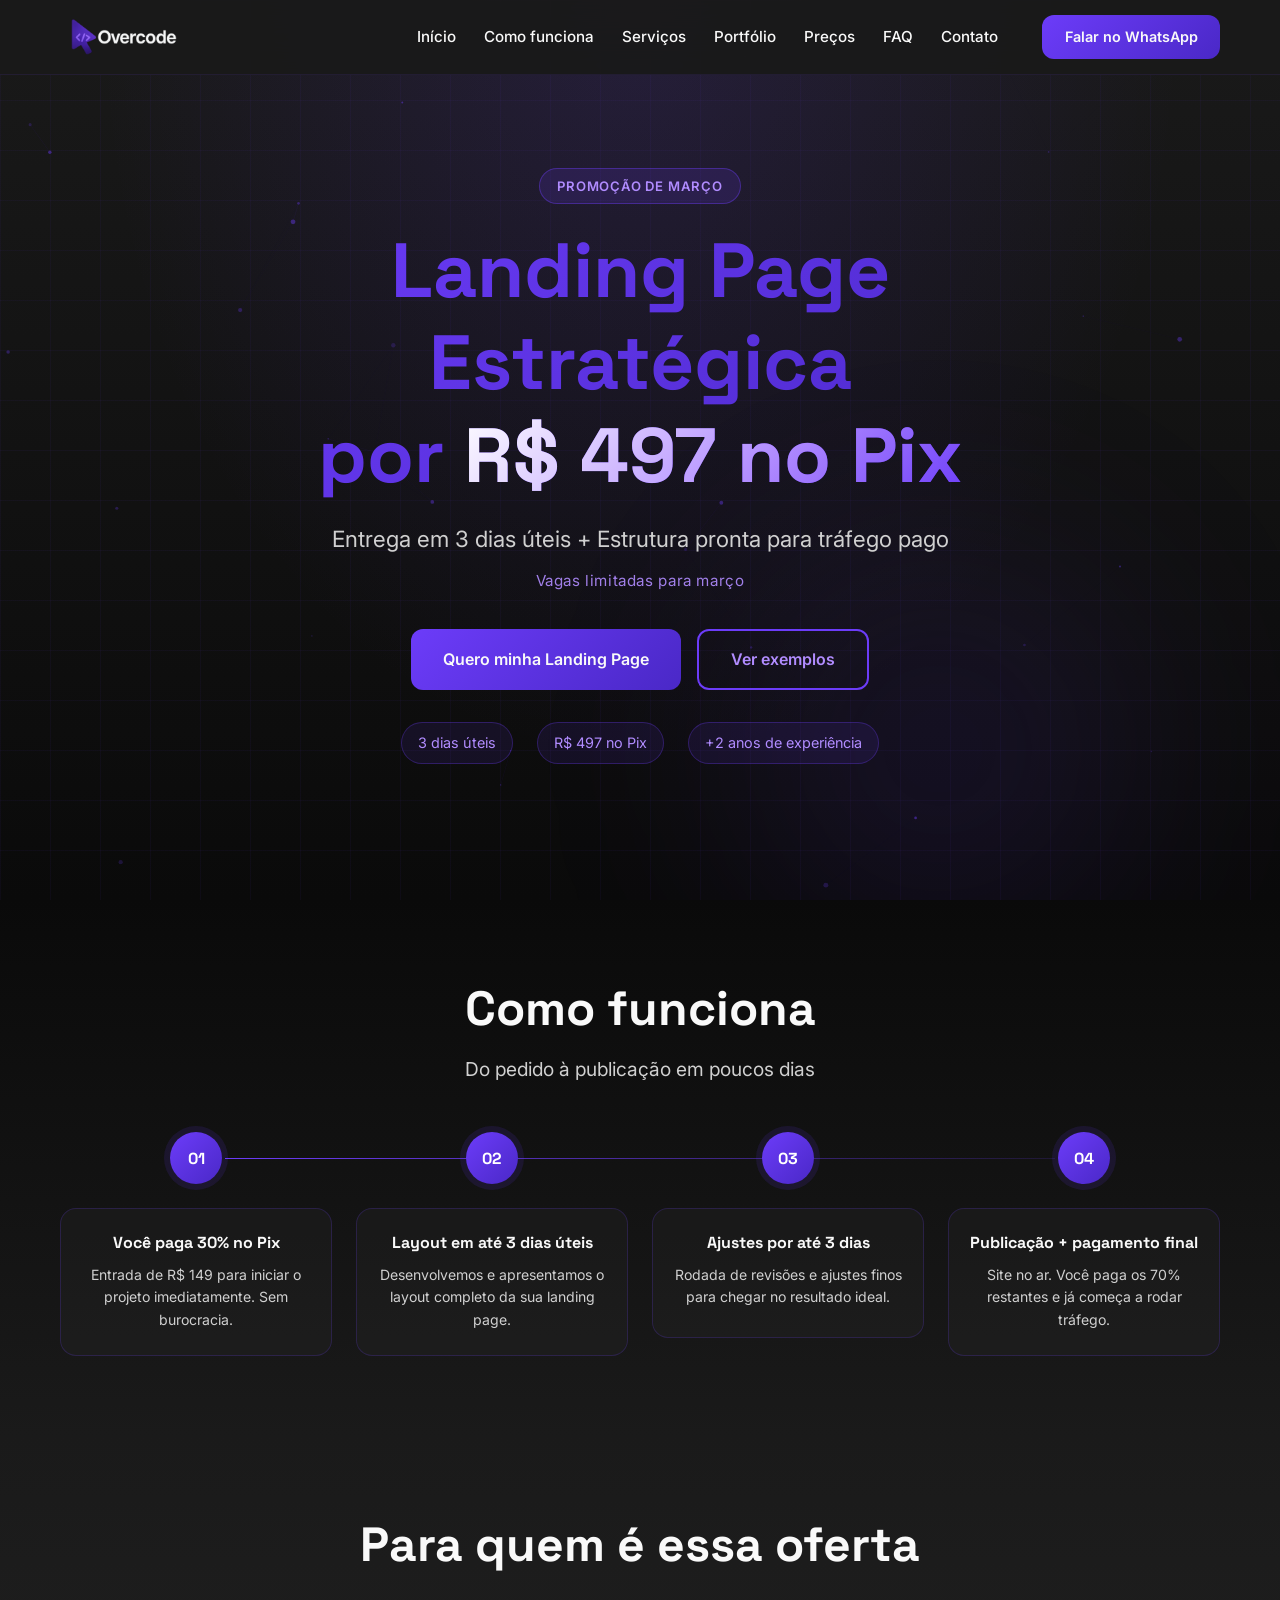
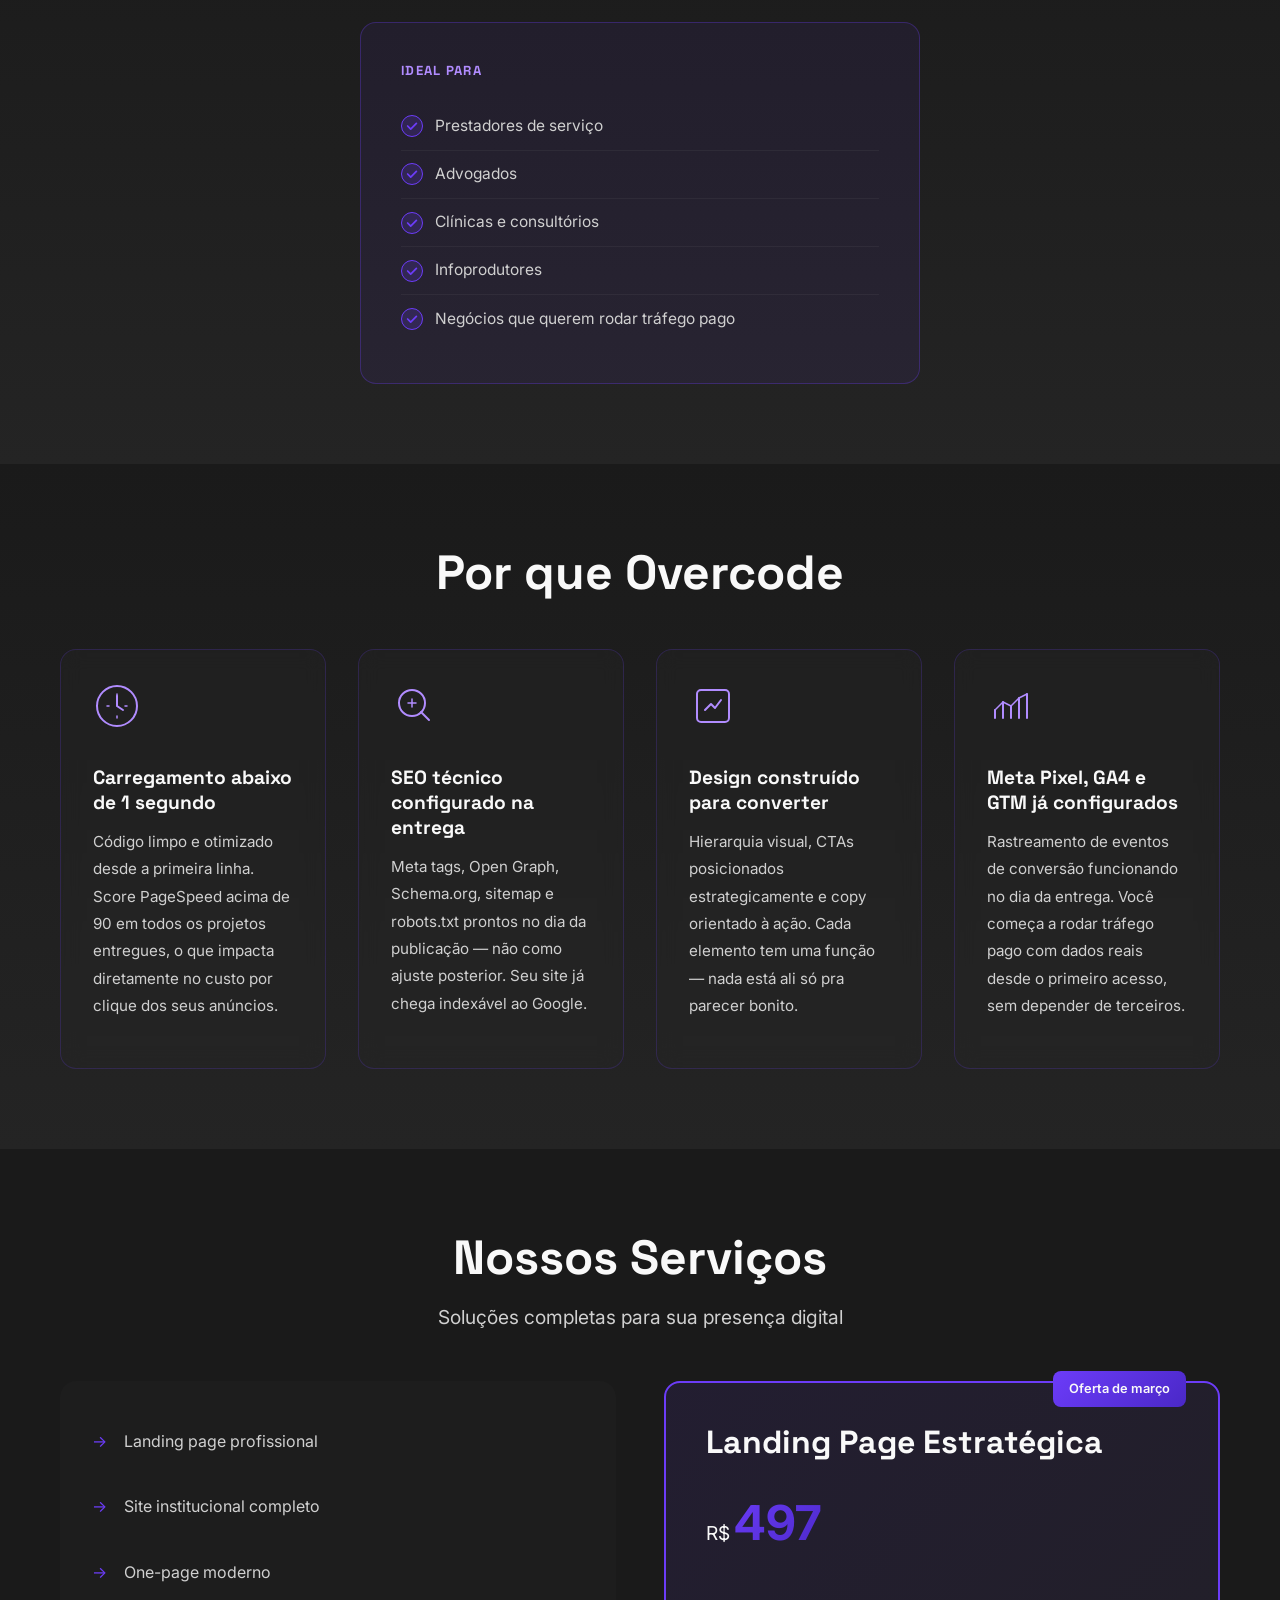
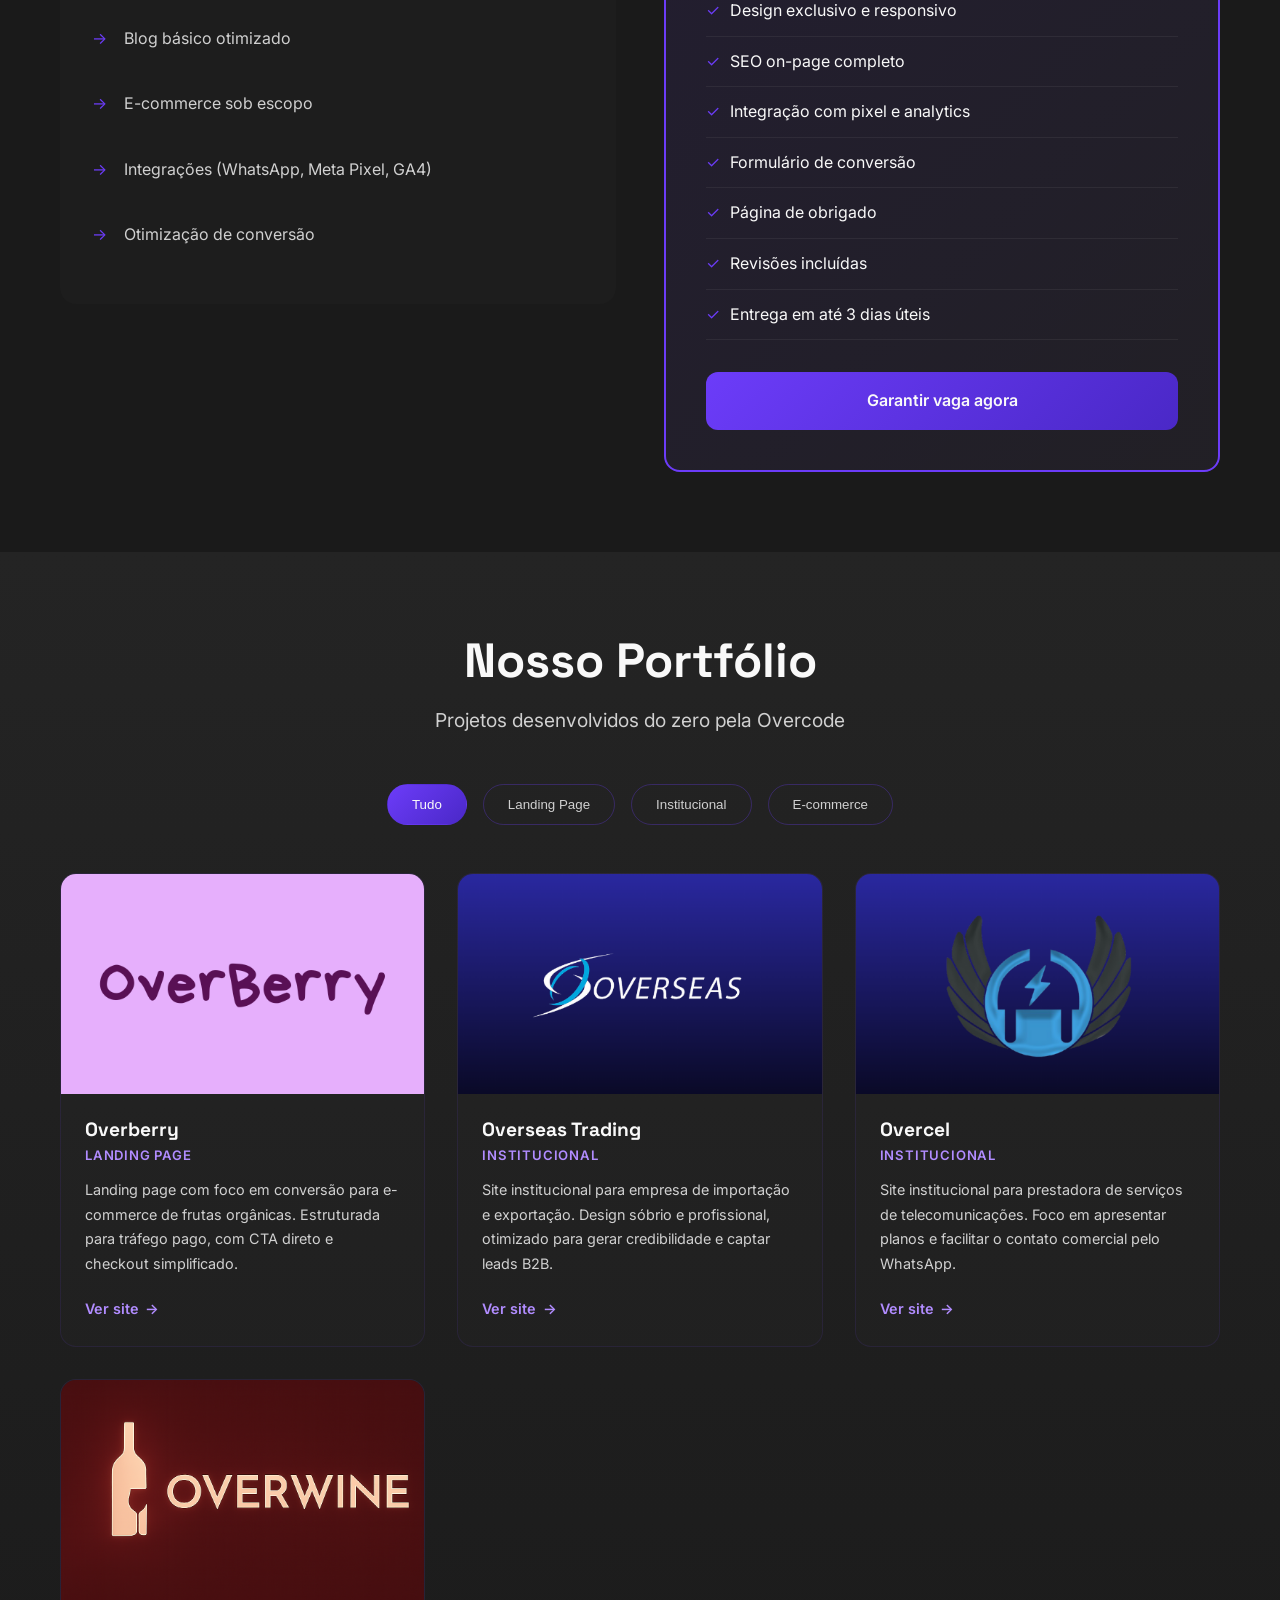
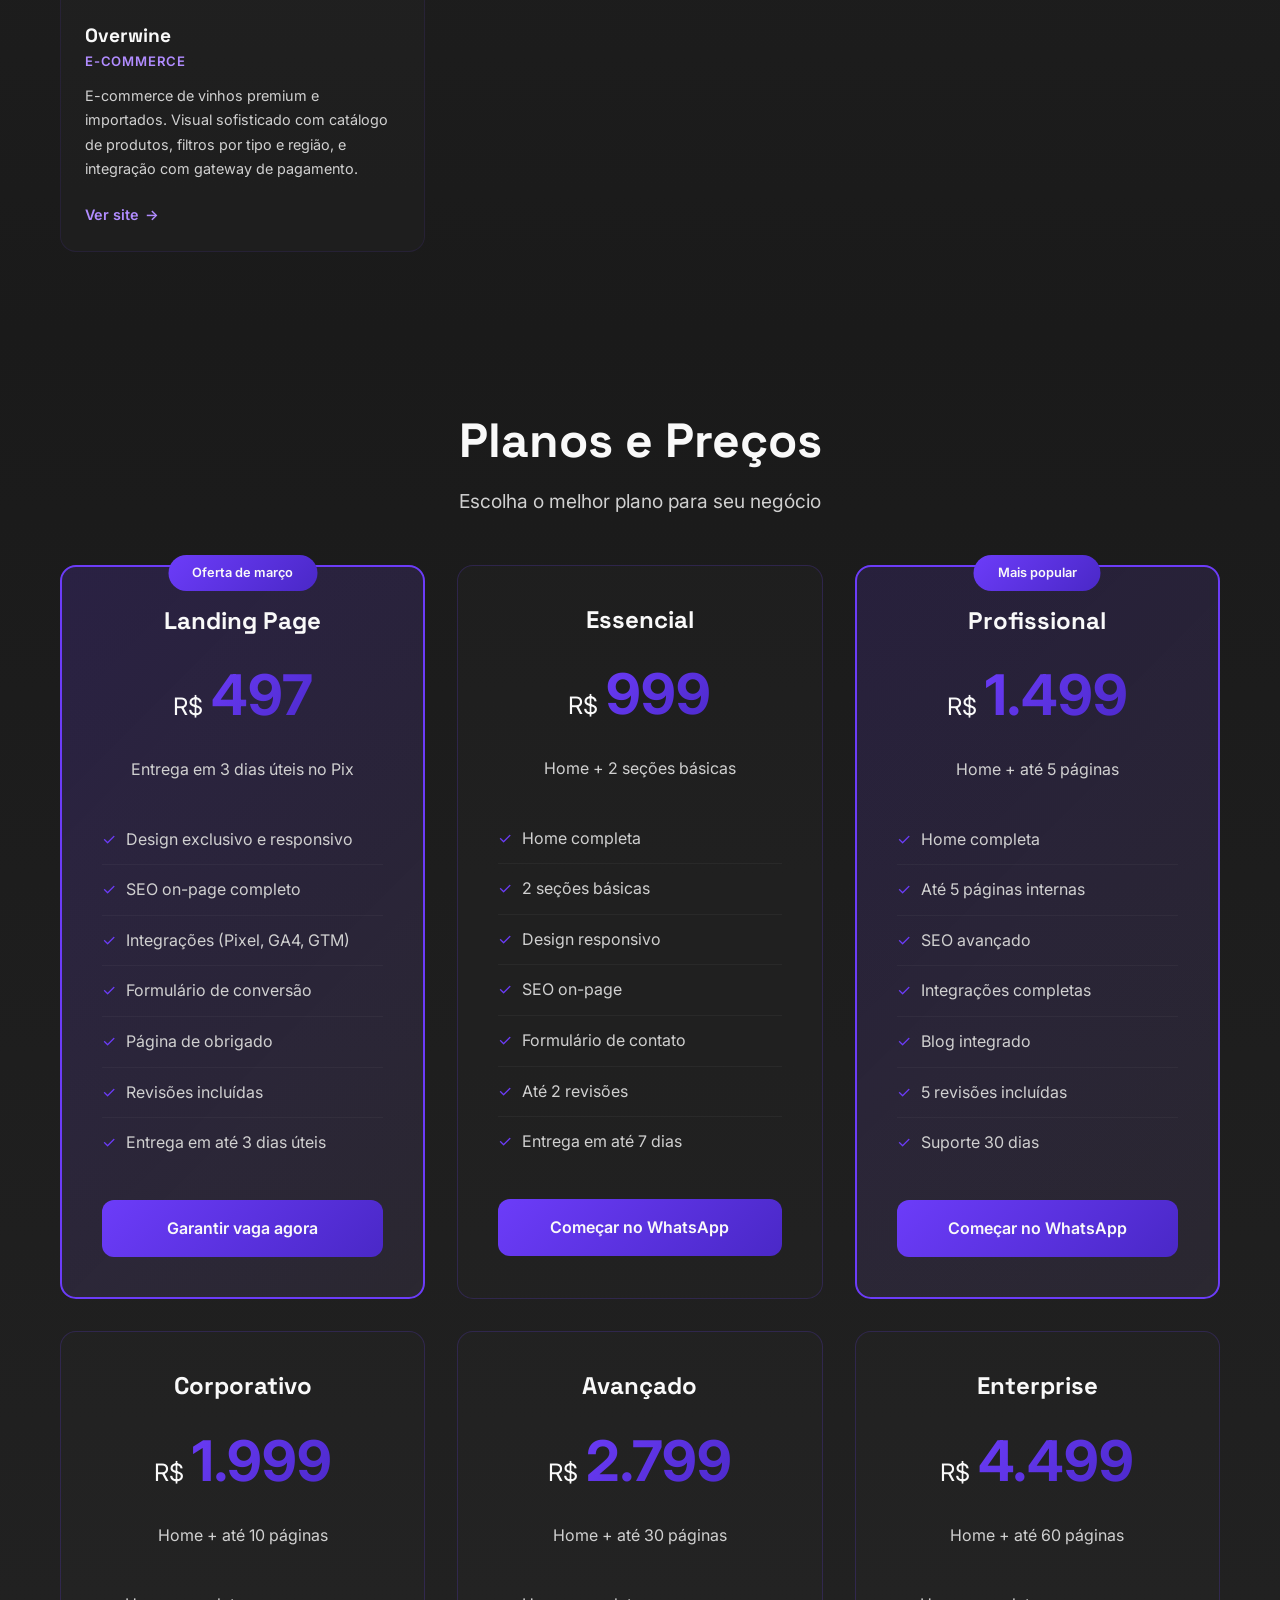
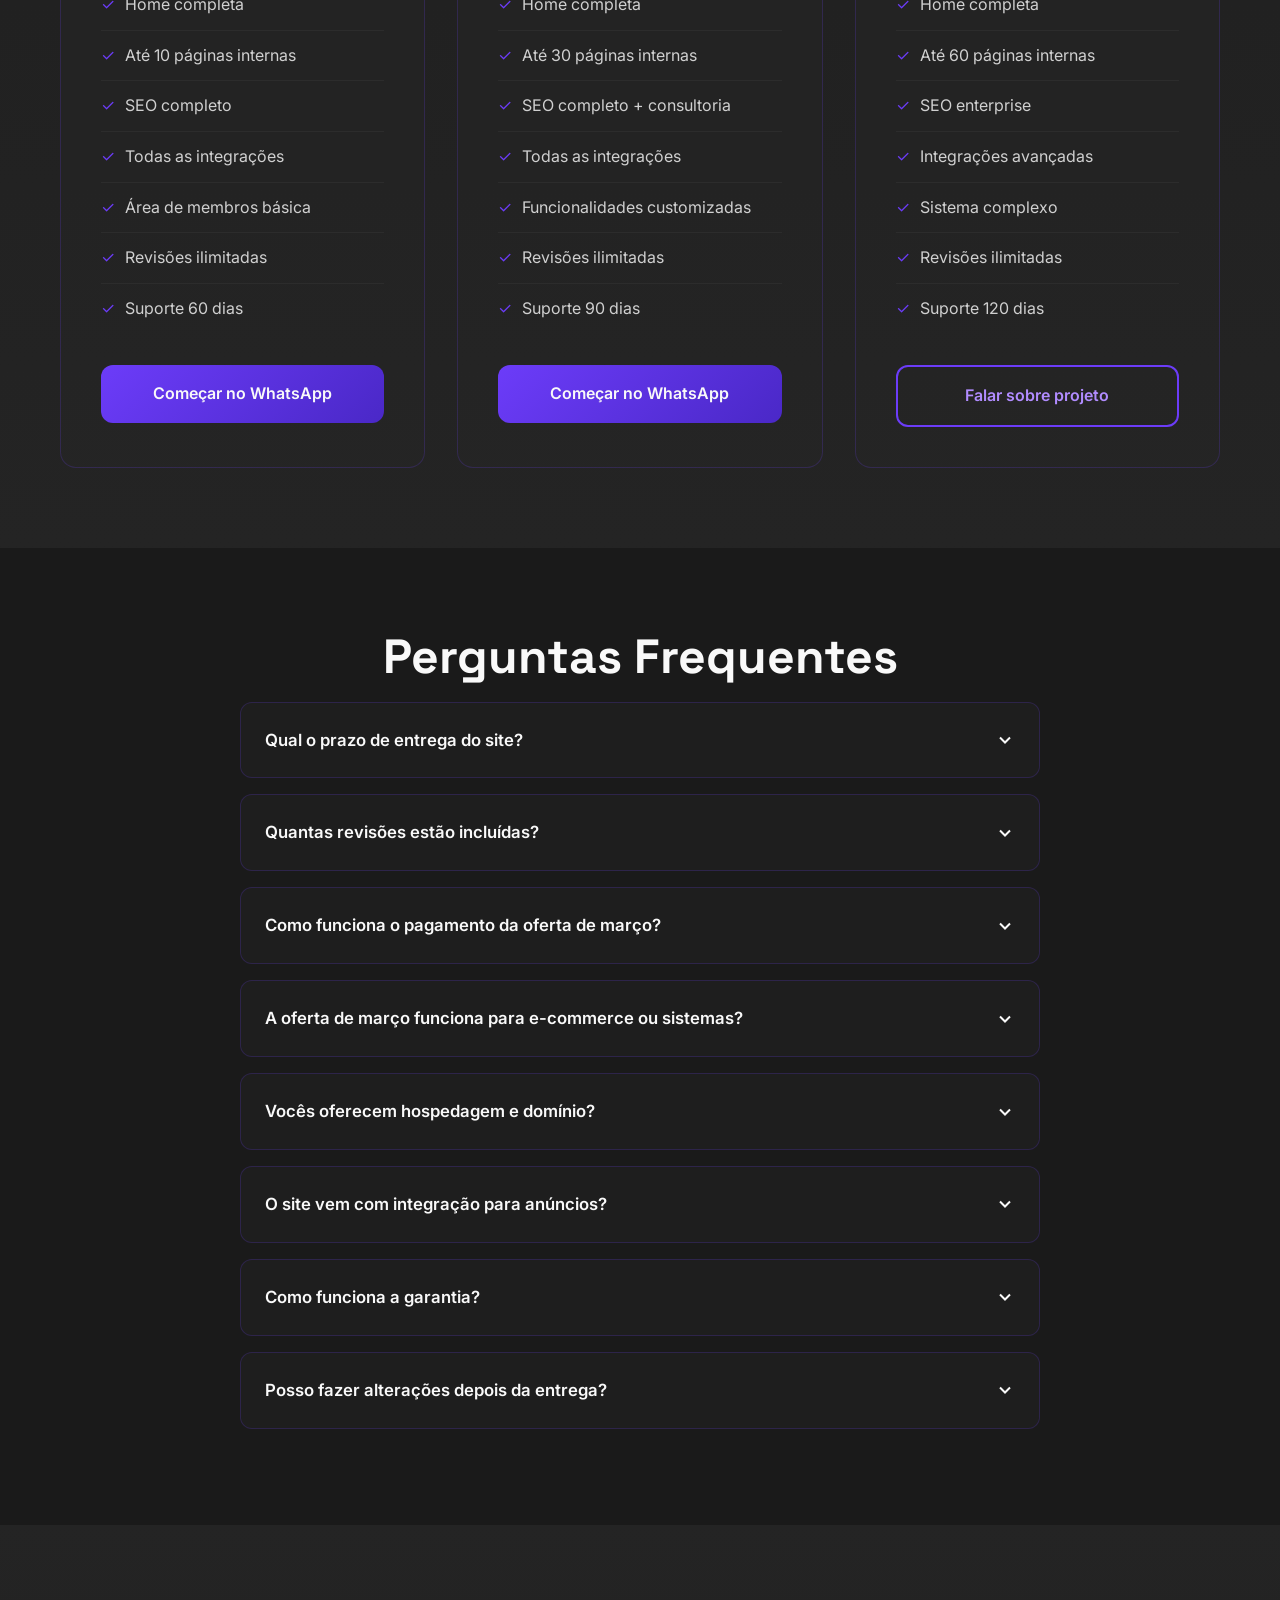
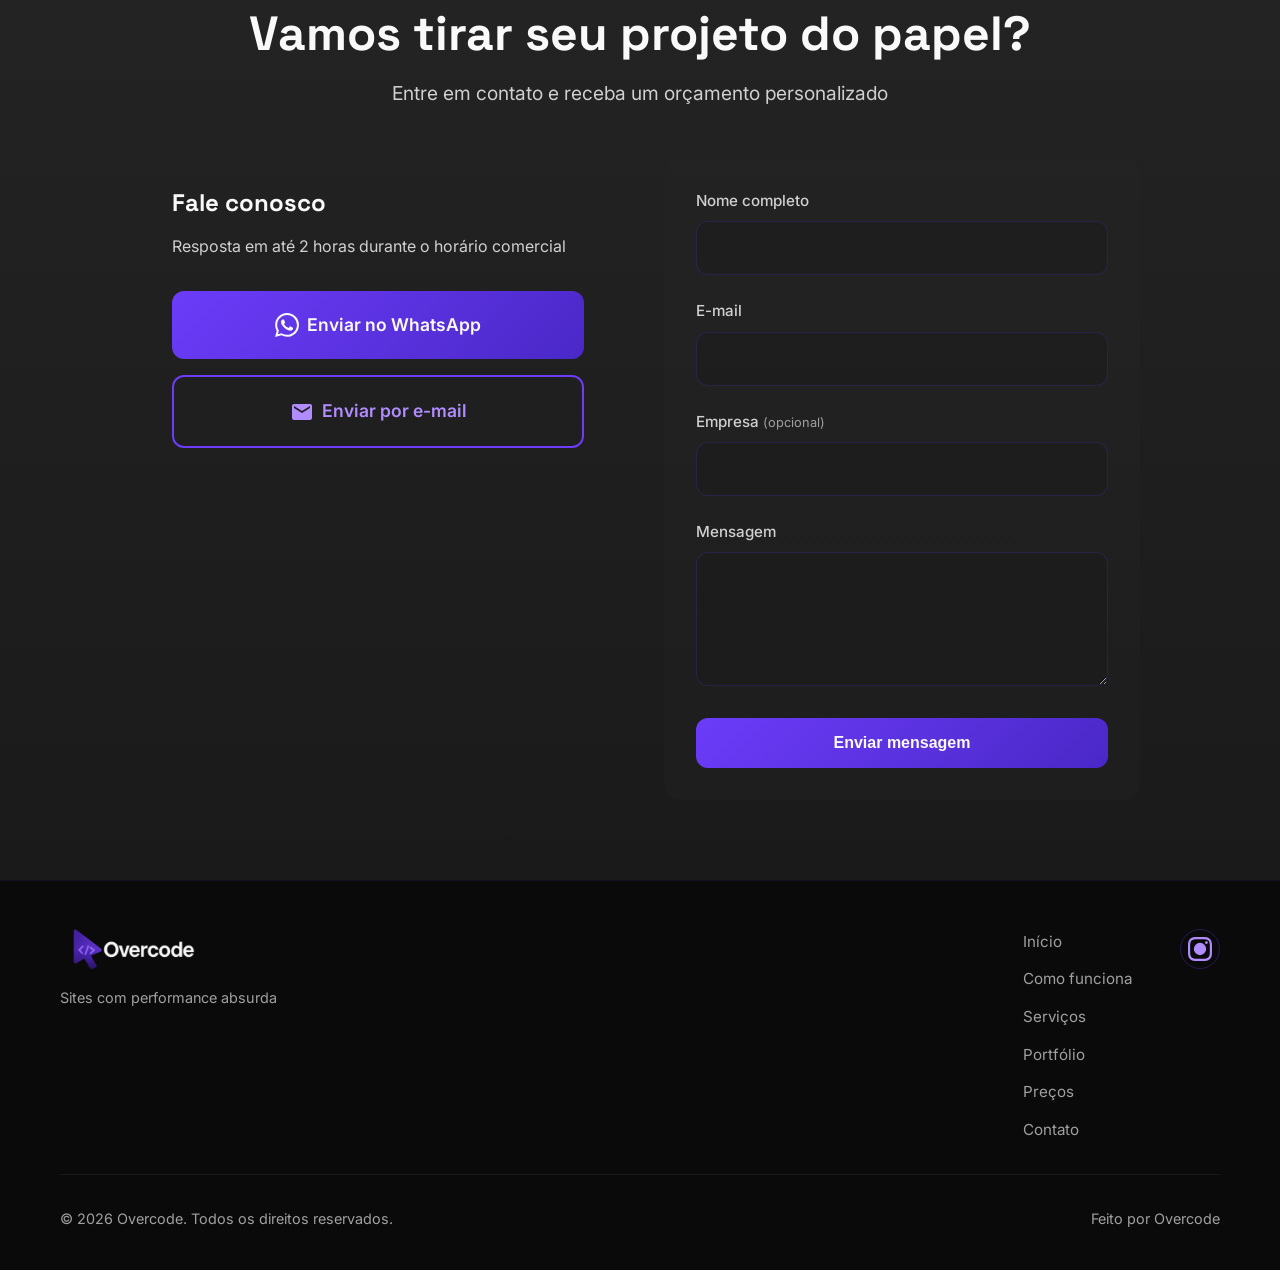
<file: index.html>
<!DOCTYPE html>
<html lang="pt-BR">

<head>
    <!-- Google Tag Manager -->
    <script>(function(w,d,s,l,i){w[l]=w[l]||[];w[l].push({'gtm.start':
    new Date().getTime(),event:'gtm.js'});var f=d.getElementsByTagName(s)[0],
    j=d.createElement(s),dl=l!='dataLayer'?'&l='+l:'';j.async=true;j.src=
    'https://www.googletagmanager.com/gtm.js?id='+i+dl;f.parentNode.insertBefore(j,f);
    })(window,document,'script','dataLayer','GTM-MJXRC937');</script>
    <!-- End Google Tag Manager -->
    <!-- Google tag (gtag.js) -->
    <script async src="https://www.googletagmanager.com/gtag/js?id=AW-17985899897"></script>
    <script>
        window.dataLayer = window.dataLayer || [];
        function gtag() { dataLayer.push(arguments); }
        gtag('js', new Date());
        gtag('config', 'AW-17985899897');
    </script>
    <meta charset="UTF-8">
    <meta name="viewport" content="width=device-width, initial-scale=1.0">

    <title>Overcode - Sites Rápidos e Profissionais | Landing Pages</title>
    <meta name="description"
        content="Criamos sites profissionais com performance absurda. Landing pages com SEO, design moderno e foco em conversão. A partir de R$ 497. Entrega em 3 dias úteis!">
    <meta name="keywords"
        content="criação de sites, landing page profissional, desenvolvimento web, sites rápidos, SEO, design responsivo, overcode, sites em indaiatuba">
    <meta name="author" content="Overcode">
    <meta name="copyright" content="© 2026 Overcode">
    <meta name="language" content="Portuguese">
    <meta name="revisit-after" content="7 days">
    <meta name="robots" content="index, follow, max-image-preview:large, max-snippet:-1, max-video-preview:-1">
    <meta name="googlebot" content="index, follow">

    <link rel="canonical" href="https://overcodebrasil.com.br/">
    <link rel="alternate" hreflang="pt-BR" href="https://overcodebrasil.com.br/">
    <link rel="alternate" hreflang="x-default" href="https://overcodebrasil.com.br/">

    <link rel="preconnect" href="https://fonts.googleapis.com">
    <link rel="preconnect" href="https://fonts.gstatic.com" crossorigin>
    <link rel="dns-prefetch" href="https://fonts.googleapis.com">

    <link rel="icon" type="image/png" sizes="32x32" href="assets/images/favicon-32x32.png">
    <link rel="icon" type="image/png" sizes="16x16" href="assets/images/favicon-16x16.png">
    <link rel="apple-touch-icon" sizes="180x180" href="assets/images/apple-touch-icon.png">
    <link rel="icon" type="image/svg+xml" href="assets/favicon.svg">

    <meta property="og:type" content="website">
    <meta property="og:site_name" content="Overcode">
    <meta property="og:title" content="Overcode - Landing Page por R$497 no Pix — Entrega em 3 dias">
    <meta property="og:description"
        content="Landing pages profissionais com SEO e estrutura de anúncios desde o dia 1. Sites ultra-rápidos, design moderno e foco em conversão.">
    <meta property="og:url" content="https://overcodebrasil.com.br/">
    <meta property="og:image" content="https://overcodebrasil.com.br/assets/images/og-image.jpg">
    <meta property="og:image:secure_url" content="https://overcodebrasil.com.br/assets/images/og-image.jpg">
    <meta property="og:image:type" content="image/png">
    <meta property="og:image:width" content="1200">
    <meta property="og:image:height" content="630">
    <meta property="og:image:alt" content="Overcode - Desenvolvimento de Sites Profissionais">
    <meta property="og:locale" content="pt_BR">

    <meta name="twitter:card" content="summary_large_image">
    <meta name="twitter:title" content="Overcode - Landing Page por R$497 no Pix — Entrega em 3 dias">
    <meta name="twitter:description"
        content="Landing pages profissionais com SEO e estrutura de anúncios desde o dia 1.">
    <meta name="twitter:image" content="https://overcodebrasil.com.br/assets/og-image.jpg">
    <meta name="twitter:image:alt" content="Overcode - Desenvolvimento de Sites Profissionais">

    <meta name="theme-color" content="#6C3CF9">
    <meta name="msapplication-TileColor" content="#6C3CF9">
    <meta name="msapplication-TileImage" content="assets/mstile-144x144.png">

    <link rel="manifest" href="site.webmanifest">

    <style>
        :root {
            --purple-main: #6C3CF9;
            --purple-light: #B18CFF;
            --dark: #1A1A1A;
            --white-soft: #F9F9F9;
            --gradient-purple: linear-gradient(135deg, #6C3CF9 0%, #4A28C7 100%);
        }

        * {
            margin: 0;
            padding: 0;
            box-sizing: border-box;
        }

        html {
            scroll-behavior: smooth;
        }

        body {
            font-family: 'Inter', system-ui, -apple-system, sans-serif;
            background-color: var(--dark);
            color: var(--white-soft);
            line-height: 1.6;
            overflow-x: hidden;
        }

        .header {
            position: fixed;
            top: 0;
            left: 0;
            right: 0;
            z-index: 1000;
            background: rgba(26, 26, 26, 0.95);
            backdrop-filter: blur(20px);
            border-bottom: 1px solid rgba(108, 60, 249, 0.1);
            padding: 0.75rem 0;
        }

        .container {
            max-width: 1200px;
            margin: 0 auto;
            padding: 0 20px;
        }

        .nav__wrapper {
            display: flex;
            align-items: center;
            justify-content: space-between;
            height: 50px;
        }

        .nav__logo img {
            height: 36px;
            width: auto;
            display: block;
        }

        .nav__menu {
            display: flex;
            align-items: center;
            list-style: none;
            gap: 1.5rem;
            margin: 0;
            padding: 0;
        }

        .nav__link {
            color: var(--white-soft);
            text-decoration: none;
            font-weight: 500;
            font-size: 0.95rem;
        }

        .nav__cta {
            padding: 0.65rem 1.4rem;
            background: var(--gradient-purple);
            color: var(--white-soft);
            border-radius: 12px;
            text-decoration: none;
            font-weight: 600;
            font-size: 0.95rem;
            margin-left: 1rem;
        }

        .nav__toggle {
            display: none;
        }

        .hero {
            min-height: 100vh;
            display: flex;
            align-items: center;
            position: relative;
            background: radial-gradient(ellipse at top, rgba(108, 60, 249, 0.2) 0%, transparent 60%),
                linear-gradient(180deg, #1A1A1A 0%, #0A0A0A 100%);
        }

        @media (max-width: 968px) {
            .nav__toggle {
                display: block;
                background: none;
                border: none;
                padding: 0.5rem;
                cursor: pointer;
            }

            .nav__toggle-line {
                display: block;
                width: 24px;
                height: 2px;
                background: var(--white-soft);
                margin: 5px 0;
            }

            .nav__menu {
                position: fixed;
                top: 0;
                right: -100%;
                width: 100%;
                height: 100vh;
                background: rgba(26, 26, 26, 0.98);
                flex-direction: column;
                justify-content: center;
                padding: 2rem;
                transition: right 0.3s ease;
            }
        }

        @media (prefers-reduced-motion: reduce) {
            * {
                animation-duration: 0.01ms !important;
                animation-iteration-count: 1 !important;
                transition-duration: 0.01ms !important;
            }
        }
    </style>

    <link
        href="https://fonts.googleapis.com/css2?family=Inter:wght@400;500;600;700&family=Space+Grotesk:wght@500;700&display=swap"
        rel="stylesheet">
    <link rel="stylesheet" href="styles.css">

    <script type="application/ld+json">
    {
      "@context": "https://schema.org",
      "@type": "ProfessionalService",
      "name": "Overcode",
      "alternateName": "Overcode Desenvolvimento Web",
      "description": "Agência especializada em desenvolvimento de sites profissionais, landing pages e e-commerce com foco em performance e conversão",
      "url": "https://overcodebrasil.com.br",
      "logo": "https://overcodebrasil.com.br/logo.png",
      "image": "https://overcodebrasil.com.br/assets/og-image.jpg",
      "telephone": "+55-19-98280-0307",
      "email": "igororlandibarros@gmail.com",
      "priceRange": "R$ 497 - R$ 4.499",
      "address": {
        "@type": "PostalAddress",
        "addressCountry": "BR",
        "addressRegion": "SP",
        "addressLocality": "Indaiatuba"
      },
      "openingHoursSpecification": {
        "@type": "OpeningHoursSpecification",
        "dayOfWeek": ["Monday","Tuesday","Wednesday","Thursday","Friday"],
        "opens": "09:00",
        "closes": "18:00"
      },
      "sameAs": ["https://instagram.com/overcode.br"],
      "areaServed": { "@type": "Country", "name": "Brasil" },
      "serviceType": ["Desenvolvimento de Sites","Landing Pages","E-commerce","SEO","Design Responsivo"],
      "offers": { "@type": "AggregateOffer", "priceCurrency": "BRL", "lowPrice": "497", "highPrice": "4499", "offerCount": "5" }
    }
    </script>
</head>

<body>
    <!-- Google Tag Manager (noscript) -->
    <noscript><iframe src="https://www.googletagmanager.com/ns.html?id=GTM-MJXRC937"
    height="0" width="0" style="display:none;visibility:hidden"></iframe></noscript>
    <!-- End Google Tag Manager (noscript) -->

    <canvas id="particles-canvas" aria-hidden="true"></canvas>

    <!-- HEADER / NAV -->
    <header class="header" role="banner">
        <div class="container">
            <nav class="nav__wrapper" role="navigation" aria-label="Menu principal">
                <a href="#inicio" class="nav__logo" aria-label="Overcode - Ir para página inicial">
                    <img src="assets/images/logo.png" alt="Overcode - Desenvolvimento de Sites Profissionais"
                        width="150" height="36" loading="eager">
                </a>

                <button class="nav__toggle" aria-label="Abrir menu" aria-expanded="false">
                    <span class="nav__toggle-line"></span>
                    <span class="nav__toggle-line"></span>
                    <span class="nav__toggle-line"></span>
                </button>

                <ul class="nav__menu">
                    <li><a href="#inicio" class="nav__link">Início</a></li>
                    <li><a href="#como-funciona" class="nav__link">Como funciona</a></li>
                    <li><a href="#servicos" class="nav__link">Serviços</a></li>
                    <li><a href="#portfolio" class="nav__link">Portfólio</a></li>
                    <li><a href="#precos" class="nav__link">Preços</a></li>
                    <li><a href="#faq" class="nav__link">FAQ</a></li>
                    <li><a href="#contato" class="nav__link">Contato</a></li>
                    <li>
                        <a href="https://api.whatsapp.com/send/?phone=5519982800307&text=Ol%C3%A1%21+Gostaria+de+saber+mais+sobre+os+servi%C3%A7os+de+desenvolvimento+de+website.&type=phone_number&app_absent=0"
                            class="nav__cta" target="_blank" rel="noopener noreferrer">
                            Falar no WhatsApp
                        </a>
                    </li>
                </ul>
            </nav>
        </div>
    </header>

    <main role="main">

        <!-- HERO -->
        <section id="inicio" class="hero">
            <div class="container">
                <div class="hero__content" data-reveal>
                    <div class="hero__promo-tag">Promoção de Março</div>
                    <h1 class="hero__title">Landing Page Estratégica<br>por <span
                            class="hero__price-highlight">R$&nbsp;497 no Pix</span></h1>
                    <p class="hero__subtitle">Entrega em 3 dias úteis + Estrutura pronta para tráfego pago</p>
                    <p class="hero__urgency">Vagas limitadas para março</p>

                    <div class="hero__actions">
                        <a href="lp497.html" class="btn btn--primary">
                            <span>Quero minha Landing Page</span>
                        </a>
                        <a href="#portfolio" class="btn btn--secondary">
                            <span>Ver exemplos</span>
                        </a>
                    </div>

                    <div class="hero__badges">
                        <span class="badge">3 dias úteis</span>
                        <span class="badge">R$ 497 no Pix</span>
                        <span class="badge">+2 anos de experiência</span>
                    </div>
                </div>

                <div class="hero__visual" aria-hidden="true">
                    <div class="hero__glow"></div>
                    <div class="hero__grid"></div>
                </div>
            </div>
        </section>

        <!-- COMO FUNCIONA -->
        <section id="como-funciona" class="how-it-works">
            <div class="container">
                <h2 class="section__title" data-reveal>Como funciona</h2>
                <p class="section__subtitle" data-reveal>Do pedido à publicação em poucos dias</p>

                <div class="steps__grid">
                    <article class="step-card" data-reveal>
                        <div class="step-card__number">01</div>
                        <div class="step-card__body">
                            <h3 class="step-card__title">Você paga 30% no Pix</h3>
                            <p class="step-card__text">Entrada de R$&nbsp;149 para iniciar o projeto imediatamente. Sem
                                burocracia.</p>
                        </div>
                    </article>

                    <article class="step-card" data-reveal>
                        <div class="step-card__number">02</div>
                        <div class="step-card__body">
                            <h3 class="step-card__title">Layout em até 3 dias úteis</h3>
                            <p class="step-card__text">Desenvolvemos e apresentamos o layout completo da sua landing
                                page.</p>
                        </div>
                    </article>

                    <article class="step-card" data-reveal>
                        <div class="step-card__number">03</div>
                        <div class="step-card__body">
                            <h3 class="step-card__title">Ajustes por até 3 dias</h3>
                            <p class="step-card__text">Rodada de revisões e ajustes finos para chegar no resultado
                                ideal.</p>
                        </div>
                    </article>

                    <article class="step-card" data-reveal>
                        <div class="step-card__number">04</div>
                        <div class="step-card__body">
                            <h3 class="step-card__title">Publicação + pagamento final</h3>
                            <p class="step-card__text">Site no ar. Você paga os 70% restantes e já começa a rodar
                                tráfego.</p>
                        </div>
                    </article>
                </div>
            </div>
        </section>

        <!-- PARA QUEM — sem a seção "Não inclui", movida pro FAQ -->
        <section id="para-quem" class="target-section">
            <div class="container">
                <h2 class="section__title" data-reveal>Para quem é essa oferta</h2>

                <div class="target__grid target__grid--single" data-reveal>
                    <div class="target__col target__col--yes">
                        <h3 class="target__col-title target__col-title--yes">Ideal para</h3>
                        <ul class="target__list">
                            <li class="target__item target__item--yes">Prestadores de serviço</li>
                            <li class="target__item target__item--yes">Advogados</li>
                            <li class="target__item target__item--yes">Clínicas e consultórios</li>
                            <li class="target__item target__item--yes">Infoprodutores</li>
                            <li class="target__item target__item--yes">Negócios que querem rodar tráfego pago</li>
                        </ul>
                    </div>
                </div>
            </div>
        </section>

        <!-- POR QUE OVERCODE — copy mais concreto -->
        <section id="porque" class="features">
            <div class="container">
                <h2 class="section__title" data-reveal>Por que Overcode</h2>

                <div class="features__grid">
                    <!-- Diferencial 1: Performance -->
                    <article class="feature-card" data-reveal>
                        <div class="feature-card__icon">
                            <svg width="48" height="48" viewBox="0 0 48 48" fill="none"
                                xmlns="http://www.w3.org/2000/svg" aria-hidden="true">
                                <circle cx="24" cy="24" r="20" stroke="currentColor" stroke-width="2" />
                                <path d="M24 14v10l6 4" stroke="currentColor" stroke-width="2" stroke-linecap="round" />
                                <path d="M14 24h2M32 24h2M24 14v-2M24 34v2" stroke="currentColor" stroke-width="1.5"
                                    stroke-linecap="round" />
                            </svg>
                        </div>
                        <h3 class="feature-card__title">Carregamento abaixo de 1 segundo</h3>
                        <p class="feature-card__text">Código limpo e otimizado desde a primeira linha. Score PageSpeed
                            acima de 90 em todos os projetos entregues, o que impacta diretamente no custo por clique
                            dos seus anúncios.</p>
                    </article>

                    <!-- Diferencial 2: SEO -->
                    <article class="feature-card" data-reveal>
                        <div class="feature-card__icon">
                            <svg width="48" height="48" viewBox="0 0 48 48" fill="none"
                                xmlns="http://www.w3.org/2000/svg" aria-hidden="true">
                                <circle cx="21" cy="21" r="13" stroke="currentColor" stroke-width="2" />
                                <path d="M30 30l8 8" stroke="currentColor" stroke-width="2" stroke-linecap="round" />
                                <path d="M17 21h8M21 17v8" stroke="currentColor" stroke-width="1.5"
                                    stroke-linecap="round" />
                            </svg>
                        </div>
                        <h3 class="feature-card__title">SEO técnico configurado na entrega</h3>
                        <p class="feature-card__text">Meta tags, Open Graph, Schema.org, sitemap e robots.txt prontos no
                            dia da publicação — não como ajuste posterior. Seu site já chega indexável ao Google.</p>
                    </article>

                    <!-- Diferencial 3: Conversão -->
                    <article class="feature-card" data-reveal>
                        <div class="feature-card__icon">
                            <svg width="48" height="48" viewBox="0 0 48 48" fill="none"
                                xmlns="http://www.w3.org/2000/svg" aria-hidden="true">
                                <rect x="8" y="8" width="32" height="32" rx="4" stroke="currentColor"
                                    stroke-width="2" />
                                <path d="M16 28l6-6 4 4 6-8" stroke="currentColor" stroke-width="2"
                                    stroke-linecap="round" stroke-linejoin="round" />
                            </svg>
                        </div>
                        <h3 class="feature-card__title">Design construído para converter</h3>
                        <p class="feature-card__text">Hierarquia visual, CTAs posicionados estrategicamente e copy
                            orientado à ação. Cada elemento tem uma função — nada está ali só pra parecer bonito.</p>
                    </article>

                    <!-- Diferencial 4: Rastreamento -->
                    <article class="feature-card" data-reveal>
                        <div class="feature-card__icon">
                            <svg width="48" height="48" viewBox="0 0 48 48" fill="none"
                                xmlns="http://www.w3.org/2000/svg" aria-hidden="true">
                                <path d="M8 36V28M16 36V20M24 36V24M32 36V16M40 36V12" stroke="currentColor"
                                    stroke-width="2" stroke-linecap="round" />
                                <path d="M8 28l8-8 8 4 8-8 8-4" stroke="currentColor" stroke-width="1.5"
                                    stroke-linecap="round" stroke-linejoin="round" />
                            </svg>
                        </div>
                        <h3 class="feature-card__title">Meta Pixel, GA4 e GTM já configurados</h3>
                        <p class="feature-card__text">Rastreamento de eventos de conversão funcionando no dia da
                            entrega. Você começa a rodar tráfego pago com dados reais desde o primeiro acesso, sem
                            depender de terceiros.</p>
                    </article>
                </div>
            </div>
        </section>

        <!-- SERVIÇOS -->
        <section id="servicos" class="services">
            <div class="container">
                <h2 class="section__title" data-reveal>Nossos Serviços</h2>
                <p class="section__subtitle" data-reveal>Soluções completas para sua presença digital</p>

                <div class="services__content" data-reveal>
                    <div class="services__list">
                        <ul class="services__items">
                            <li>Landing page profissional</li>
                            <li>Site institucional completo</li>
                            <li>One-page moderno</li>
                            <li>Blog básico otimizado</li>
                            <li>E-commerce sob escopo</li>
                            <li>Integrações (WhatsApp, Meta Pixel, GA4)</li>
                            <li>Otimização de conversão</li>
                        </ul>
                    </div>

                    <div class="services__highlight">
                        <div class="service-card service-card--featured">
                            <span class="service-card__badge">Oferta de março</span>
                            <h3 class="service-card__title">Landing Page Estratégica</h3>
                            <div class="service-card__price">
                                <span class="service-card__currency">R$</span>
                                <span class="service-card__value">497</span>
                            </div>
                            <ul class="service-card__features">
                                <li>Design exclusivo e responsivo</li>
                                <li>SEO on-page completo</li>
                                <li>Integração com pixel e analytics</li>
                                <li>Formulário de conversão</li>
                                <li>Página de obrigado</li>
                                <li>Revisões incluídas</li>
                                <li>Entrega em até 3 dias úteis</li>
                            </ul>
                            <a href="https://api.whatsapp.com/send/?phone=5519982800307&text=Quero%20a%20Landing%20Page%20por%20R%24497%20%E2%80%94%20promo%C3%A7%C3%A3o%20de%20mar%C3%A7o&type=phone_number&app_absent=0"
                                class="btn btn--primary btn--block" target="_blank" rel="noopener noreferrer">
                                Garantir vaga agora
                            </a>
                        </div>
                    </div>
                </div>
            </div>
        </section>

        <!-- PORTFÓLIO — com contexto em cada projeto -->
        <section id="portfolio" class="portfolio">
            <div class="container">
                <h2 class="section__title" data-reveal>Nosso Portfólio</h2>
                <p class="section__subtitle" data-reveal>Projetos desenvolvidos do zero pela Overcode</p>

                <div class="portfolio__filters" data-reveal>
                    <button class="filter-btn filter-btn--active" data-filter="all">Tudo</button>
                    <button class="filter-btn" data-filter="landing">Landing Page</button>
                    <button class="filter-btn" data-filter="institucional">Institucional</button>
                    <button class="filter-btn" data-filter="ecommerce">E-commerce</button>
                </div>

                <div class="portfolio__grid">
                    <article class="portfolio-card" data-category="landing" data-reveal itemscope
                        itemtype="https://schema.org/CreativeWork">
                        <div class="portfolio-card__image">
                            <div class="portfolio-card__placeholder">
                                <img src="assets/images/overberry.png"
                                    alt="Overberry - Landing Page para E-commerce de Frutas Orgânicas" loading="lazy"
                                    width="350" height="250">
                            </div>
                        </div>
                        <div class="portfolio-card__content">
                            <h3 class="portfolio-card__title" itemprop="name">Overberry</h3>
                            <p class="portfolio-card__category" itemprop="category">Landing Page</p>
                            <p class="portfolio-card__desc">Landing page com foco em conversão para e-commerce de frutas
                                orgânicas. Estruturada para tráfego pago, com CTA direto e checkout simplificado.</p>
                            <a href="https://overberry.com.br/" target="_blank" rel="noopener noreferrer nofollow"
                                class="portfolio-card__link"
                                aria-label="Visitar site da Overberry (abre em nova aba)">Ver site</a>
                        </div>
                    </article>

                    <article class="portfolio-card" data-category="institucional" data-reveal itemscope
                        itemtype="https://schema.org/CreativeWork">
                        <div class="portfolio-card__image">
                            <div class="portfolio-card__placeholder">
                                <img src="assets/images/overseas.png"
                                    alt="Overseas Trading - Site Institucional para Importação e Exportação"
                                    loading="lazy" width="350" height="250">
                            </div>
                        </div>
                        <div class="portfolio-card__content">
                            <h3 class="portfolio-card__title" itemprop="name">Overseas Trading</h3>
                            <p class="portfolio-card__category" itemprop="category">Institucional</p>
                            <p class="portfolio-card__desc">Site institucional para empresa de importação e exportação.
                                Design sóbrio e profissional, otimizado para gerar credibilidade e captar leads B2B.</p>
                            <a href="https://overseastrading.com.br/" target="_blank" rel="noopener noreferrer nofollow"
                                class="portfolio-card__link"
                                aria-label="Visitar site da Overseas Trading (abre em nova aba)">Ver site</a>
                        </div>
                    </article>

                    <article class="portfolio-card" data-category="institucional" data-reveal itemscope
                        itemtype="https://schema.org/CreativeWork">
                        <div class="portfolio-card__image">
                            <div class="portfolio-card__placeholder">
                                <img src="assets/images/overcel.png"
                                    alt="Overcel - Site Institucional para Serviços de Telecomunicações" loading="lazy"
                                    width="350" height="250">
                            </div>
                        </div>
                        <div class="portfolio-card__content">
                            <h3 class="portfolio-card__title" itemprop="name">Overcel</h3>
                            <p class="portfolio-card__category" itemprop="category">Institucional</p>
                            <p class="portfolio-card__desc">Site institucional para prestadora de serviços de
                                telecomunicações. Foco em apresentar planos e facilitar o contato comercial pelo
                                WhatsApp.</p>
                            <a href="https://www.overcel.com.br/" target="_blank" rel="noopener noreferrer nofollow"
                                class="portfolio-card__link" aria-label="Visitar site da Overcel (abre em nova aba)">Ver
                                site</a>
                        </div>
                    </article>

                    <article class="portfolio-card" data-category="ecommerce" data-reveal itemscope
                        itemtype="https://schema.org/CreativeWork">
                        <div class="portfolio-card__image">
                            <div class="portfolio-card__placeholder">
                                <img src="assets/images/overwine.png"
                                    alt="Overwine - E-commerce de Vinhos Premium e Importados" loading="lazy"
                                    width="350" height="250">
                            </div>
                        </div>
                        <div class="portfolio-card__content">
                            <h3 class="portfolio-card__title" itemprop="name">Overwine</h3>
                            <p class="portfolio-card__category" itemprop="category">E-commerce</p>
                            <p class="portfolio-card__desc">E-commerce de vinhos premium e importados. Visual
                                sofisticado com catálogo de produtos, filtros por tipo e região, e integração com
                                gateway de pagamento.</p>
                            <a href="https://overwine.com.br/" target="_blank" rel="noopener noreferrer nofollow"
                                class="portfolio-card__link"
                                aria-label="Visitar site da Overwine (abre em nova aba)">Ver site</a>
                        </div>
                    </article>
                </div>
            </div>
        </section>

        <!-- PREÇOS -->
        <section id="precos" class="pricing">
            <div class="container">
                <h2 class="section__title" data-reveal>Planos e Preços</h2>
                <p class="section__subtitle" data-reveal>Escolha o melhor plano para seu negócio</p>

                <div class="pricing__grid">
                    <article class="price-card price-card--promo" data-reveal>
                        <span class="price-card__badge">Oferta de março</span>
                        <h3 class="price-card__name">Landing Page</h3>
                        <div class="price-card__value">
                            <span class="price-card__currency">R$</span>
                            <span class="price-card__amount">497</span>
                        </div>
                        <p class="price-card__description">Entrega em 3 dias úteis no Pix</p>
                        <ul class="price-card__features">
                            <li>Design exclusivo e responsivo</li>
                            <li>SEO on-page completo</li>
                            <li>Integrações (Pixel, GA4, GTM)</li>
                            <li>Formulário de conversão</li>
                            <li>Página de obrigado</li>
                            <li>Revisões incluídas</li>
                            <li>Entrega em até 3 dias úteis</li>
                        </ul>
                        <a href="https://api.whatsapp.com/send/?phone=5519982800307&text=Quero%20a%20Landing%20Page%20por%20R%24497%20%E2%80%94%20promo%C3%A7%C3%A3o%20de%20mar%C3%A7o&type=phone_number&app_absent=0"
                            class="btn btn--primary btn--block" target="_blank" rel="noopener noreferrer">
                            Garantir vaga agora
                        </a>
                    </article>

                    <article class="price-card" data-reveal>
                        <h3 class="price-card__name">Essencial</h3>
                        <div class="price-card__value">
                            <span class="price-card__currency">R$</span>
                            <span class="price-card__amount">999</span>
                        </div>
                        <p class="price-card__description">Home + 2 seções básicas</p>
                        <ul class="price-card__features">
                            <li>Home completa</li>
                            <li>2 seções básicas</li>
                            <li>Design responsivo</li>
                            <li>SEO on-page</li>
                            <li>Formulário de contato</li>
                            <li>Até 2 revisões</li>
                            <li>Entrega em até 7 dias</li>
                        </ul>
                        <a href="https://api.whatsapp.com/send/?phone=5519982800307&text=Quero%20o%20plano%20Essencial&type=phone_number&app_absent=0"
                            class="btn btn--primary btn--block" target="_blank" rel="noopener noreferrer">
                            Começar no WhatsApp
                        </a>
                    </article>

                    <article class="price-card price-card--featured" data-reveal>
                        <span class="price-card__badge">Mais popular</span>
                        <h3 class="price-card__name">Profissional</h3>
                        <div class="price-card__value">
                            <span class="price-card__currency">R$</span>
                            <span class="price-card__amount">1.499</span>
                        </div>
                        <p class="price-card__description">Home + até 5 páginas</p>
                        <ul class="price-card__features">
                            <li>Home completa</li>
                            <li>Até 5 páginas internas</li>
                            <li>SEO avançado</li>
                            <li>Integrações completas</li>
                            <li>Blog integrado</li>
                            <li>5 revisões incluídas</li>
                            <li>Suporte 30 dias</li>
                        </ul>
                        <a href="https://api.whatsapp.com/send/?phone=5519982800307&text=Quero%20o%20plano%20Profissional&type=phone_number&app_absent=0"
                            class="btn btn--primary btn--block" target="_blank" rel="noopener noreferrer">
                            Começar no WhatsApp
                        </a>
                    </article>

                    <article class="price-card" data-reveal>
                        <h3 class="price-card__name">Corporativo</h3>
                        <div class="price-card__value">
                            <span class="price-card__currency">R$</span>
                            <span class="price-card__amount">1.999</span>
                        </div>
                        <p class="price-card__description">Home + até 10 páginas</p>
                        <ul class="price-card__features">
                            <li>Home completa</li>
                            <li>Até 10 páginas internas</li>
                            <li>SEO completo</li>
                            <li>Todas as integrações</li>
                            <li>Área de membros básica</li>
                            <li>Revisões ilimitadas</li>
                            <li>Suporte 60 dias</li>
                        </ul>
                        <a href="https://api.whatsapp.com/send/?phone=5519982800307&text=Quero%20o%20plano%20Corporativo&type=phone_number&app_absent=0"
                            class="btn btn--primary btn--block" target="_blank" rel="noopener noreferrer">
                            Começar no WhatsApp
                        </a>
                    </article>

                    <article class="price-card" data-reveal>
                        <h3 class="price-card__name">Avançado</h3>
                        <div class="price-card__value">
                            <span class="price-card__currency">R$</span>
                            <span class="price-card__amount">2.799</span>
                        </div>
                        <p class="price-card__description">Home + até 30 páginas</p>
                        <ul class="price-card__features">
                            <li>Home completa</li>
                            <li>Até 30 páginas internas</li>
                            <li>SEO completo + consultoria</li>
                            <li>Todas as integrações</li>
                            <li>Funcionalidades customizadas</li>
                            <li>Revisões ilimitadas</li>
                            <li>Suporte 90 dias</li>
                        </ul>
                        <a href="https://api.whatsapp.com/send/?phone=5519982800307&text=Quero%20o%20plano%20Avan%C3%A7ado&type=phone_number&app_absent=0"
                            class="btn btn--primary btn--block" target="_blank" rel="noopener noreferrer">
                            Começar no WhatsApp
                        </a>
                    </article>

                    <article class="price-card" data-reveal>
                        <h3 class="price-card__name">Enterprise</h3>
                        <div class="price-card__value">
                            <span class="price-card__currency">R$</span>
                            <span class="price-card__amount">4.499</span>
                        </div>
                        <p class="price-card__description">Home + até 60 páginas</p>
                        <ul class="price-card__features">
                            <li>Home completa</li>
                            <li>Até 60 páginas internas</li>
                            <li>SEO enterprise</li>
                            <li>Integrações avançadas</li>
                            <li>Sistema complexo</li>
                            <li>Revisões ilimitadas</li>
                            <li>Suporte 120 dias</li>
                        </ul>
                        <a href="https://api.whatsapp.com/send/?phone=5519982800307&text=Quero%20o%20plano%20Enterprise&type=phone_number&app_absent=0"
                            class="btn btn--secondary btn--block" target="_blank" rel="noopener noreferrer">
                            Falar sobre projeto
                        </a>
                    </article>
                </div>
            </div>
        </section>

        <!-- FAQ — com "Não inclui" integrado aqui -->
        <section id="faq" class="faq">
            <div class="container">
                <h2 class="section__title" data-reveal>Perguntas Frequentes</h2>

                <div class="faq__accordion" data-reveal>
                    <details class="faq__item">
                        <summary class="faq__question">
                            Qual o prazo de entrega do site?
                            <svg class="faq__icon" width="20" height="20" viewBox="0 0 20 20" fill="none"
                                aria-hidden="true">
                                <path d="M5 7.5L10 12.5L15 7.5" stroke="currentColor" stroke-width="2" />
                            </svg>
                        </summary>
                        <div class="faq__answer">
                            <p>Landing pages promocionais são entregues em até 3 dias úteis. Sites institucionais levam
                                de 10 a 15 dias úteis. Projetos mais complexos como e-commerce podem levar até 30 dias.
                            </p>
                        </div>
                    </details>

                    <details class="faq__item">
                        <summary class="faq__question">
                            Quantas revisões estão incluídas?
                            <svg class="faq__icon" width="20" height="20" viewBox="0 0 20 20" fill="none"
                                aria-hidden="true">
                                <path d="M5 7.5L10 12.5L15 7.5" stroke="currentColor" stroke-width="2" />
                            </svg>
                        </summary>
                        <div class="faq__answer">
                            <p>A oferta de março inclui rodada de ajustes por até 3 dias após a entrega do layout. Nos
                                demais planos: Essencial tem 2 revisões, Profissional tem 5, e Corporativo, Avançado e
                                Enterprise têm revisões ilimitadas.</p>
                        </div>
                    </details>

                    <details class="faq__item">
                        <summary class="faq__question">
                            Como funciona o pagamento da oferta de março?
                            <svg class="faq__icon" width="20" height="20" viewBox="0 0 20 20" fill="none"
                                aria-hidden="true">
                                <path d="M5 7.5L10 12.5L15 7.5" stroke="currentColor" stroke-width="2" />
                            </svg>
                        </summary>
                        <div class="faq__answer">
                            <p>Você paga 30% (R$&nbsp;149) no Pix para iniciar. Após aprovação do layout e ajustes
                                finais, paga os 70% restantes (R$&nbsp;348) antes da publicação. Total: R$&nbsp;497.</p>
                        </div>
                    </details>

                    <details class="faq__item">
                        <summary class="faq__question">
                            A oferta de março funciona para e-commerce ou sistemas?
                            <svg class="faq__icon" width="20" height="20" viewBox="0 0 20 20" fill="none"
                                aria-hidden="true">
                                <path d="M5 7.5L10 12.5L15 7.5" stroke="currentColor" stroke-width="2" />
                            </svg>
                        </summary>
                        <div class="faq__answer">
                            <p>A oferta de R$&nbsp;497 é específica para landing pages de conversão — ideal para
                                prestadores de serviço, profissionais liberais e negócios que querem rodar tráfego pago.
                                Para e-commerce, blog ou sistemas personalizados, trabalhamos com escopo e orçamento sob
                                medida. Basta entrar em contato para conversarmos.</p>
                        </div>
                    </details>

                    <details class="faq__item">
                        <summary class="faq__question">
                            Vocês oferecem hospedagem e domínio?
                            <svg class="faq__icon" width="20" height="20" viewBox="0 0 20 20" fill="none"
                                aria-hidden="true">
                                <path d="M5 7.5L10 12.5L15 7.5" stroke="currentColor" stroke-width="2" />
                            </svg>
                        </summary>
                        <div class="faq__answer">
                            <p>Sim. Podemos gerenciar a hospedagem e o registro do domínio para você. A hospedagem tem
                                custo a partir de R$&nbsp;29/mês e o domínio R$&nbsp;40/ano. Também trabalhamos com
                                hospedagem que você já tenha.</p>
                        </div>
                    </details>

                    <details class="faq__item">
                        <summary class="faq__question">
                            O site vem com integração para anúncios?
                            <svg class="faq__icon" width="20" height="20" viewBox="0 0 20 20" fill="none"
                                aria-hidden="true">
                                <path d="M5 7.5L10 12.5L15 7.5" stroke="currentColor" stroke-width="2" />
                            </svg>
                        </summary>
                        <div class="faq__answer">
                            <p>Sim. Todos os sites são entregues com Meta Pixel, Google Analytics 4 e Google Tag Manager
                                configurados, incluindo eventos de conversão personalizados para rastreamento completo
                                das campanhas.</p>
                        </div>
                    </details>

                    <details class="faq__item">
                        <summary class="faq__question">
                            Como funciona a garantia?
                            <svg class="faq__icon" width="20" height="20" viewBox="0 0 20 20" fill="none"
                                aria-hidden="true">
                                <path d="M5 7.5L10 12.5L15 7.5" stroke="currentColor" stroke-width="2" />
                            </svg>
                        </summary>
                        <div class="faq__answer">
                            <p>Oferecemos garantia de 7 dias após a entrega. Se não ficar satisfeito com o resultado,
                                devolvemos 100% do seu investimento. Além disso, garantimos suporte técnico conforme o
                                plano contratado.</p>
                        </div>
                    </details>

                    <details class="faq__item">
                        <summary class="faq__question">
                            Posso fazer alterações depois da entrega?
                            <svg class="faq__icon" width="20" height="20" viewBox="0 0 20 20" fill="none"
                                aria-hidden="true">
                                <path d="M5 7.5L10 12.5L15 7.5" stroke="currentColor" stroke-width="2" />
                            </svg>
                        </summary>
                        <div class="faq__answer">
                            <p>Sim. Oferecemos pacotes de manutenção mensal a partir de R$&nbsp;99 para pequenas
                                alterações. Para mudanças maiores, fazemos um orçamento personalizado.</p>
                        </div>
                    </details>
                </div>
            </div>
        </section>

        <!-- CONTATO -->
        <section id="contato" class="contact">
            <div class="container">
                <h2 class="section__title" data-reveal>Vamos tirar seu projeto do papel?</h2>
                <p class="section__subtitle" data-reveal>Entre em contato e receba um orçamento personalizado</p>

                <div class="contact__content">
                    <div class="contact__info" data-reveal>
                        <h3 class="contact__heading">Fale conosco</h3>
                        <p class="contact__text">Resposta em até 2 horas durante o horário comercial</p>

                        <div class="contact__buttons">
                            <a href="https://api.whatsapp.com/send/?phone=5519982800307&text=Quero%20meu%20site%20Overcode&type=phone_number&app_absent=0"
                                class="btn btn--primary btn--large" target="_blank" rel="noopener noreferrer">
                                <svg width="24" height="24" viewBox="0 0 24 24" fill="currentColor" aria-hidden="true">
                                    <path
                                        d="M17.472 14.382c-.297-.149-1.758-.867-2.03-.967-.273-.099-.471-.148-.67.15-.197.297-.767.966-.94 1.164-.173.199-.347.223-.644.075-.297-.15-1.255-.463-2.39-1.475-.883-.788-1.48-1.761-1.653-2.059-.173-.297-.018-.458.13-.606.134-.133.298-.347.446-.52.149-.174.198-.298.298-.497.099-.198.05-.371-.025-.52-.075-.149-.669-1.612-.916-2.207-.242-.579-.487-.5-.669-.51-.173-.008-.371-.01-.57-.01-.198 0-.52.074-.792.372-.272.297-1.04 1.016-1.04 2.479 0 1.462 1.065 2.875 1.213 3.074.149.198 2.096 3.2 5.077 4.487.709.306 1.262.489 1.694.625.712.227 1.36.195 1.871.118.571-.085 1.758-.719 2.006-1.413.248-.694.248-1.289.173-1.413-.074-.124-.272-.198-.57-.347m-5.421 7.403h-.004a9.87 9.87 0 01-5.031-1.378l-.361-.214-3.741.982.998-3.648-.235-.374a9.86 9.86 0 01-1.51-5.26c.001-5.45 4.436-9.884 9.888-9.884 2.64 0 5.122 1.03 6.988 2.898a9.825 9.825 0 012.893 6.994c-.003 5.45-4.437 9.884-9.885 9.884m8.413-18.297A11.815 11.815 0 0012.05 0C5.495 0 .16 5.335.157 11.892c0 2.096.547 4.142 1.588 5.945L.057 24l6.305-1.654a11.882 11.882 0 005.683 1.448h.005c6.554 0 11.89-5.335 11.893-11.893a11.821 11.821 0 00-3.48-8.413z" />
                                </svg>
                                Enviar no WhatsApp
                            </a>

                            <a href="mailto:igororlandibarros@gmail.com" class="btn btn--secondary btn--large">
                                <svg width="24" height="24" viewBox="0 0 24 24" fill="currentColor" aria-hidden="true">
                                    <path
                                        d="M20 4H4C2.9 4 2 4.9 2 6V18C2 19.1 2.9 20 4 20H20C21.1 20 22 19.1 22 18V6C22 4.9 21.1 4 20 4ZM20 8L12 13L4 8V6L12 11L20 6V8Z" />
                                </svg>
                                Enviar por e-mail
                            </a>
                        </div>
                    </div>

                    <!-- Formulário com Formspree + feedback visual -->
                    <form class="contact__form" id="contact-form" action="https://formspree.io/f/mldoywlo" method="POST"
                        data-reveal novalidate>
                        <div class="form__group">
                            <label for="name" class="form__label">Nome completo</label>
                            <input type="text" id="name" name="name" class="form__input" autocomplete="name" required>
                        </div>

                        <div class="form__group">
                            <label for="email" class="form__label">E-mail</label>
                            <input type="email" id="email" name="email" class="form__input" autocomplete="email"
                                required>
                        </div>

                        <div class="form__group">
                            <label for="company" class="form__label">Empresa <span
                                    class="form__optional">(opcional)</span></label>
                            <input type="text" id="company" name="company" class="form__input"
                                autocomplete="organization">
                        </div>

                        <div class="form__group">
                            <label for="message" class="form__label">Mensagem</label>
                            <textarea id="message" name="message" class="form__textarea" rows="5" required></textarea>
                        </div>

                        <button type="submit" class="btn btn--primary btn--block" id="submit-btn">
                            Enviar mensagem
                        </button>

                        <!-- Feedback de envio -->
                        <div class="form__feedback form__feedback--success" id="form-success" aria-live="polite" hidden>
                            Mensagem enviada! Retornamos em até 2 horas.
                        </div>
                        <div class="form__feedback form__feedback--error" id="form-error" aria-live="polite" hidden>
                            Algo deu errado. Tente pelo WhatsApp.
                        </div>
                    </form>
                </div>
            </div>
        </section>

    </main>

    <!-- FOOTER -->
    <footer class="footer" role="contentinfo">
        <div class="container">
            <div class="footer__content">
                <div class="footer__brand">
                    <img src="assets/images/logo.png" alt="Overcode - Agência de Desenvolvimento Web" width="150"
                        height="auto" loading="lazy">
                    <p class="footer__tagline">Sites com performance absurda</p>
                </div>

                <nav class="footer__nav" aria-label="Menu rodapé">
                    <ul class="footer__links">
                        <li><a href="#inicio">Início</a></li>
                        <li><a href="#como-funciona">Como funciona</a></li>
                        <li><a href="#servicos">Serviços</a></li>
                        <li><a href="#portfolio">Portfólio</a></li>
                        <li><a href="#precos">Preços</a></li>
                        <li><a href="#contato">Contato</a></li>
                    </ul>
                </nav>

                <div class="footer__social">
                    <a href="https://www.instagram.com/overcode.br/" target="_blank" rel="noopener noreferrer"
                        aria-label="Instagram da Overcode">
                        <svg width="24" height="24" viewBox="0 0 24 24" fill="currentColor" aria-hidden="true">
                            <path
                                d="M12 2.163c3.204 0 3.584.012 4.85.07 3.252.148 4.771 1.691 4.919 4.919.058 1.265.069 1.645.069 4.849 0 3.205-.012 3.584-.069 4.849-.149 3.225-1.664 4.771-4.919 4.919-1.266.058-1.644.07-4.85.07-3.204 0-3.584-.012-4.849-.07-3.26-.149-4.771-1.699-4.919-4.92-.058-1.265-.07-1.644-.07-4.849 0-3.204.013-3.583.07-4.849.149-3.227 1.664-4.771 4.919-4.919 1.266-.057 1.645-.069 4.849-.069zm0-2.163c-3.259 0-3.667.014-4.947.072-4.358.2-6.78 2.618-6.98 6.98-.059 1.281-.073 1.689-.073 4.948 0 3.259.014 3.668.072 4.948.2 4.358 2.618 6.78 6.98 6.98 1.281.058 1.689.072 4.948.072 3.259 0 3.668-.014 4.948-.072 4.354-.2 6.782-2.618 6.979-6.98.059-1.28.073-1.689.073-4.948 0-3.259-.014-3.667-.072-4.947-.196-4.354-2.617-6.78-6.979-6.98-1.281-.059-1.69-.073-4.949-.073zM5.838 12a6.162 6.162 0 1 1 12.324 0 6.162 6.162 0 0 1-12.324 0zM12 16a4 4 0 1 1 0-8 4 4 0 0 1 0 8zm4.965-10.405a1.44 1.44 0 1 1 2.881.001 1.44 1.44 0 0 1-2.881-.001z" />
                        </svg>
                    </a>
                </div>
            </div>

            <div class="footer__bottom">
                <p class="footer__copy">© 2026 Overcode. Todos os direitos reservados.</p>
                <p class="footer__made">Feito por Overcode</p>
            </div>
        </div>
    </footer>

    <script src="script.js" defer></script>
</body>

</html>
</file>
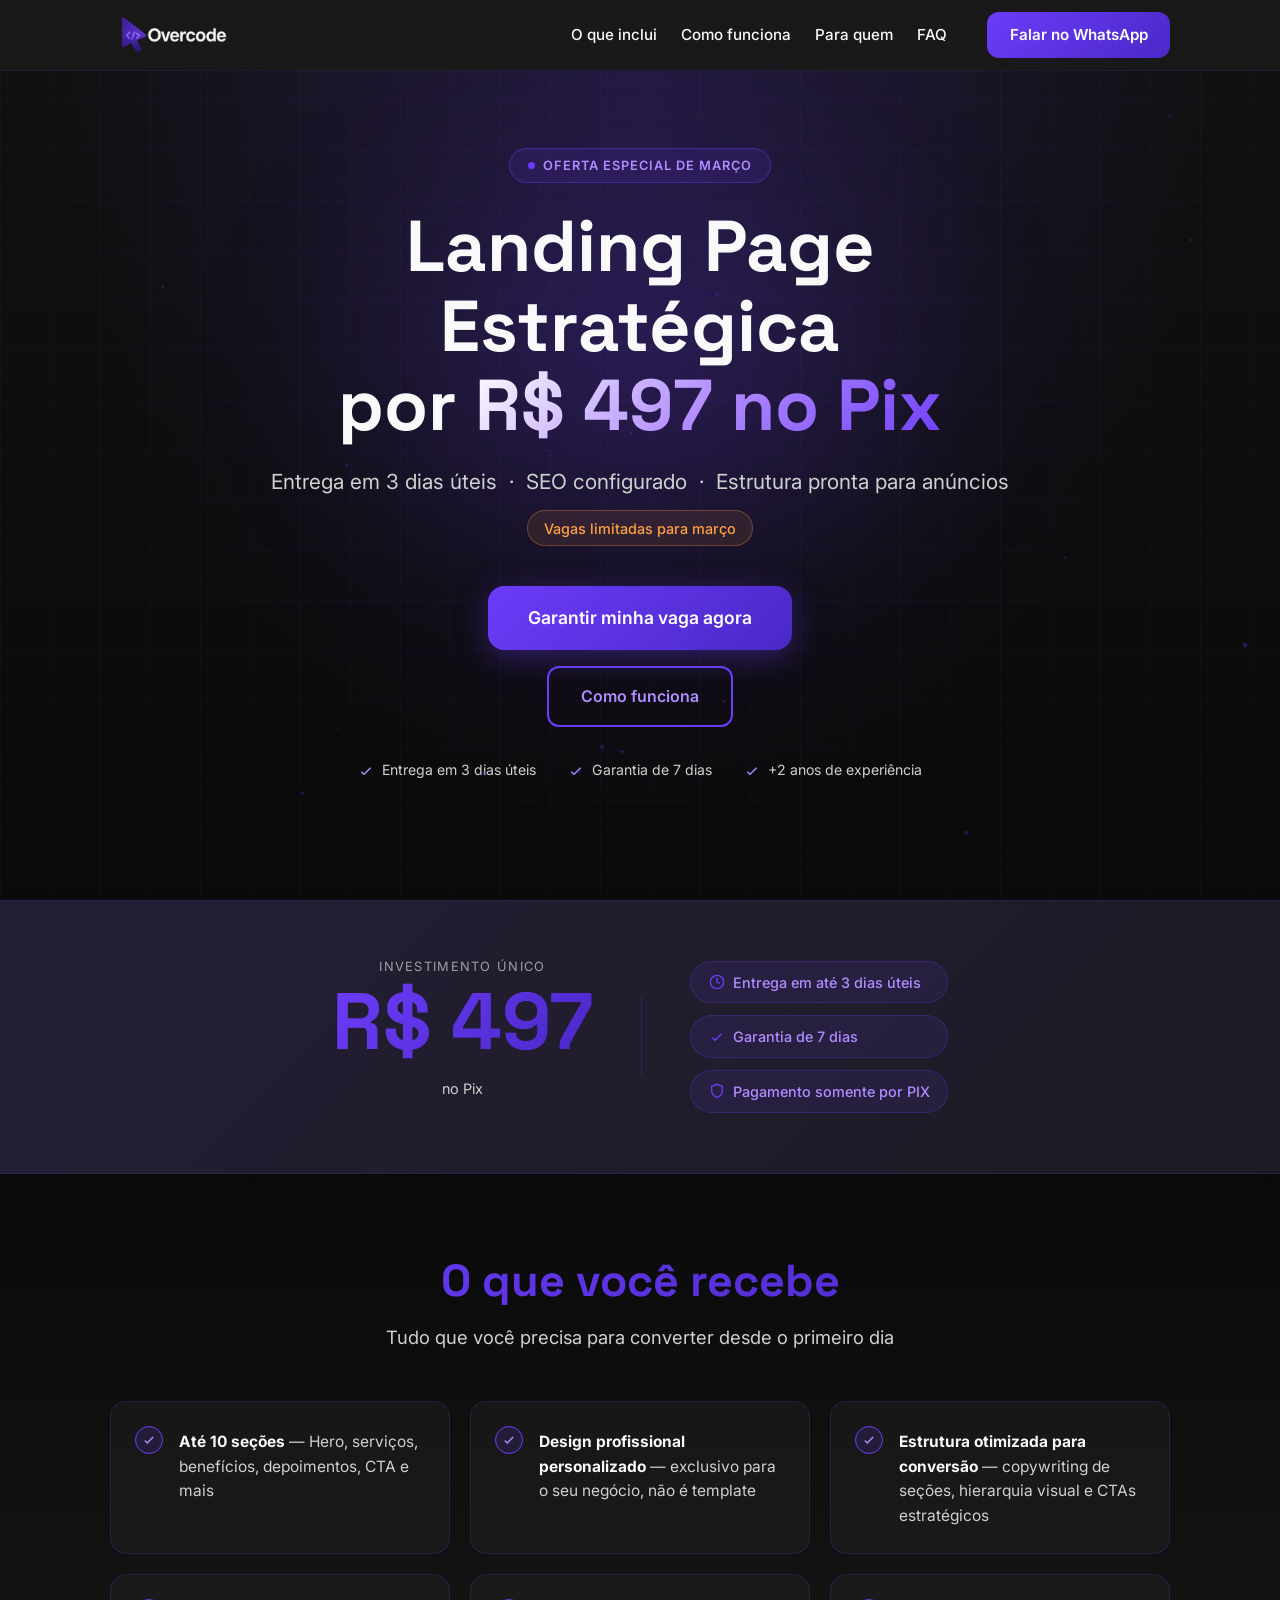
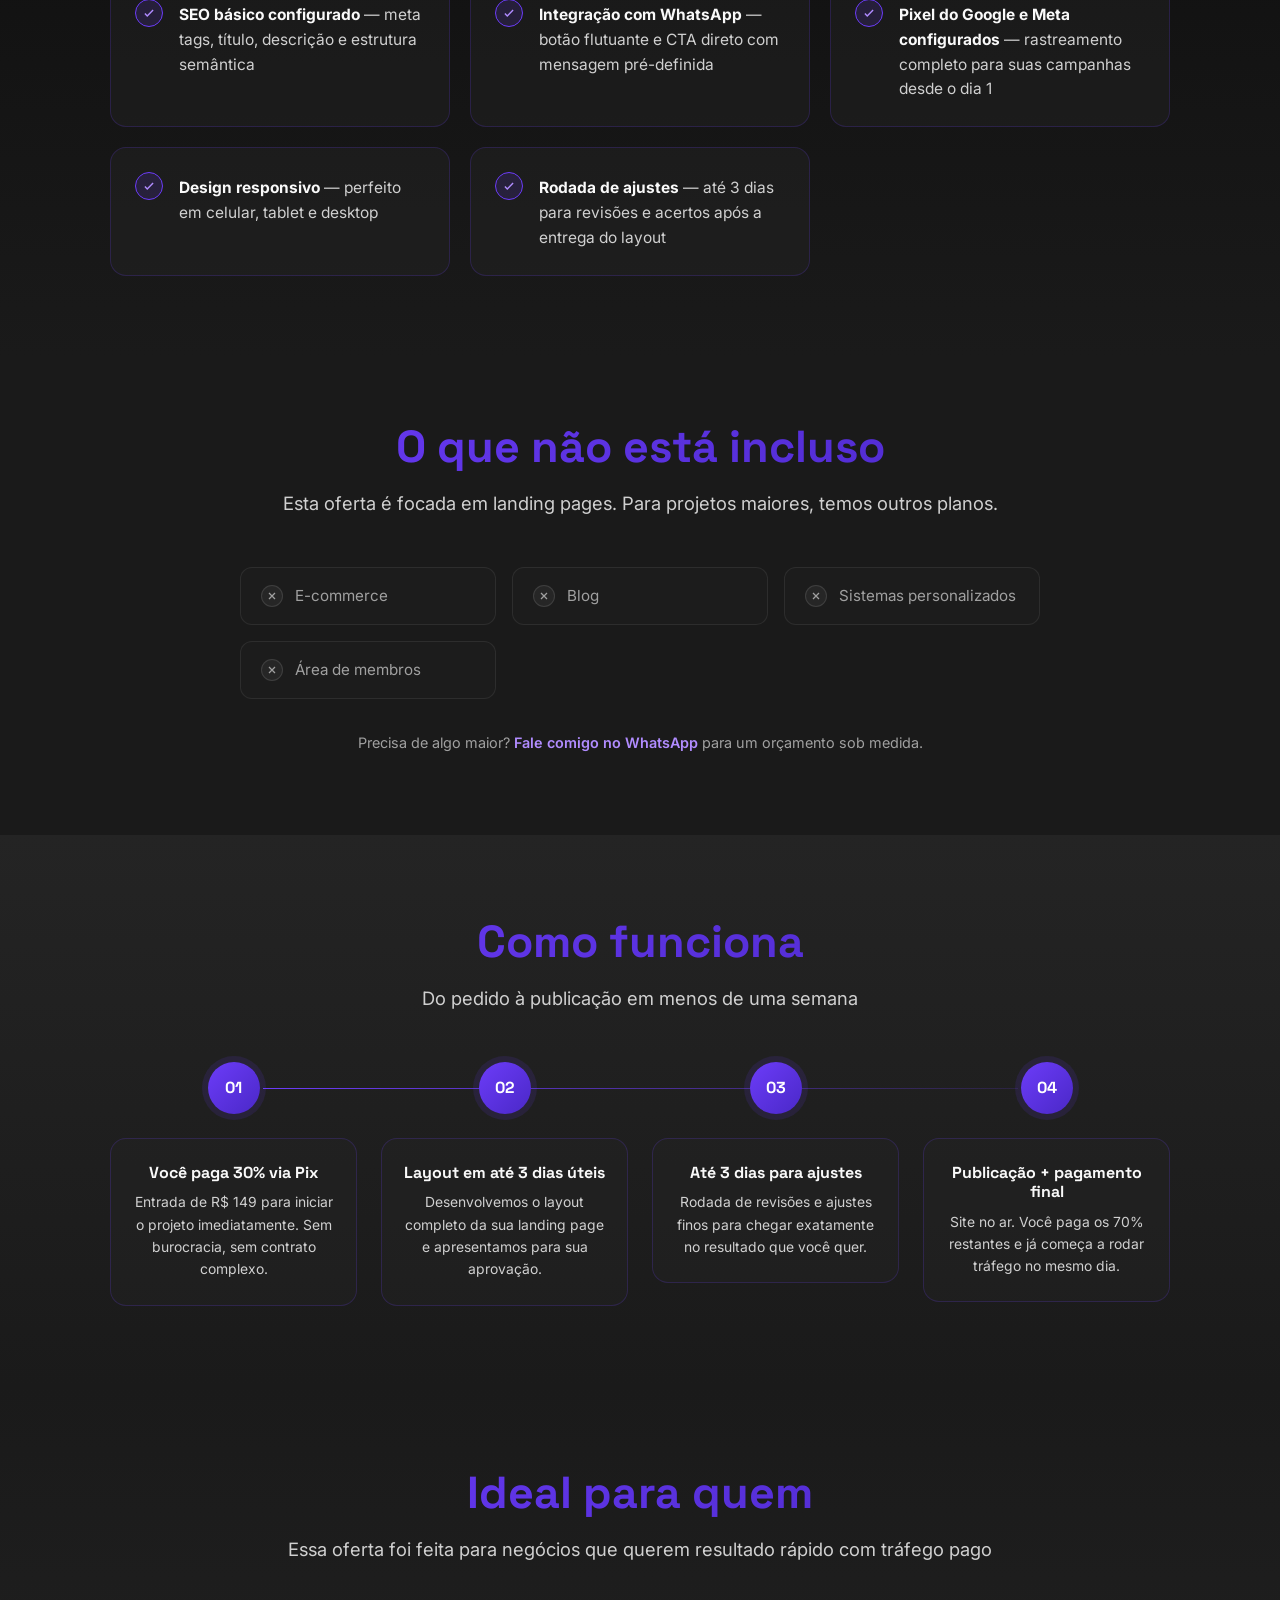
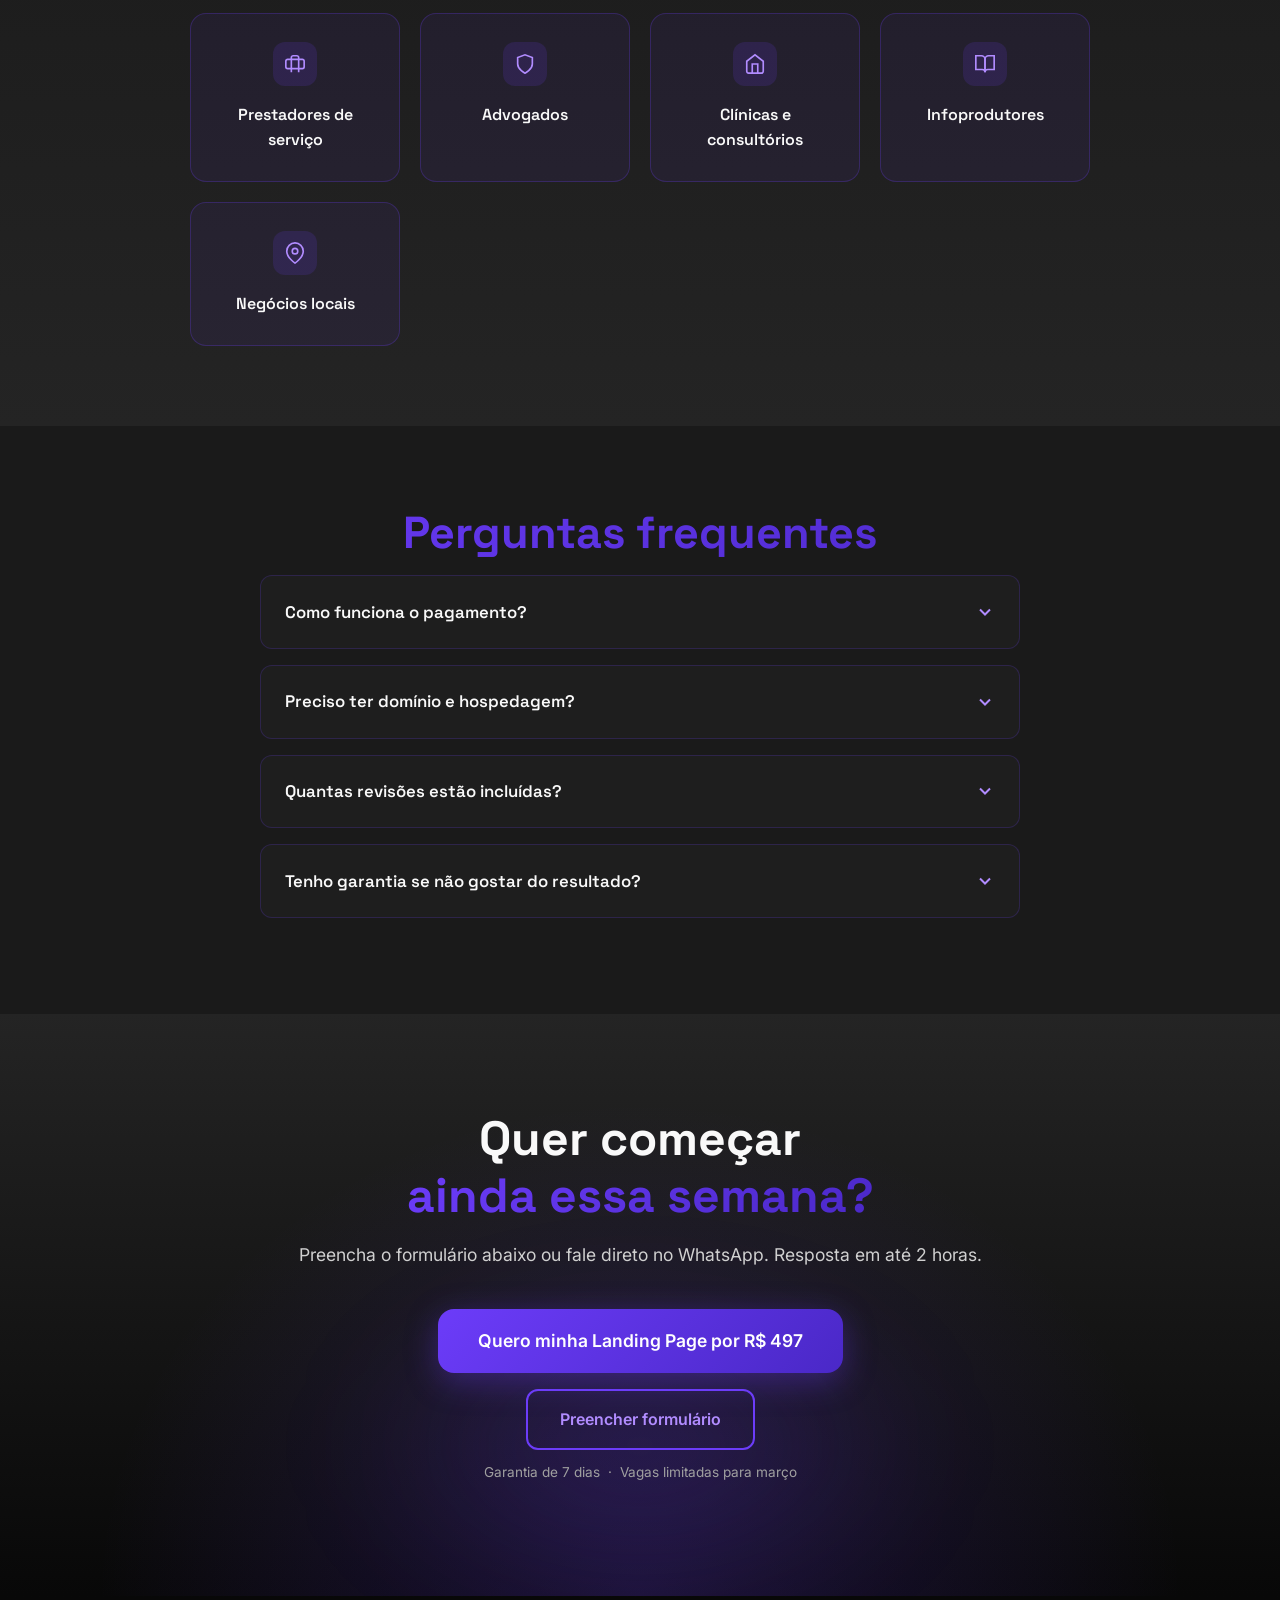
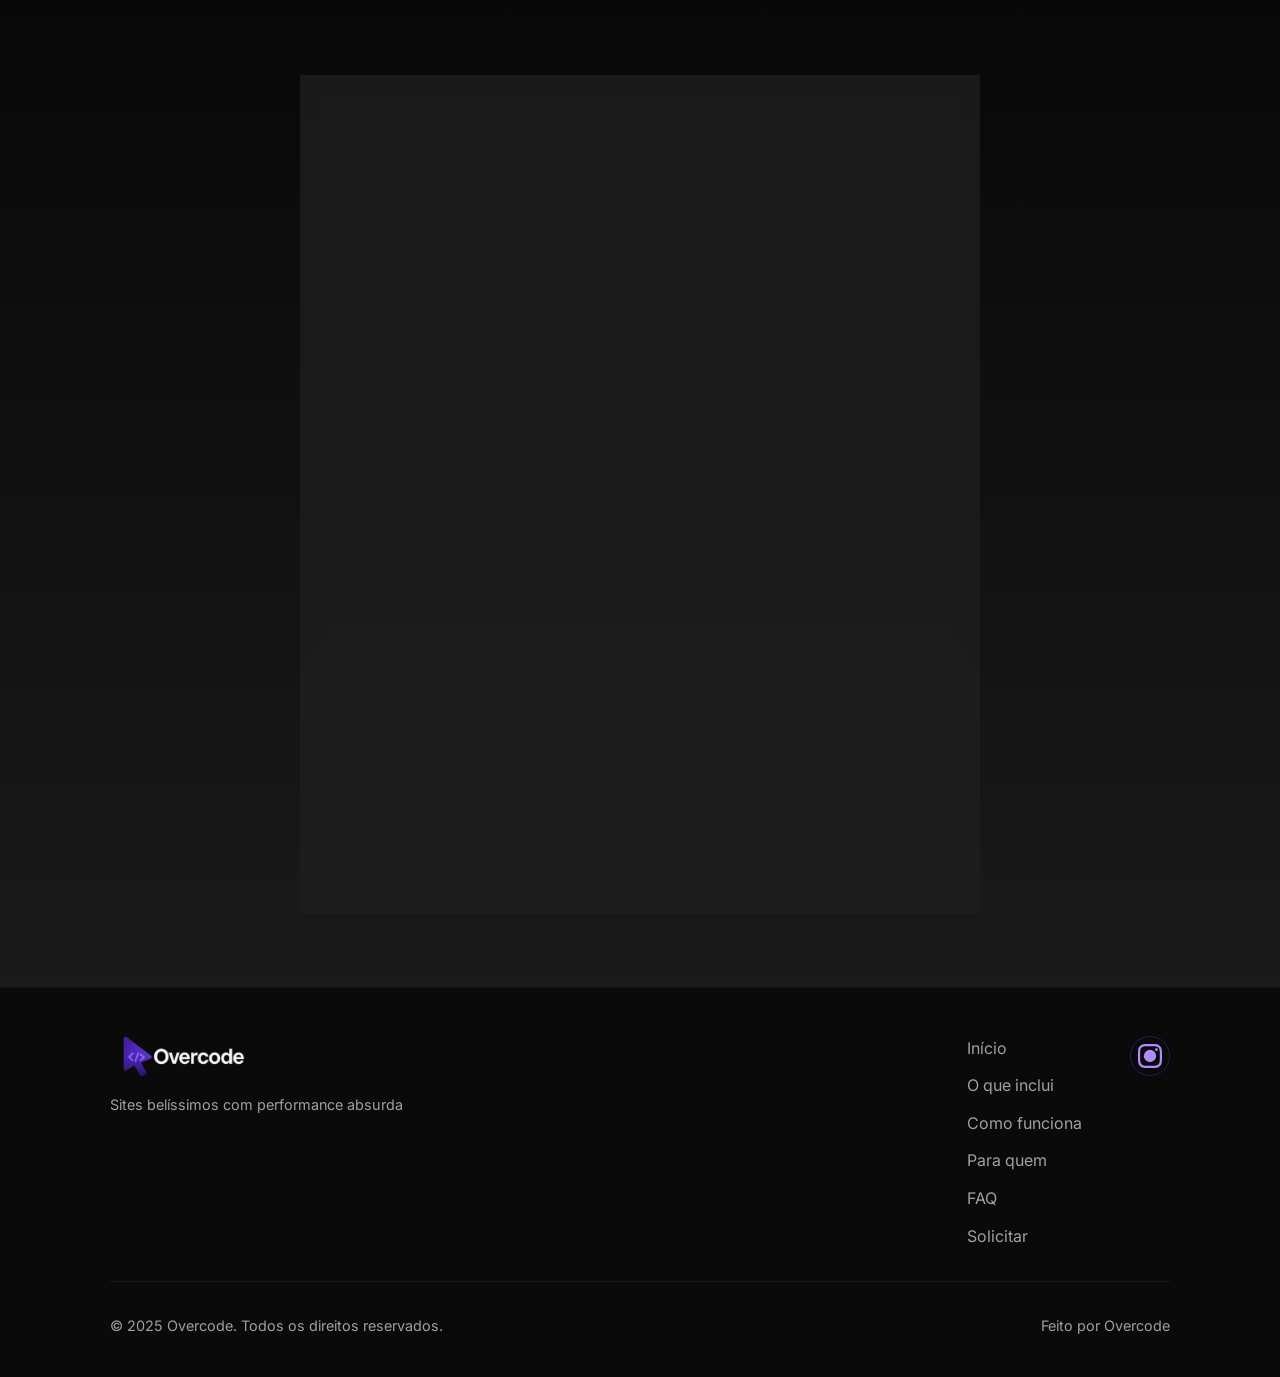
<file: lp497.html>
<!DOCTYPE html>
<html lang="pt-BR">
<head>
    <!-- Google Tag Manager -->
    <script>(function(w,d,s,l,i){w[l]=w[l]||[];w[l].push({'gtm.start':
    new Date().getTime(),event:'gtm.js'});var f=d.getElementsByTagName(s)[0],
    j=d.createElement(s),dl=l!='dataLayer'?'&l='+l:'';j.async=true;j.src=
    'https://www.googletagmanager.com/gtm.js?id='+i+dl;f.parentNode.insertBefore(j,f);
    })(window,document,'script','dataLayer','GTM-MJXRC937');</script>
    <!-- End Google Tag Manager -->
    <!-- Google tag (gtag.js) -->
    <script async src="https://www.googletagmanager.com/gtag/js?id=AW-17985899897"></script>
    <script>
      window.dataLayer = window.dataLayer || [];
      function gtag(){dataLayer.push(arguments);}
      gtag('js', new Date());

      gtag('config', 'AW-17985899897');
    </script>
    <meta charset="UTF-8">
    <meta name="viewport" content="width=device-width, initial-scale=1.0">
    <title>Landing Page por R$497 no Pix | Overcode — Entrega em 3 dias úteis</title>
    <meta name="description" content="Landing Page Estratégica por R$497 no Pix. Entrega em 3 dias úteis. SEO, Pixel e estrutura pronta para anúncios. Vagas limitadas para março.">
    <meta name="robots" content="noindex, nofollow">

    <link rel="preconnect" href="https://fonts.googleapis.com">
    <link rel="preconnect" href="https://fonts.gstatic.com" crossorigin>
    <link href="https://fonts.googleapis.com/css2?family=Inter:wght@400;500;600;700&family=Space+Grotesk:wght@500;700&display=swap" rel="stylesheet">

    <link rel="icon" type="image/png" sizes="32x32" href="assets/images/favicon-32x32.png">
    <link rel="icon" type="image/png" sizes="16x16" href="assets/images/favicon-16x16.png">
    <link rel="apple-touch-icon" sizes="180x180" href="assets/images/apple-touch-icon.png">
    <link rel="icon" type="image/svg+xml" href="assets/favicon.svg">
    
    <meta name="theme-color" content="#6C3CF9">

    <style>
        /* ============================================
           DESIGN TOKENS — identidade Overcode
        ============================================ */
        :root {
            --purple-main: #6C3CF9;
            --purple-light: #B18CFF;
            --purple-dark: #4A28C7;
            --dark: #1A1A1A;
            --dark-secondary: #242424;
            --dark-tertiary: #2E2E2E;
            --white-soft: #F9F9F9;
            --gray: #A0A0A0;
            --gray-light: #D0D0D0;
            --gradient-purple: linear-gradient(135deg, #6C3CF9 0%, #4A28C7 100%);
            --gradient-dark: linear-gradient(180deg, #1A1A1A 0%, #0A0A0A 100%);
            --gradient-glow: radial-gradient(ellipse at center, rgba(108,60,249,0.3) 0%, transparent 70%);
            --shadow-glow: 0 0 40px rgba(108,60,249,0.4);
            --radius-sm: 8px;
            --radius-md: 12px;
            --radius-lg: 16px;
            --radius-xl: 24px;
            --transition-fast: 150ms cubic-bezier(0.4,0,0.2,1);
            --transition-base: 300ms cubic-bezier(0.4,0,0.2,1);
            --transition-slow: 500ms cubic-bezier(0.4,0,0.2,1);
            --font-body: 'Inter', system-ui, -apple-system, sans-serif;
            --font-heading: 'Space Grotesk', system-ui, sans-serif;
        }

        * { margin: 0; padding: 0; box-sizing: border-box; }
        html { scroll-behavior: smooth; -webkit-font-smoothing: antialiased; }

        body {
            font-family: var(--font-body);
            background-color: var(--dark);
            color: var(--white-soft);
            line-height: 1.6;
            overflow-x: hidden;
        }

        h1,h2,h3,h4,h5,h6 {
            font-family: var(--font-heading);
            font-weight: 700;
            line-height: 1.2;
        }

        p { margin-bottom: 1rem; }

        a {
            color: var(--purple-light);
            text-decoration: none;
            transition: color var(--transition-fast);
        }

        .container { max-width: 1100px; margin: 0 auto; padding: 0 20px; }

        /* ============================================
           HEADER / NAV — idêntico ao site principal
        ============================================ */
        .header {
            position: fixed;
            top: 0;
            left: 0; right: 0;
            z-index: 10000;
            padding: 0;
            background: rgba(26,26,26,0.95);
            backdrop-filter: blur(20px);
            -webkit-backdrop-filter: blur(20px);
            border-bottom: 1px solid rgba(108,60,249,0.1);
            transition: all var(--transition-base);
        }

        .header--scrolled {
            padding: 0;
            background: rgba(26,26,26,0.98);
        }

        .nav__wrapper {
            display: flex;
            align-items: center;
            justify-content: space-between;
            height: 70px;
        }

        .nav__logo { display: flex; align-items: center; z-index: 1001; flex-shrink: 0; }
        .nav__logo img { height: 36px; width: auto; display: block; }

        .nav__toggle { display: none; background: none; border: none; cursor: pointer; padding: 0.5rem; z-index: 10051; }
        .nav__toggle-line { display: block; width: 24px; height: 2px; background: var(--white-soft); margin: 5px 0; transition: all var(--transition-base); }

        .nav__menu {
            display: flex;
            align-items: center;
            list-style: none;
            gap: 1.5rem;
            margin: 0; padding: 0;
            height: 100%;
        }

        .nav__menu li { display: flex; align-items: center; height: 100%; }

        .nav__link {
            color: var(--white-soft);
            font-weight: 500;
            font-size: 0.95rem;
            position: relative;
            transition: color var(--transition-fast);
            padding: 0.5rem 0;
            display: flex; align-items: center; height: 100%;
            white-space: nowrap;
        }

        .nav__link::after {
            content: '';
            position: absolute;
            bottom: 0; left: 0;
            width: 0; height: 2px;
            background: var(--gradient-purple);
            transition: width var(--transition-base);
        }

        .nav__link:hover { color: var(--purple-light); }
        .nav__link:hover::after { width: 100%; }

        .nav__cta {
            padding: 0.65rem 1.4rem;
            background: var(--gradient-purple);
            color: var(--white-soft);
            border-radius: var(--radius-md);
            font-weight: 600;
            font-size: 0.95rem;
            transition: all var(--transition-base);
            position: relative;
            overflow: hidden;
            margin-left: 1rem;
            display: inline-flex; align-items: center;
            white-space: nowrap;
        }

        .nav__cta:hover { transform: translateY(-2px); box-shadow: var(--shadow-glow); color: var(--white-soft); }

        @media (max-width: 968px) {
            .nav__toggle { display: block; }
            .nav__menu {
                position: fixed;
                top: 0; right: -100%;
                width: 100%; height: 100vh;
                background: rgba(26, 26, 26, 0.98);
                backdrop-filter: blur(20px);
                flex-direction: column;
                justify-content: center;
                gap: 0;
                padding: 5rem 2rem 2rem;
                transition: right var(--transition-base);
                overflow-y: auto;
                z-index: 10050;
            }
            .nav__menu li {
                width: 100%;
                text-align: left;
                height: auto;
                margin: 0;
                border-bottom: 1px solid rgba(108, 60, 249, 0.1);
            }
            .nav__menu li:last-child {
                border-bottom: none;
                margin-top: 1.5rem;
            }
            .nav__link {
                font-size: 1rem;
                padding: 0.85rem 0;
                justify-content: flex-start;
                height: auto;
                width: 100%;
                display: block;
            }
            .nav__cta {
                margin-left: 0;
                margin-top: 0;
                justify-content: center;
                width: 100%;
                display: block;
                text-align: center;
            }
            .nav__menu--open { right: 0; }
            .nav__toggle--open .nav__toggle-line:nth-child(1) { transform: rotate(45deg) translate(5px, 5px); }
            .nav__toggle--open .nav__toggle-line:nth-child(2) { opacity: 0; }
            .nav__toggle--open .nav__toggle-line:nth-child(3) { transform: rotate(-45deg) translate(7px, -6px); }
        }

        /* ============================================
           CANVAS PARTICLES
        ============================================ */
        #particles-canvas {
            position: fixed;
            top: 0; left: 0;
            width: 100%; height: 100%;
            pointer-events: none;
            z-index: 9999;
            opacity: 0.55;
        }

        /* ============================================
           BOTÕES
        ============================================ */
        .btn {
            display: inline-flex;
            align-items: center;
            justify-content: center;
            gap: 0.5rem;
            padding: 1rem 2rem;
            border: none;
            border-radius: var(--radius-md);
            font-family: var(--font-body);
            font-weight: 600;
            font-size: 1rem;
            cursor: pointer;
            transition: all var(--transition-base);
            position: relative;
            overflow: hidden;
            text-decoration: none;
        }

        .btn--primary {
            background: var(--gradient-purple);
            color: var(--white-soft);
        }

        .btn--primary:hover {
            transform: translateY(-2px);
            box-shadow: 0 10px 30px rgba(108,60,249,0.4);
            color: var(--white-soft);
        }

        .btn--secondary {
            background: transparent;
            color: var(--purple-light);
            border: 2px solid var(--purple-main);
        }

        .btn--secondary:hover {
            background: rgba(108,60,249,0.1);
            transform: translateY(-2px);
            color: var(--purple-light);
        }

        .btn--block { width: 100%; }
        .btn--xl { padding: 1.25rem 2.75rem; font-size: 1.15rem; border-radius: var(--radius-lg); }

        .btn--cta {
            background: linear-gradient(135deg, #6C3CF9 0%, #4A28C7 100%);
            color: #fff;
            font-size: 1.1rem;
            padding: 1.1rem 2.5rem;
            border-radius: var(--radius-lg);
            box-shadow: 0 8px 32px rgba(108,60,249,0.35);
            position: relative;
            overflow: hidden;
        }

        .btn--cta::after {
            content: '';
            position: absolute;
            top: 0; left: -100%;
            width: 100%; height: 100%;
            background: linear-gradient(90deg, transparent, rgba(255,255,255,0.12), transparent);
            transition: left 0.6s ease;
        }

        .btn--cta:hover { transform: translateY(-3px); box-shadow: 0 16px 48px rgba(108,60,249,0.5); color: #fff; }
        .btn--cta:hover::after { left: 100%; }

        /* ============================================
           SEÇÕES — UTILITÁRIOS
        ============================================ */
        section { position: relative; z-index: 11; }
        .footer { position: relative; z-index: 11; }

        .section__title {
            font-family: var(--font-heading);
            font-size: clamp(1.8rem, 4vw, 2.8rem);
            text-align: center;
            margin-bottom: 1rem;
            background: var(--gradient-purple);
            background-clip: text;
            -webkit-background-clip: text;
            -webkit-text-fill-color: transparent;
        }

        .section__subtitle {
            text-align: center;
            color: var(--gray-light);
            font-size: 1.15rem;
            margin-bottom: 3rem;
        }

        [data-reveal] {
            opacity: 0;
            transform: translateY(24px);
            transition: opacity 0.6s ease, transform 0.6s ease;
        }

        [data-reveal].reveal { opacity: 1; transform: translateY(0); }

        /* ============================================
           HERO
        ============================================ */
        .hero {
            min-height: 100vh;
            display: flex;
            align-items: center;
            padding: 110px 0 80px;
            background:
                radial-gradient(ellipse at 50% 0%, rgba(108,60,249,0.22) 0%, transparent 65%),
                linear-gradient(180deg, #111111 0%, #0A0A0A 100%);
            position: relative;
            overflow: hidden;
        }

        .hero__grid-bg {
            position: absolute;
            inset: 0;
            background-image:
                linear-gradient(rgba(108,60,249,0.06) 1px, transparent 1px),
                linear-gradient(90deg, rgba(108,60,249,0.06) 1px, transparent 1px);
            background-size: 50px 50px;
            animation: gridMove 20s linear infinite;
            pointer-events: none;
            z-index: 0;
        }

        .hero__glow {
            position: absolute;
            top: 40%; left: 50%;
            transform: translate(-50%, -50%);
            width: 700px; height: 500px;
            background: radial-gradient(ellipse, rgba(108,60,249,0.25) 0%, transparent 70%);
            filter: blur(80px);
            pointer-events: none;
            animation: pulse 5s ease-in-out infinite;
            z-index: 0;
        }

        .hero__content {
            position: relative;
            z-index: 12;
            text-align: center;
            max-width: 860px;
            margin: 0 auto;
        }

        .hero__label {
            display: inline-flex;
            align-items: center;
            gap: 0.5rem;
            padding: 0.4rem 1.1rem;
            background: rgba(108,60,249,0.12);
            border: 1px solid rgba(108,60,249,0.4);
            border-radius: 99px;
            font-size: 0.8rem;
            font-weight: 600;
            letter-spacing: 0.08em;
            text-transform: uppercase;
            color: var(--purple-light);
            margin-bottom: 1.5rem;
            animation: fadeInUp 0.7s ease-out backwards;
        }

        .hero__label-dot {
            width: 7px; height: 7px;
            background: #6C3CF9;
            border-radius: 50%;
            animation: blink 1.5s ease-in-out infinite;
        }

        .hero__title {
            font-family: var(--font-heading);
            font-size: clamp(2.4rem, 6vw, 4.5rem);
            line-height: 1.1;
            margin-bottom: 1.25rem;
            color: var(--white-soft);
            animation: fadeInUp 0.8s ease-out 0.1s backwards;
        }

        .hero__title-highlight {
            background: linear-gradient(135deg, #fff 0%, #B18CFF 50%, #6C3CF9 100%);
            -webkit-background-clip: text;
            background-clip: text;
            -webkit-text-fill-color: transparent;
            white-space: nowrap;
        }

        .hero__subtitle {
            font-size: clamp(1rem, 2vw, 1.3rem);
            color: var(--gray-light);
            margin-bottom: 0.75rem;
            animation: fadeInUp 0.8s ease-out 0.2s backwards;
        }

        .hero__urgency {
            display: inline-block;
            font-size: 0.9rem;
            color: #ff9f43;
            background: rgba(255,159,67,0.1);
            border: 1px solid rgba(255,159,67,0.3);
            padding: 0.35rem 1rem;
            border-radius: 99px;
            margin-bottom: 2.5rem;
            animation: fadeInUp 0.8s ease-out 0.3s backwards;
            font-weight: 500;
        }

        .hero__actions {
            display: flex;
            flex-direction: column;
            align-items: center;
            gap: 1rem;
            animation: fadeInUp 0.8s ease-out 0.4s backwards;
        }

        .hero__trust {
            margin-top: 2rem;
            display: flex;
            align-items: center;
            justify-content: center;
            gap: 2rem;
            flex-wrap: wrap;
            animation: fadeInUp 0.8s ease-out 0.6s backwards;
        }

        .trust-item {
            display: flex;
            align-items: center;
            gap: 0.5rem;
            font-size: 0.88rem;
            color: var(--gray-light);
        }

        .trust-item svg { color: var(--purple-light); flex-shrink: 0; }

        /* ============================================
           PREÇO DESTAQUE (âncora visual)
        ============================================ */
        .price-anchor {
            padding: 3.5rem 0;
            background: linear-gradient(135deg, rgba(108,60,249,0.12) 0%, rgba(74,40,199,0.06) 100%);
            border-top: 1px solid rgba(108,60,249,0.15);
            border-bottom: 1px solid rgba(108,60,249,0.15);
        }

        .price-anchor__inner {
            display: flex;
            align-items: center;
            justify-content: center;
            gap: 3rem;
            flex-wrap: wrap;
        }

        .price-anchor__value {
            text-align: center;
        }

        .price-anchor__label {
            font-size: 0.8rem;
            text-transform: uppercase;
            letter-spacing: 0.1em;
            color: var(--gray);
            margin-bottom: 0.25rem;
        }

        .price-anchor__amount {
            font-family: var(--font-heading);
            font-size: clamp(3rem, 7vw, 5rem);
            font-weight: 700;
            background: var(--gradient-purple);
            background-clip: text;
            -webkit-background-clip: text;
            -webkit-text-fill-color: transparent;
            line-height: 1;
        }

        .price-anchor__sub {
            font-size: 0.9rem;
            color: var(--gray-light);
        }

        .price-anchor__divider {
            width: 1px;
            height: 80px;
            background: rgba(108,60,249,0.25);
        }

        .price-anchor__pill {
            display: flex;
            flex-direction: column;
            gap: 0.75rem;
        }

        .pill {
            display: inline-flex;
            align-items: center;
            gap: 0.5rem;
            padding: 0.55rem 1.1rem;
            background: rgba(108,60,249,0.1);
            border: 1px solid rgba(108,60,249,0.25);
            border-radius: 99px;
            font-size: 0.9rem;
            color: var(--purple-light);
            font-weight: 500;
        }

        .pill svg { color: var(--purple-main); }

        @media (max-width: 640px) {
            .price-anchor__divider { display: none; }
        }

        /* ============================================
           O QUE VOCÊ RECEBE
        ============================================ */
        .deliverables {
            padding: 5rem 0;
            background: linear-gradient(180deg, #0A0A0A 0%, var(--dark) 100%);
        }

        .deliverables__grid {
            display: grid;
            grid-template-columns: repeat(auto-fill, minmax(300px, 1fr));
            gap: 1.25rem;
            margin-top: 3rem;
        }

        .deliverable-item {
            display: flex;
            align-items: flex-start;
            gap: 1rem;
            padding: 1.5rem;
            background: rgba(42,42,42,0.35);
            border: 1px solid rgba(108,60,249,0.2);
            border-radius: var(--radius-lg);
            transition: all var(--transition-base);
        }

        .deliverable-item:hover {
            border-color: var(--purple-main);
            transform: translateY(-3px);
            box-shadow: 0 12px 32px rgba(108,60,249,0.15);
        }

        .deliverable-item__check {
            flex-shrink: 0;
            width: 28px; height: 28px;
            background: rgba(108,60,249,0.15);
            border: 1.5px solid var(--purple-main);
            border-radius: 50%;
            display: flex;
            align-items: center;
            justify-content: center;
        }

        .deliverable-item__check svg { color: var(--purple-light); }

        .deliverable-item__text {
            font-size: 0.97rem;
            color: var(--gray-light);
            margin: 0;
            padding-top: 0.25rem;
        }

        .deliverable-item__text strong { color: var(--white-soft); }

        /* ============================================
           O QUE NÃO INCLUI
        ============================================ */
        .not-included {
            padding: 4rem 0;
            background: var(--dark);
        }

        .not-included__grid {
            display: grid;
            grid-template-columns: repeat(auto-fill, minmax(220px, 1fr));
            gap: 1rem;
            max-width: 800px;
            margin: 2.5rem auto 0;
        }

        .not-item {
            display: flex;
            align-items: center;
            gap: 0.75rem;
            padding: 1rem 1.25rem;
            background: rgba(42,42,42,0.2);
            border: 1px solid rgba(160,160,160,0.12);
            border-radius: var(--radius-md);
            color: var(--gray);
            font-size: 0.95rem;
        }

        .not-item__icon {
            flex-shrink: 0;
            width: 22px; height: 22px;
            background: rgba(160,160,160,0.08);
            border: 1px solid rgba(160,160,160,0.2);
            border-radius: 50%;
            display: flex;
            align-items: center;
            justify-content: center;
        }

        .not-item__icon svg { color: var(--gray); }

        .not-included__note {
            text-align: center;
            margin-top: 2rem;
            font-size: 0.9rem;
            color: var(--gray);
        }

        .not-included__note a {
            color: var(--purple-light);
            font-weight: 600;
        }

        /* ============================================
           COMO FUNCIONA
        ============================================ */
        .process {
            padding: 5rem 0;
            background: linear-gradient(180deg, var(--dark-secondary) 0%, var(--dark) 100%);
        }

        .process__steps {
            display: grid;
            grid-template-columns: repeat(4, 1fr);
            gap: 1.5rem;
            margin-top: 3rem;
            position: relative;
        }

        .process__steps::before {
            content: '';
            position: absolute;
            top: 26px;
            left: calc(12.5% + 20px);
            right: calc(12.5% + 20px);
            height: 1px;
            background: linear-gradient(90deg, var(--purple-main), rgba(108,60,249,0.15));
            pointer-events: none;
        }

        .step {
            text-align: center;
            position: relative;
            z-index: 1;
        }

        .step__num {
            width: 52px; height: 52px;
            border-radius: 50%;
            background: var(--gradient-purple);
            color: #fff;
            font-family: var(--font-heading);
            font-size: 1rem;
            font-weight: 700;
            display: flex; align-items: center; justify-content: center;
            margin: 0 auto 1.5rem;
            box-shadow: 0 0 0 6px rgba(108,60,249,0.12);
        }

        .step__body {
            padding: 1.5rem 1.25rem;
            background: rgba(42,42,42,0.3);
            border: 1px solid rgba(108,60,249,0.2);
            border-radius: var(--radius-lg);
            transition: all var(--transition-base);
            min-height: 130px;
        }

        .step:hover .step__body {
            border-color: var(--purple-main);
            box-shadow: 0 8px 28px rgba(108,60,249,0.18);
            transform: translateY(-4px);
        }

        .step__title {
            font-family: var(--font-heading);
            font-size: 1rem;
            margin-bottom: 0.6rem;
            color: var(--white-soft);
        }

        .step__text {
            font-size: 0.87rem;
            color: var(--gray-light);
            line-height: 1.6;
            margin: 0;
        }

        @media (max-width: 900px) {
            .process__steps { grid-template-columns: repeat(2,1fr); gap: 2rem; }
            .process__steps::before { display: none; }
        }

        @media (max-width: 500px) {
            .process__steps { grid-template-columns: 1fr; }
        }

        /* ============================================
           IDEAL PARA QUEM
        ============================================ */
        .target {
            padding: 5rem 0;
            background: linear-gradient(180deg, var(--dark) 0%, var(--dark-secondary) 100%);
        }

        .target__grid {
            display: grid;
            grid-template-columns: repeat(auto-fill, minmax(200px, 1fr));
            gap: 1.25rem;
            max-width: 900px;
            margin: 3rem auto 0;
        }

        .target__card {
            padding: 1.75rem 1.5rem;
            background: rgba(108,60,249,0.07);
            border: 1px solid rgba(108,60,249,0.25);
            border-radius: var(--radius-lg);
            text-align: center;
            transition: all var(--transition-base);
        }

        .target__card:hover {
            background: rgba(108,60,249,0.12);
            border-color: var(--purple-main);
            transform: translateY(-4px);
            box-shadow: 0 12px 32px rgba(108,60,249,0.18);
        }

        .target__card__icon {
            width: 44px; height: 44px;
            background: rgba(108,60,249,0.15);
            border-radius: 12px;
            display: flex; align-items: center; justify-content: center;
            margin: 0 auto 1rem;
            color: var(--purple-light);
        }

        .target__card__label {
            font-family: var(--font-heading);
            font-size: 1rem;
            font-weight: 600;
            color: var(--white-soft);
            margin: 0;
        }

        /* ============================================
           FAQ
        ============================================ */
        .faq {
            padding: 5rem 0;
            background: var(--dark);
        }

        .faq__accordion {
            max-width: 760px;
            margin: 0 auto;
        }

        .faq__item {
            margin-bottom: 1rem;
            background: rgba(42,42,42,0.3);
            border: 1px solid rgba(108,60,249,0.2);
            border-radius: var(--radius-md);
            transition: all var(--transition-base);
        }

        .faq__item[open] {
            background: rgba(108,60,249,0.05);
            border-color: var(--purple-main);
        }

        .faq__question {
            padding: 1.4rem 1.5rem;
            cursor: pointer;
            display: flex;
            justify-content: space-between;
            align-items: center;
            font-family: var(--font-heading);
            font-weight: 600;
            font-size: 1.05rem;
            list-style: none;
            color: var(--white-soft);
        }

        .faq__question::-webkit-details-marker { display: none; }

        .faq__icon { transition: transform var(--transition-base); flex-shrink: 0; margin-left: 1rem; color: var(--purple-light); }
        .faq__item[open] .faq__icon { transform: rotate(180deg); }

        .faq__answer {
            padding: 0 1.5rem 1.4rem;
            color: var(--gray-light);
            line-height: 1.8;
            font-size: 0.97rem;
        }

        .faq__answer p { margin: 0; }

        /* ============================================
           CTA FINAL
        ============================================ */
        .cta-final {
            padding: 6rem 0;
            background:
                radial-gradient(ellipse at 50% 100%, rgba(108,60,249,0.2) 0%, transparent 60%),
                linear-gradient(180deg, var(--dark-secondary) 0%, #080808 100%);
            text-align: center;
            position: relative;
            overflow: hidden;
        }

        .cta-final__glow {
            position: absolute;
            bottom: 0; left: 50%;
            transform: translateX(-50%);
            width: 600px; height: 300px;
            background: radial-gradient(ellipse, rgba(108,60,249,0.2) 0%, transparent 70%);
            filter: blur(60px);
            pointer-events: none;
        }

        .cta-final__content { position: relative; z-index: 2; max-width: 700px; margin: 0 auto; }

        .cta-final__title {
            font-family: var(--font-heading);
            font-size: clamp(1.8rem, 4vw, 3rem);
            color: var(--white-soft);
            margin-bottom: 1rem;
        }

        .cta-final__title span {
            background: var(--gradient-purple);
            background-clip: text;
            -webkit-background-clip: text;
            -webkit-text-fill-color: transparent;
        }

        .cta-final__sub {
            color: var(--gray-light);
            font-size: 1.1rem;
            margin-bottom: 2.5rem;
        }

        .cta-final__actions {
            display: flex;
            flex-direction: column;
            align-items: center;
            gap: 1rem;
        }

        .cta-final__note {
            font-size: 0.85rem;
            color: var(--gray);
            margin-top: 0.75rem;
        }

        /* ============================================
           FORMULÁRIO
        ============================================ */
        .form-section {
            padding: 5rem 0;
            background: linear-gradient(180deg, #080808 0%, var(--dark) 100%);
        }

        .form-section__inner {
            max-width: 680px;
            margin: 0 auto;
        }

        .form-card {
            background: rgba(30,30,30,0.8);
            border: 1px solid rgba(108,60,249,0.25);
            border-radius: var(--radius-xl);
            padding: 3rem;
            backdrop-filter: blur(10px);
        }

        .form-card__header {
            text-align: center;
            margin-bottom: 2.5rem;
        }

        .form-card__title {
            font-family: var(--font-heading);
            font-size: 1.6rem;
            color: var(--white-soft);
            margin-bottom: 0.5rem;
        }

        .form-card__sub {
            color: var(--gray-light);
            font-size: 0.95rem;
            margin: 0;
        }

        .form__row {
            display: grid;
            grid-template-columns: 1fr 1fr;
            gap: 1rem;
        }

        .form__group { margin-bottom: 1.25rem; }

        .form__label {
            display: block;
            margin-bottom: 0.5rem;
            font-weight: 500;
            font-size: 0.9rem;
            color: var(--gray-light);
        }

        .form__label span { color: var(--purple-light); margin-left: 2px; }

        .form__input,
        .form__select,
        .form__textarea {
            width: 100%;
            padding: 0.9rem 1rem;
            background: rgba(20,20,20,0.8);
            border: 1px solid rgba(108,60,249,0.22);
            border-radius: var(--radius-md);
            color: var(--white-soft);
            font-family: var(--font-body);
            font-size: 0.95rem;
            transition: all var(--transition-base);
            appearance: none;
            -webkit-appearance: none;
        }

        .form__input:focus,
        .form__select:focus,
        .form__textarea:focus {
            outline: none;
            border-color: var(--purple-main);
            background: rgba(20,20,20,0.95);
            box-shadow: 0 0 0 3px rgba(108,60,249,0.1);
        }

        .form__input::placeholder,
        .form__textarea::placeholder { color: rgba(160,160,160,0.5); }

        .form__select { background-image: url("data:image/svg+xml,%3Csvg xmlns='http://www.w3.org/2000/svg' width='16' height='16' viewBox='0 0 24 24' fill='none' stroke='%23A0A0A0' stroke-width='2'%3E%3Cpath d='M6 9l6 6 6-6'/%3E%3C/svg%3E"); background-repeat: no-repeat; background-position: right 1rem center; padding-right: 2.5rem; cursor: pointer; }

        .form__select option { background: var(--dark); }

        .form__textarea { resize: vertical; min-height: 100px; }

        .form__radio-group {
            display: flex;
            gap: 1rem;
        }

        .form__radio-label {
            flex: 1;
            display: flex;
            align-items: center;
            justify-content: center;
            gap: 0.5rem;
            padding: 0.75rem 1rem;
            background: rgba(20,20,20,0.8);
            border: 1px solid rgba(108,60,249,0.22);
            border-radius: var(--radius-md);
            cursor: pointer;
            font-size: 0.92rem;
            color: var(--gray-light);
            transition: all var(--transition-fast);
            user-select: none;
        }

        .form__radio-label:hover {
            border-color: rgba(108,60,249,0.4);
            color: var(--purple-light);
        }

        .form__radio-label input[type="radio"] { display: none; }

        .form__radio-label.selected {
            background: rgba(108,60,249,0.12);
            border-color: var(--purple-main);
            color: var(--purple-light);
        }

        .form__radio-indicator {
            width: 16px; height: 16px;
            border: 2px solid currentColor;
            border-radius: 50%;
            display: flex; align-items: center; justify-content: center;
            flex-shrink: 0;
        }

        .form__radio-label.selected .form__radio-indicator::after {
            content: '';
            width: 8px; height: 8px;
            background: var(--purple-main);
            border-radius: 50%;
        }

        .form__submit-wrap {
            margin-top: 2rem;
        }

        /* ============================================
           FOOTER — idêntico ao site principal
        ============================================ */
        .footer {
            background: #0A0A0A;
            padding: 3rem 0 1.5rem;
            border-top: 1px solid rgba(108,60,249,0.1);
        }

        .footer__content {
            display: grid;
            grid-template-columns: 1fr auto auto;
            gap: 3rem;
            margin-bottom: 2rem;
            align-items: start;
        }

        .footer__brand { max-width: 300px; }

        .footer__brand img {
            max-width: 150px;
            height: auto;
            display: block;
        }

        .footer__tagline {
            margin-top: 1rem;
            color: var(--gray);
            font-size: 0.9rem;
        }

        .footer__nav ul { list-style: none; }

        .footer__links {
            display: flex;
            flex-direction: column;
            gap: 0.75rem;
        }

        .footer__links a {
            color: var(--gray);
            transition: color var(--transition-fast);
        }

        .footer__links a:hover { color: var(--purple-light); }

        .footer__social a {
            display: flex;
            align-items: center;
            justify-content: center;
            width: 40px; height: 40px;
            border: 1px solid rgba(108,60,249,0.3);
            border-radius: 50%;
            color: var(--purple-light);
            transition: all var(--transition-base);
        }

        .footer__social a:hover {
            background: rgba(108,60,249,0.1);
            border-color: var(--purple-main);
        }

        .footer__bottom {
            padding-top: 2rem;
            border-top: 1px solid rgba(160,160,160,0.1);
            display: flex;
            justify-content: space-between;
            align-items: center;
        }

        .footer__copy,
        .footer__made {
            color: var(--gray);
            font-size: 0.9rem;
        }

        @media (max-width: 768px) {
            .footer__content { grid-template-columns: 1fr; gap: 2rem; }
        }

        /* ============================================
           ANIMAÇÕES
        ============================================ */
        @keyframes spin {
            from { transform: rotate(0deg); }
            to   { transform: rotate(360deg); }
        }

        @keyframes fadeInUp {
            from { opacity: 0; transform: translateY(30px); }
            to { opacity: 1; transform: translateY(0); }
        }

        @keyframes pulse {
            0%, 100% { opacity: 0.5; transform: translate(-50%, -50%) scale(1); }
            50% { opacity: 0.8; transform: translate(-50%, -50%) scale(1.1); }
        }

        @keyframes gridMove {
            0% { transform: translate(0,0); }
            100% { transform: translate(50px,50px); }
        }

        @keyframes blink {
            0%, 100% { opacity: 1; }
            50% { opacity: 0.4; }
        }

        /* ============================================
           RESPONSIVO
        ============================================ */
        @media (max-width: 640px) {
            .form__row { grid-template-columns: 1fr; }
            .form-card { padding: 2rem 1.5rem; }
            .hero__title { font-size: 2.2rem; }
            .price-anchor__inner { gap: 1.5rem; }
        }

        @media (max-width: 480px) {
            .target__grid { grid-template-columns: repeat(2,1fr); }
            .deliverables__grid { grid-template-columns: 1fr; }
        }

        /* Scrollbar */
        ::-webkit-scrollbar { width: 10px; }
        ::-webkit-scrollbar-track { background: var(--dark); }
        ::-webkit-scrollbar-thumb { background: var(--purple-main); border-radius: 5px; }
        ::-webkit-scrollbar-thumb:hover { background: var(--purple-light); }

        ::selection { background: var(--purple-main); color: var(--white-soft); }

        :focus-visible { outline: 2px solid var(--purple-main); outline-offset: 2px; }

        @media (prefers-reduced-motion: reduce) {
            *, *::before, *::after {
                animation-duration: 0.01ms !important;
                transition-duration: 0.01ms !important;
            }
        }
    </style>
</head>
<body>
    <!-- Google Tag Manager (noscript) -->
    <noscript><iframe src="https://www.googletagmanager.com/ns.html?id=GTM-MJXRC937"
    height="0" width="0" style="display:none;visibility:hidden"></iframe></noscript>
    <!-- End Google Tag Manager (noscript) -->

<canvas id="particles-canvas" aria-hidden="true"></canvas>

<!-- HEADER / NAV -->
<header class="header" role="banner">
    <div class="container">
        <nav class="nav__wrapper" role="navigation" aria-label="Menu principal">
            <a href="index.html" class="nav__logo" aria-label="Overcode - Ir para o início">
                <img src="assets/images/logo.png" alt="Overcode" width="150" height="36" loading="eager">
            </a>

            <button class="nav__toggle" aria-label="Abrir menu" aria-expanded="false">
                <span class="nav__toggle-line"></span>
                <span class="nav__toggle-line"></span>
                <span class="nav__toggle-line"></span>
            </button>

            <ul class="nav__menu">
                <li><a href="#o-que-voce-recebe" class="nav__link">O que inclui</a></li>
                <li><a href="#como-funciona" class="nav__link">Como funciona</a></li>
                <li><a href="#para-quem" class="nav__link">Para quem</a></li>
                <li><a href="#faq" class="nav__link">FAQ</a></li>
                <li>
                    <a href="https://api.whatsapp.com/send/?phone=5519982800307&text=Quero%20a%20Landing%20Page%20por%20R%24497&type=phone_number&app_absent=0"
                       class="nav__cta" target="_blank" rel="noopener noreferrer">
                        Falar no WhatsApp
                    </a>
                </li>
            </ul>
        </nav>
    </div>
</header>

<main role="main">

    <!-- ==========================================
         HERO
    ========================================== -->
    <section id="inicio" class="hero">
        <div class="hero__grid-bg" aria-hidden="true"></div>
        <div class="hero__glow" aria-hidden="true"></div>

        <div class="container">
            <div class="hero__content">
                <div class="hero__label">
                    <span class="hero__label-dot"></span>
                    Oferta especial de março
                </div>

                <h1 class="hero__title">
                    Landing Page Estratégica<br>
                    por <span class="hero__title-highlight">R$&nbsp;497 no Pix</span>
                </h1>

                <p class="hero__subtitle">
                    Entrega em 3 dias úteis &nbsp;·&nbsp; SEO configurado &nbsp;·&nbsp; Estrutura pronta para anúncios
                </p>

                <span class="hero__urgency">Vagas limitadas para março</span>

                <div class="hero__actions">
                    <a href="https://api.whatsapp.com/send/?phone=5519982800307&text=Quero%20a%20Landing%20Page%20por%20R%24497%20%E2%80%94%20promo%C3%A7%C3%A3o%20de%20mar%C3%A7o&type=phone_number&app_absent=0"
                       class="btn btn--cta btn--xl"
                       target="_blank" rel="noopener noreferrer">
                        Garantir minha vaga agora
                    </a>
                    <a href="#como-funciona" class="btn btn--secondary">
                        Como funciona
                    </a>
                </div>

                <div class="hero__trust">
                    <div class="trust-item">
                        <svg width="16" height="16" viewBox="0 0 24 24" fill="none" stroke="currentColor" stroke-width="2">
                            <path d="M5 13l4 4L19 7"/>
                        </svg>
                        Entrega em 3 dias úteis
                    </div>
                    <div class="trust-item">
                        <svg width="16" height="16" viewBox="0 0 24 24" fill="none" stroke="currentColor" stroke-width="2">
                            <path d="M5 13l4 4L19 7"/>
                        </svg>
                        Garantia de 7 dias
                    </div>
                    <div class="trust-item">
                        <svg width="16" height="16" viewBox="0 0 24 24" fill="none" stroke="currentColor" stroke-width="2">
                            <path d="M5 13l4 4L19 7"/>
                        </svg>
                        +2 anos de experiência
                    </div>
                </div>
            </div>
        </div>
    </section>

    <!-- ==========================================
         ÂNCORA DE PREÇO
    ========================================== -->
    <div class="price-anchor" data-reveal>
        <div class="container">
            <div class="price-anchor__inner">
                <div class="price-anchor__value">
                    <p class="price-anchor__label">Investimento único</p>
                    <p class="price-anchor__amount">R$ 497</p>
                    <p class="price-anchor__sub">no Pix</p>
                </div>

                <div class="price-anchor__divider" aria-hidden="true"></div>

                <div class="price-anchor__pill">
                    <div class="pill">
                        <svg width="16" height="16" viewBox="0 0 24 24" fill="none" stroke="currentColor" stroke-width="2">
                            <circle cx="12" cy="12" r="10"/><path d="M12 6v6l4 2"/>
                        </svg>
                        Entrega em até 3 dias úteis
                    </div>
                    <div class="pill">
                        <svg width="16" height="16" viewBox="0 0 24 24" fill="none" stroke="currentColor" stroke-width="2">
                            <path d="M5 13l4 4L19 7"/>
                        </svg>
                        Garantia de 7 dias
                    </div>
                    <div class="pill">
                        <svg width="16" height="16" viewBox="0 0 24 24" fill="none" stroke="currentColor" stroke-width="2">
                            <path d="M12 22s8-4 8-10V5l-8-3-8 3v7c0 6 8 10 8 10z"/>
                        </svg>
                        Pagamento somente por PIX
                    </div>
                </div>
            </div>
        </div>
    </div>

    <!-- ==========================================
         O QUE VOCÊ RECEBE
    ========================================== -->
    <section id="o-que-voce-recebe" class="deliverables">
        <div class="container">
            <h2 class="section__title" data-reveal>O que você recebe</h2>
            <p class="section__subtitle" data-reveal>Tudo que você precisa para converter desde o primeiro dia</p>

            <div class="deliverables__grid">
                <div class="deliverable-item" data-reveal>
                    <div class="deliverable-item__check">
                        <svg width="14" height="14" viewBox="0 0 24 24" fill="none" stroke="currentColor" stroke-width="2.5">
                            <path d="M5 13l4 4L19 7"/>
                        </svg>
                    </div>
                    <p class="deliverable-item__text"><strong>Até 10 seções</strong> — Hero, serviços, benefícios, depoimentos, CTA e mais</p>
                </div>

                <div class="deliverable-item" data-reveal>
                    <div class="deliverable-item__check">
                        <svg width="14" height="14" viewBox="0 0 24 24" fill="none" stroke="currentColor" stroke-width="2.5">
                            <path d="M5 13l4 4L19 7"/>
                        </svg>
                    </div>
                    <p class="deliverable-item__text"><strong>Design profissional personalizado</strong> — exclusivo para o seu negócio, não é template</p>
                </div>

                <div class="deliverable-item" data-reveal>
                    <div class="deliverable-item__check">
                        <svg width="14" height="14" viewBox="0 0 24 24" fill="none" stroke="currentColor" stroke-width="2.5">
                            <path d="M5 13l4 4L19 7"/>
                        </svg>
                    </div>
                    <p class="deliverable-item__text"><strong>Estrutura otimizada para conversão</strong> — copywriting de seções, hierarquia visual e CTAs estratégicos</p>
                </div>

                <div class="deliverable-item" data-reveal>
                    <div class="deliverable-item__check">
                        <svg width="14" height="14" viewBox="0 0 24 24" fill="none" stroke="currentColor" stroke-width="2.5">
                            <path d="M5 13l4 4L19 7"/>
                        </svg>
                    </div>
                    <p class="deliverable-item__text"><strong>SEO básico configurado</strong> — meta tags, título, descrição e estrutura semântica</p>
                </div>

                <div class="deliverable-item" data-reveal>
                    <div class="deliverable-item__check">
                        <svg width="14" height="14" viewBox="0 0 24 24" fill="none" stroke="currentColor" stroke-width="2.5">
                            <path d="M5 13l4 4L19 7"/>
                        </svg>
                    </div>
                    <p class="deliverable-item__text"><strong>Integração com WhatsApp</strong> — botão flutuante e CTA direto com mensagem pré-definida</p>
                </div>

                <div class="deliverable-item" data-reveal>
                    <div class="deliverable-item__check">
                        <svg width="14" height="14" viewBox="0 0 24 24" fill="none" stroke="currentColor" stroke-width="2.5">
                            <path d="M5 13l4 4L19 7"/>
                        </svg>
                    </div>
                    <p class="deliverable-item__text"><strong>Pixel do Google e Meta configurados</strong> — rastreamento completo para suas campanhas desde o dia 1</p>
                </div>

                <div class="deliverable-item" data-reveal>
                    <div class="deliverable-item__check">
                        <svg width="14" height="14" viewBox="0 0 24 24" fill="none" stroke="currentColor" stroke-width="2.5">
                            <path d="M5 13l4 4L19 7"/>
                        </svg>
                    </div>
                    <p class="deliverable-item__text"><strong>Design responsivo</strong> — perfeito em celular, tablet e desktop</p>
                </div>

                <div class="deliverable-item" data-reveal>
                    <div class="deliverable-item__check">
                        <svg width="14" height="14" viewBox="0 0 24 24" fill="none" stroke="currentColor" stroke-width="2.5">
                            <path d="M5 13l4 4L19 7"/>
                        </svg>
                    </div>
                    <p class="deliverable-item__text"><strong>Rodada de ajustes</strong> — até 3 dias para revisões e acertos após a entrega do layout</p>
                </div>
            </div>
        </div>
    </section>

    <!-- ==========================================
         O QUE NÃO ESTÁ INCLUSO
    ========================================== -->
    <section class="not-included">
        <div class="container">
            <h2 class="section__title" data-reveal>O que não está incluso</h2>
            <p class="section__subtitle" data-reveal>Esta oferta é focada em landing pages. Para projetos maiores, temos outros planos.</p>

            <div class="not-included__grid">
                <div class="not-item" data-reveal>
                    <span class="not-item__icon">
                        <svg width="12" height="12" viewBox="0 0 24 24" fill="none" stroke="currentColor" stroke-width="2.5">
                            <path d="M18 6L6 18M6 6l12 12"/>
                        </svg>
                    </span>
                    E-commerce
                </div>
                <div class="not-item" data-reveal>
                    <span class="not-item__icon">
                        <svg width="12" height="12" viewBox="0 0 24 24" fill="none" stroke="currentColor" stroke-width="2.5">
                            <path d="M18 6L6 18M6 6l12 12"/>
                        </svg>
                    </span>
                    Blog
                </div>
                <div class="not-item" data-reveal>
                    <span class="not-item__icon">
                        <svg width="12" height="12" viewBox="0 0 24 24" fill="none" stroke="currentColor" stroke-width="2.5">
                            <path d="M18 6L6 18M6 6l12 12"/>
                        </svg>
                    </span>
                    Sistemas personalizados
                </div>
                <div class="not-item" data-reveal>
                    <span class="not-item__icon">
                        <svg width="12" height="12" viewBox="0 0 24 24" fill="none" stroke="currentColor" stroke-width="2.5">
                            <path d="M18 6L6 18M6 6l12 12"/>
                        </svg>
                    </span>
                    Área de membros
                </div>
            </div>

            <p class="not-included__note" data-reveal>
                Precisa de algo maior?
                <a href="https://api.whatsapp.com/send/?phone=5519982800307&text=Quero%20um%20or%C3%A7amento%20personalizado&type=phone_number&app_absent=0"
                   target="_blank" rel="noopener noreferrer">
                    Fale comigo no WhatsApp
                </a>
                para um orçamento sob medida.
            </p>
        </div>
    </section>

    <!-- ==========================================
         COMO FUNCIONA
    ========================================== -->
    <section id="como-funciona" class="process">
        <div class="container">
            <h2 class="section__title" data-reveal>Como funciona</h2>
            <p class="section__subtitle" data-reveal>Do pedido à publicação em menos de uma semana</p>

            <div class="process__steps">
                <article class="step" data-reveal>
                    <div class="step__num">01</div>
                    <div class="step__body">
                        <h3 class="step__title">Você paga 30% via Pix</h3>
                        <p class="step__text">Entrada de R$&nbsp;149 para iniciar o projeto imediatamente. Sem burocracia, sem contrato complexo.</p>
                    </div>
                </article>

                <article class="step" data-reveal>
                    <div class="step__num">02</div>
                    <div class="step__body">
                        <h3 class="step__title">Layout em até 3 dias úteis</h3>
                        <p class="step__text">Desenvolvemos o layout completo da sua landing page e apresentamos para sua aprovação.</p>
                    </div>
                </article>

                <article class="step" data-reveal>
                    <div class="step__num">03</div>
                    <div class="step__body">
                        <h3 class="step__title">Até 3 dias para ajustes</h3>
                        <p class="step__text">Rodada de revisões e ajustes finos para chegar exatamente no resultado que você quer.</p>
                    </div>
                </article>

                <article class="step" data-reveal>
                    <div class="step__num">04</div>
                    <div class="step__body">
                        <h3 class="step__title">Publicação + pagamento final</h3>
                        <p class="step__text">Site no ar. Você paga os 70% restantes e já começa a rodar tráfego no mesmo dia.</p>
                    </div>
                </article>
            </div>
        </div>
    </section>

    <!-- ==========================================
         IDEAL PARA QUEM
    ========================================== -->
    <section id="para-quem" class="target">
        <div class="container">
            <h2 class="section__title" data-reveal>Ideal para quem</h2>
            <p class="section__subtitle" data-reveal>Essa oferta foi feita para negócios que querem resultado rápido com tráfego pago</p>

            <div class="target__grid">
                <div class="target__card" data-reveal>
                    <div class="target__card__icon">
                        <svg width="22" height="22" viewBox="0 0 24 24" fill="none" stroke="currentColor" stroke-width="1.8">
                            <path d="M20 7H4a2 2 0 0 0-2 2v6a2 2 0 0 0 2 2h16a2 2 0 0 0 2-2V9a2 2 0 0 0-2-2z"/>
                            <path d="M16 21V5a2 2 0 0 0-2-2h-4a2 2 0 0 0-2 2v16"/>
                        </svg>
                    </div>
                    <p class="target__card__label">Prestadores de serviço</p>
                </div>

                <div class="target__card" data-reveal>
                    <div class="target__card__icon">
                        <svg width="22" height="22" viewBox="0 0 24 24" fill="none" stroke="currentColor" stroke-width="1.8">
                            <path d="M12 22s8-4 8-10V5l-8-3-8 3v7c0 6 8 10 8 10z"/>
                        </svg>
                    </div>
                    <p class="target__card__label">Advogados</p>
                </div>

                <div class="target__card" data-reveal>
                    <div class="target__card__icon">
                        <svg width="22" height="22" viewBox="0 0 24 24" fill="none" stroke="currentColor" stroke-width="1.8">
                            <path d="M3 9l9-7 9 7v11a2 2 0 0 1-2 2H5a2 2 0 0 1-2-2z"/>
                            <polyline points="9 22 9 12 15 12 15 22"/>
                        </svg>
                    </div>
                    <p class="target__card__label">Clínicas e consultórios</p>
                </div>

                <div class="target__card" data-reveal>
                    <div class="target__card__icon">
                        <svg width="22" height="22" viewBox="0 0 24 24" fill="none" stroke="currentColor" stroke-width="1.8">
                            <path d="M2 3h6a4 4 0 0 1 4 4v14a3 3 0 0 0-3-3H2z"/>
                            <path d="M22 3h-6a4 4 0 0 0-4 4v14a3 3 0 0 1 3-3h7z"/>
                        </svg>
                    </div>
                    <p class="target__card__label">Infoprodutores</p>
                </div>

                <div class="target__card" data-reveal>
                    <div class="target__card__icon">
                        <svg width="22" height="22" viewBox="0 0 24 24" fill="none" stroke="currentColor" stroke-width="1.8">
                            <path d="M21 10c0 7-9 13-9 13s-9-6-9-13a9 9 0 0 1 18 0z"/>
                            <circle cx="12" cy="10" r="3"/>
                        </svg>
                    </div>
                    <p class="target__card__label">Negócios locais</p>
                </div>
            </div>
        </div>
    </section>

    <!-- ==========================================
         FAQ
    ========================================== -->
    <section id="faq" class="faq">
        <div class="container">
            <h2 class="section__title" data-reveal>Perguntas frequentes</h2>

            <div class="faq__accordion" data-reveal>
                <details class="faq__item">
                    <summary class="faq__question">
                        Como funciona o pagamento?
                        <svg class="faq__icon" width="20" height="20" viewBox="0 0 20 20" fill="none">
                            <path d="M5 7.5L10 12.5L15 7.5" stroke="currentColor" stroke-width="2"/>
                        </svg>
                    </summary>
                    <div class="faq__answer">
                        <p>Você paga 30% (R$&nbsp;149) no Pix para iniciar o projeto. Após a entrega do layout, aprovação e ajustes finais, paga os 70% restantes (R$&nbsp;348) antes da publicação. Total: R$&nbsp;497.</p>
                    </div>
                </details>

                <details class="faq__item">
                    <summary class="faq__question">
                        Preciso ter domínio e hospedagem?
                        <svg class="faq__icon" width="20" height="20" viewBox="0 0 20 20" fill="none">
                            <path d="M5 7.5L10 12.5L15 7.5" stroke="currentColor" stroke-width="2"/>
                        </svg>
                    </summary>
                    <div class="faq__answer">
                        <p>Não precisa ter. Posso gerenciar a hospedagem e o registro do domínio para você. A hospedagem tem custo a partir de R$&nbsp;29/mês e o domínio R$&nbsp;40/ano — pagos diretamente por você, separado do projeto. Também trabalho com hospedagem que você já tenha.</p>
                    </div>
                </details>

                <details class="faq__item">
                    <summary class="faq__question">
                        Quantas revisões estão incluídas?
                        <svg class="faq__icon" width="20" height="20" viewBox="0 0 20 20" fill="none">
                            <path d="M5 7.5L10 12.5L15 7.5" stroke="currentColor" stroke-width="2"/>
                        </svg>
                    </summary>
                    <div class="faq__answer">
                        <p>A oferta inclui uma rodada de ajustes por até 3 dias após a entrega do layout. Dentro desse período, todos os ajustes solicitados são feitos sem custo adicional.</p>
                    </div>
                </details>

                <details class="faq__item">
                    <summary class="faq__question">
                        Tenho garantia se não gostar do resultado?
                        <svg class="faq__icon" width="20" height="20" viewBox="0 0 20 20" fill="none">
                            <path d="M5 7.5L10 12.5L15 7.5" stroke="currentColor" stroke-width="2"/>
                        </svg>
                    </summary>
                    <div class="faq__answer">
                        <p>Sim. Oferecemos garantia de 7 dias após a entrega. Se você não ficar satisfeito com o resultado, devolvemos 100% do seu investimento, sem perguntas.</p>
                    </div>
                </details>
            </div>
        </div>
    </section>

    <!-- ==========================================
         CTA FINAL
    ========================================== -->
    <section class="cta-final">
        <div class="cta-final__glow" aria-hidden="true"></div>
        <div class="container">
            <div class="cta-final__content" data-reveal>
                <h2 class="cta-final__title">
                    Quer começar<br><span>ainda essa semana?</span>
                </h2>
                <p class="cta-final__sub">
                    Preencha o formulário abaixo ou fale direto no WhatsApp. Resposta em até 2 horas.
                </p>
                <div class="cta-final__actions">
                    <a href="https://api.whatsapp.com/send/?phone=5519982800307&text=Quero%20a%20Landing%20Page%20por%20R%24497&type=phone_number&app_absent=0"
                       class="btn btn--cta btn--xl"
                       target="_blank" rel="noopener noreferrer">
                        Quero minha Landing Page por R$&nbsp;497
                    </a>
                    <a href="#formulario" class="btn btn--secondary">
                        Preencher formulário
                    </a>
                </div>
                <p class="cta-final__note">Garantia de 7 dias &nbsp;·&nbsp; Vagas limitadas para março</p>
            </div>
        </div>
    </section>

    <!-- ==========================================
         FORMULÁRIO
    ========================================== -->
    <section id="formulario" class="form-section">
        <div class="container">
            <div class="form-section__inner">
                <div class="form-card" data-reveal>
                    <div class="form-card__header" id="form-card-header">
                        <h2 class="form-card__title">Solicite sua landing page</h2>
                        <p class="form-card__sub">Preencha abaixo e entro em contato em até 2 horas</p>
                    </div>

                    <!-- Mensagem de sucesso — fora do form -->
                    <div id="form-success" role="status" style="display:none;text-align:center;padding:2rem 1rem;">
                        <div style="width:64px;height:64px;background:rgba(108,60,249,0.15);border:2px solid rgba(108,60,249,0.4);border-radius:50%;display:flex;align-items:center;justify-content:center;margin:0 auto 1.5rem;">
                            <svg width="30" height="30" viewBox="0 0 24 24" fill="none" stroke="#6C3CF9" stroke-width="2.5" stroke-linecap="round" stroke-linejoin="round">
                                <polyline points="20 6 9 17 4 12"/>
                            </svg>
                        </div>
                        <h3 style="font-family:'Space Grotesk',sans-serif;font-size:1.4rem;font-weight:700;color:#F9F9F9;margin-bottom:0.75rem;">Solicitação enviada!</h3>
                        <p style="color:#D0D0D0;font-size:1rem;margin-bottom:0.5rem;">Recebi seus dados e entro em contato em até <strong style="color:#F9F9F9;">2 horas</strong> no seu WhatsApp.</p>
                        <p style="color:#A0A0A0;font-size:0.9rem;margin-bottom:2rem;">Prefere falar agora? Me chame diretamente:</p>
                        <a href="https://api.whatsapp.com/send/?phone=5519982800307&text=Ol%C3%A1%21+Acabei+de+preencher+o+formul%C3%A1rio+da+landing+page+e+gostaria+de+continuar+a+conversa.&type=phone_number&app_absent=0"
                           target="_blank" rel="noopener noreferrer"
                           class="btn btn--cta"
                           style="display:inline-flex;gap:0.6rem;">
                            <svg width="20" height="20" viewBox="0 0 24 24" fill="currentColor">
                                <path d="M17.472 14.382c-.297-.149-1.758-.867-2.03-.967-.273-.099-.471-.148-.67.15-.197.297-.767.966-.94 1.164-.173.199-.347.223-.644.075-.297-.15-1.255-.463-2.39-1.475-.883-.788-1.48-1.761-1.653-2.059-.173-.297-.018-.458.13-.606.134-.133.298-.347.446-.52.149-.174.198-.298.298-.497.099-.198.05-.371-.025-.52-.075-.149-.669-1.612-.916-2.207-.242-.579-.487-.5-.669-.51-.173-.008-.371-.01-.57-.01-.198 0-.52.074-.792.372-.272.297-1.04 1.016-1.04 2.479 0 1.462 1.065 2.875 1.213 3.074.149.198 2.096 3.2 5.077 4.487.709.306 1.262.489 1.694.625.712.227 1.36.195 1.871.118.571-.085 1.758-.719 2.006-1.413.248-.694.248-1.289.173-1.413-.074-.124-.272-.198-.57-.347m-5.421 7.403h-.004a9.87 9.87 0 01-5.031-1.378l-.361-.214-3.741.982.998-3.648-.235-.374a9.86 9.86 0 01-1.51-5.26c.001-5.45 4.436-9.884 9.888-9.884 2.64 0 5.122 1.03 6.988 2.898a9.825 9.825 0 012.893 6.994c-.003 5.45-4.437 9.884-9.885 9.884m8.413-18.297A11.815 11.815 0 0012.05 0C5.495 0 .16 5.335.157 11.892c0 2.096.547 4.142 1.588 5.945L.057 24l6.305-1.654a11.882 11.882 0 005.683 1.448h.005c6.554 0 11.89-5.335 11.893-11.893a11.821 11.821 0 00-3.48-8.413z"/>
                            </svg>
                            Falar no WhatsApp agora
                        </a>
                    </div>

                    <form id="lp-form" novalidate>

                        <!-- Honeypot anti-spam — invisível para humanos -->
                        <div style="position:absolute;left:-9999px;opacity:0;pointer-events:none;" aria-hidden="true">
                            <label for="_hp">Deixe este campo em branco</label>
                            <input type="text" id="_hp" name="_hp" tabindex="-1" autocomplete="off">
                        </div>

                        <div class="form__row">
                            <div class="form__group">
                                <label for="name" class="form__label">Nome <span>*</span></label>
                                <input type="text" id="name" name="name" class="form__input" placeholder="Seu nome completo" autocomplete="name">
                            </div>
                            <div class="form__group">
                                <label for="whatsapp" class="form__label">WhatsApp <span>*</span></label>
                                <input type="tel" id="whatsapp" name="whatsapp" class="form__input" placeholder="(19) 99999-9999" autocomplete="tel">
                            </div>
                        </div>

                        <div class="form__group">
                            <label for="niche" class="form__label">Nicho / segmento <span>*</span></label>
                            <input type="text" id="niche" name="niche" class="form__input" placeholder="Ex: clínica de estética, advogado trabalhista...">
                        </div>

                        <div class="form__group">
                            <label for="goal" class="form__label">Objetivo da landing page <span>*</span></label>
                            <textarea id="goal" name="goal" class="form__textarea" placeholder="Ex: captar leads para minha clínica de fisioterapia e converter para consultas..."></textarea>
                        </div>

                        <div class="form__group">
                            <label class="form__label">Já possui domínio?</label>
                            <div class="form__radio-group">
                                <label class="form__radio-label" id="domain-yes">
                                    <input type="radio" name="has_domain" value="Sim">
                                    <span class="form__radio-indicator"></span>
                                    Sim, já tenho
                                </label>
                                <label class="form__radio-label" id="domain-no">
                                    <input type="radio" name="has_domain" value="Não">
                                    <span class="form__radio-indicator"></span>
                                    Ainda não tenho
                                </label>
                            </div>
                        </div>

                        <div class="form__group">
                            <label class="form__label">Vai rodar tráfego pago?</label>
                            <div class="form__radio-group">
                                <label class="form__radio-label" id="traffic-yes">
                                    <input type="radio" name="paid_traffic" value="Sim">
                                    <span class="form__radio-indicator"></span>
                                    Sim
                                </label>
                                <label class="form__radio-label" id="traffic-no">
                                    <input type="radio" name="paid_traffic" value="Não">
                                    <span class="form__radio-indicator"></span>
                                    Não / ainda não sei
                                </label>
                            </div>
                        </div>

                        <!-- Feedback de erro de validação -->
                        <div id="form-error" role="alert" style="display:none;margin-bottom:1rem;padding:1rem 1.25rem;background:rgba(255,107,107,0.1);border:1px solid rgba(255,107,107,0.35);border-radius:12px;color:#ff6b6b;font-size:0.9rem;"></div>

                        <div class="form__submit-wrap">
                            <button type="submit" class="btn btn--cta btn--block" id="submit-btn" onclick="gtag_report_conversion();">
                                <span id="submit-text">Enviar solicitação</span>
                                <svg id="submit-spinner" width="20" height="20" viewBox="0 0 24 24" fill="none" stroke="currentColor" stroke-width="2" style="display:none;animation:spin 0.8s linear infinite;">
                                    <path d="M12 2v4M12 18v4M4.93 4.93l2.83 2.83M16.24 16.24l2.83 2.83M2 12h4M18 12h4M4.93 19.07l2.83-2.83M16.24 7.76l2.83-2.83"/>
                                </svg>
                            </button>
                        </div>

                    </form>
                </div>
            </div>
        </div>
    </section>

</main>

<!-- FOOTER — idêntico ao site principal -->
<footer class="footer" role="contentinfo">
    <div class="container">
        <div class="footer__content">
            <div class="footer__brand">
                <img src="assets/images/logo.png"
                     alt="Overcode - Agência de Desenvolvimento Web"
                     width="150" height="auto" loading="lazy">
                <p class="footer__tagline">Sites belíssimos com performance absurda</p>
            </div>

            <nav class="footer__nav" aria-label="Menu rodapé">
                <ul class="footer__links">
                    <li><a href="#inicio">Início</a></li>
                    <li><a href="#o-que-voce-recebe">O que inclui</a></li>
                    <li><a href="#como-funciona">Como funciona</a></li>
                    <li><a href="#para-quem">Para quem</a></li>
                    <li><a href="#faq">FAQ</a></li>
                    <li><a href="#formulario">Solicitar</a></li>
                </ul>
            </nav>

            <div class="footer__social">
                <a href="https://www.instagram.com/overcode.br/" target="_blank" rel="noopener noreferrer" aria-label="Instagram">
                    <svg width="24" height="24" viewBox="0 0 24 24" fill="currentColor">
                        <path d="M12 2.163c3.204 0 3.584.012 4.85.07 3.252.148 4.771 1.691 4.919 4.919.058 1.265.069 1.645.069 4.849 0 3.205-.012 3.584-.069 4.849-.149 3.225-1.664 4.771-4.919 4.919-1.266.058-1.644.07-4.85.07-3.204 0-3.584-.012-4.849-.07-3.26-.149-4.771-1.699-4.919-4.92-.058-1.265-.07-1.644-.07-4.849 0-3.204.013-3.583.07-4.849.149-3.227 1.664-4.771 4.919-4.919 1.266-.057 1.645-.069 4.849-.069zm0-2.163c-3.259 0-3.667.014-4.947.072-4.358.2-6.78 2.618-6.98 6.98-.059 1.281-.073 1.689-.073 4.948 0 3.259.014 3.668.072 4.948.2 4.358 2.618 6.78 6.98 6.98 1.281.058 1.689.072 4.948.072 3.259 0 3.668-.014 4.948-.072 4.354-.2 6.782-2.618 6.979-6.98.059-1.28.073-1.689.073-4.948 0-3.259-.014-3.667-.072-4.947-.196-4.354-2.617-6.78-6.979-6.98-1.281-.059-1.69-.073-4.949-.073zM5.838 12a6.162 6.162 0 1 1 12.324 0 6.162 6.162 0 0 1-12.324 0zM12 16a4 4 0 1 1 0-8 4 4 0 0 1 0 8zm4.965-10.405a1.44 1.44 0 1 1 2.881.001 1.44 1.44 0 0 1-2.881-.001z"/>
                    </svg>
                </a>
            </div>
        </div>

        <div class="footer__bottom">
            <p class="footer__copy">© 2025 Overcode. Todos os direitos reservados.</p>
            <p class="footer__made">Feito por Overcode</p>
        </div>
    </div>
</footer>

<script>
(function() {
    'use strict';

    // --- Particles ---
    function initParticles() {
        const canvas = document.getElementById('particles-canvas');
        if (!canvas || window.matchMedia('(prefers-reduced-motion: reduce)').matches) return;
        const ctx = canvas.getContext('2d');
        let particles = [], animId;

        function resize() { canvas.width = innerWidth; canvas.height = innerHeight; }
        resize();
        window.addEventListener('resize', resize);

        function Particle() {
            this.x = Math.random() * canvas.width;
            this.y = Math.random() * canvas.height;
            this.size = Math.random() * 2 + 0.5;
            this.sx = Math.random() * 0.4 - 0.2;
            this.sy = Math.random() * 0.4 - 0.2;
            this.o = Math.random() * 0.4 + 0.2;
        }

        Particle.prototype.update = function() {
            this.x += this.sx; this.y += this.sy;
            if (this.x < 0) this.x = canvas.width;
            if (this.x > canvas.width) this.x = 0;
            if (this.y < 0) this.y = canvas.height;
            if (this.y > canvas.height) this.y = 0;
        };

        Particle.prototype.draw = function() {
            ctx.beginPath();
            ctx.arc(this.x, this.y, this.size, 0, Math.PI * 2);
            ctx.fillStyle = 'rgba(108,60,249,' + this.o + ')';
            ctx.fill();
        };

        var count = Math.min(25, Math.floor(innerWidth / 50));
        for (var i = 0; i < count; i++) particles.push(new Particle());

        function animate() {
            ctx.clearRect(0, 0, canvas.width, canvas.height);
            particles.forEach(function(p) { p.update(); p.draw(); });
            particles.forEach(function(p, i) {
                for (var j = i + 1; j < particles.length; j++) {
                    var dx = particles[j].x - p.x, dy = particles[j].y - p.y;
                    var d = Math.sqrt(dx*dx + dy*dy);
                    if (d < 140) {
                        ctx.beginPath();
                        ctx.moveTo(p.x, p.y);
                        ctx.lineTo(particles[j].x, particles[j].y);
                        ctx.strokeStyle = 'rgba(108,60,249,' + (0.08 * (1 - d/140)) + ')';
                        ctx.stroke();
                    }
                }
            });
            animId = requestAnimationFrame(animate);
        }
        animate();
    }

    // --- Nav ---
    function initNav() {
        var header = document.querySelector('.header');
        var toggle = document.querySelector('.nav__toggle');
        var menu = document.querySelector('.nav__menu');
        var links = document.querySelectorAll('.nav__link');

        window.addEventListener('scroll', function() {
            header.classList.toggle('header--scrolled', window.pageYOffset > 80);
        });

        if (toggle) {
            toggle.addEventListener('click', function() {
                var open = menu.classList.contains('nav__menu--open');
                menu.classList.toggle('nav__menu--open', !open);
                toggle.classList.toggle('nav__toggle--open', !open);
                toggle.setAttribute('aria-expanded', String(!open));
                document.body.style.overflow = open ? '' : 'hidden';
            });
        }

        links.forEach(function(link) {
            link.addEventListener('click', function() {
                menu.classList.remove('nav__menu--open');
                if (toggle) { toggle.classList.remove('nav__toggle--open'); toggle.setAttribute('aria-expanded', 'false'); }
                document.body.style.overflow = '';
            });
        });

        document.querySelectorAll('a[href^="#"]').forEach(function(a) {
            a.addEventListener('click', function(e) {
                var href = this.getAttribute('href');
                if (href === '#') return;
                var target = document.querySelector(href);
                if (!target) return;
                e.preventDefault();
                window.scrollTo({ top: target.offsetTop - 80, behavior: 'smooth' });
            });
        });
    }

    // --- Scroll reveal ---
    function initReveal() {
        var els = document.querySelectorAll('[data-reveal]');
        if (!els.length) return;
        var obs = new IntersectionObserver(function(entries) {
            entries.forEach(function(entry, i) {
                if (entry.isIntersecting) {
                    setTimeout(function() { entry.target.classList.add('reveal'); }, i * 60);
                    obs.unobserve(entry.target);
                }
            });
        }, { threshold: 0.1, rootMargin: '0px 0px -40px 0px' });
        els.forEach(function(el) { obs.observe(el); });
    }

    // --- FAQ accordion ---
    function initFAQ() {
        var items = document.querySelectorAll('.faq__item');
        items.forEach(function(item) {
            var q = item.querySelector('.faq__question');
            if (!q) return;
            q.addEventListener('click', function() {
                items.forEach(function(other) {
                    if (other !== item && other.hasAttribute('open')) other.removeAttribute('open');
                });
            });
        });
    }

    // --- Radio labels ---
    function initRadios() {
        document.querySelectorAll('.form__radio-group').forEach(function(group) {
            var labels = group.querySelectorAll('.form__radio-label');
            labels.forEach(function(label) {
                label.addEventListener('click', function() {
                    labels.forEach(function(l) { l.classList.remove('selected'); });
                    label.classList.add('selected');
                });
            });
        });
    }

    // --- Form — fetch para Google Apps Script ---
    function initForm() {
        var form = document.getElementById('lp-form');
        if (!form) return;

        // !! Cole aqui a URL gerada no deploy do Apps Script !!
        var GAS_URL = 'https://script.google.com/macros/s/AKfycbxCCzT3QntRL9OoEXm_zazPJyOgDcSWX8rF2ELjkRBHQs5gZLtIWDoh-0FNNxYZqx8zpA/exec';

        var submitBtn  = document.getElementById('submit-btn');
        var submitText = document.getElementById('submit-text');
        var spinner    = document.getElementById('submit-spinner');
        var errorBox   = document.getElementById('form-error');
        var successBox = document.getElementById('form-success');

        function showError(msg) {
            errorBox.textContent = msg;
            errorBox.style.display = 'block';
            errorBox.scrollIntoView({ behavior: 'smooth', block: 'nearest' });
        }

        function hideError() {
            errorBox.style.display = 'none';
            errorBox.textContent = '';
        }

        function setLoading(on) {
            submitBtn.disabled = on;
            submitText.textContent = on ? 'Enviando...' : 'Enviar solicitação';
            spinner.style.display  = on ? 'inline-block' : 'none';
        }

        function highlightField(id, on) {
            var el = document.getElementById(id);
            if (el) el.style.borderColor = on ? '#ff6b6b' : '';
        }

        form.addEventListener('submit', function(e) {
            e.preventDefault();
            hideError();

            var name     = document.getElementById('name').value.trim();
            var whatsapp = document.getElementById('whatsapp').value.trim();
            var niche    = document.getElementById('niche').value.trim();
            var goal     = document.getElementById('goal').value.trim();
            var hp       = document.getElementById('_hp').value;

            // Validação campos obrigatórios
            var valido = true;
            var campos = [
                { id: 'name',     val: name,     label: 'Nome' },
                { id: 'whatsapp', val: whatsapp, label: 'WhatsApp' },
                { id: 'niche',    val: niche,    label: 'Nicho / segmento' },
                { id: 'goal',     val: goal,     label: 'Objetivo da landing page' }
            ];

            campos.forEach(function(c) {
                if (!c.val) {
                    highlightField(c.id, true);
                    valido = false;
                } else {
                    highlightField(c.id, false);
                }
            });

            if (!valido) {
                showError('Preencha todos os campos obrigatórios marcados com *');
                return;
            }

            // Honeypot — bot preencheu, rejeita silenciosamente
            if (hp.trim() !== '') {
                document.getElementById('lp-form').style.display = 'none';
                document.getElementById('form-card-header').style.display = 'none';
                document.getElementById('form-success').style.display = 'block';
                form.reset();
                return;
            }

            // Verifica se a URL foi configurada
            if (GAS_URL === 'COLE_AQUI_A_URL_DO_APPS_SCRIPT') {
                showError('Endpoint do Apps Script não configurado. Siga o passo a passo de deploy.');
                return;
            }

            // Monta payload
            var payload = {
                name:        name,
                whatsapp:    whatsapp,
                niche:       niche,
                goal:        goal,
                has_domain:  (form.querySelector('input[name="has_domain"]:checked') || {}).value  || 'Não informado',
                paid_traffic:(form.querySelector('input[name="paid_traffic"]:checked') || {}).value || 'Não informado',
                _hp:         hp
            };

            setLoading(true);

            fetch(GAS_URL, {
                method:  'POST',
                headers: { 'Content-Type': 'text/plain' }, // evita preflight OPTIONS no Apps Script
                body:    JSON.stringify(payload)
            })
            .then(function(res) {
                return res.json();
            })
            .then(function(data) {
                setLoading(false);
                if (data.ok) {
                    document.getElementById('lp-form').style.display = 'none';
                    document.getElementById('form-card-header').style.display = 'none';
                    var successBox = document.getElementById('form-success');
                    successBox.style.display = 'block';
                    successBox.scrollIntoView({ behavior: 'smooth', block: 'nearest' });
                } else {
                    showError('Erro ao enviar: ' + (data.error || 'tente novamente.'));
                }
            })
            .catch(function(err) {
                setLoading(false);
                showError('Falha na conexão. Verifique sua internet e tente novamente.');
                console.error('Form error:', err);
            });
        });
    }

    // --- Init ---
    function init() {
        initParticles();
        initNav();
        initReveal();
        initFAQ();
        initRadios();
        initForm();
    }

    if (document.readyState === 'loading') {
        document.addEventListener('DOMContentLoaded', init);
    } else {
        init();
    }
})();
</script>

<!-- Event snippet for Lead Landing 497 conversion page -->
<script>
function gtag_report_conversion(url) {
  var callback = function () {
    if (typeof(url) != 'undefined') {
      window.location = url;
    }
  };
  gtag('event', 'conversion', {
      'send_to': 'AW-17985899897/BaaoCLijloEcEPmarIBD',
      'event_callback': callback
  });
  return false;
}
</script>

</body>
</html>
</file>
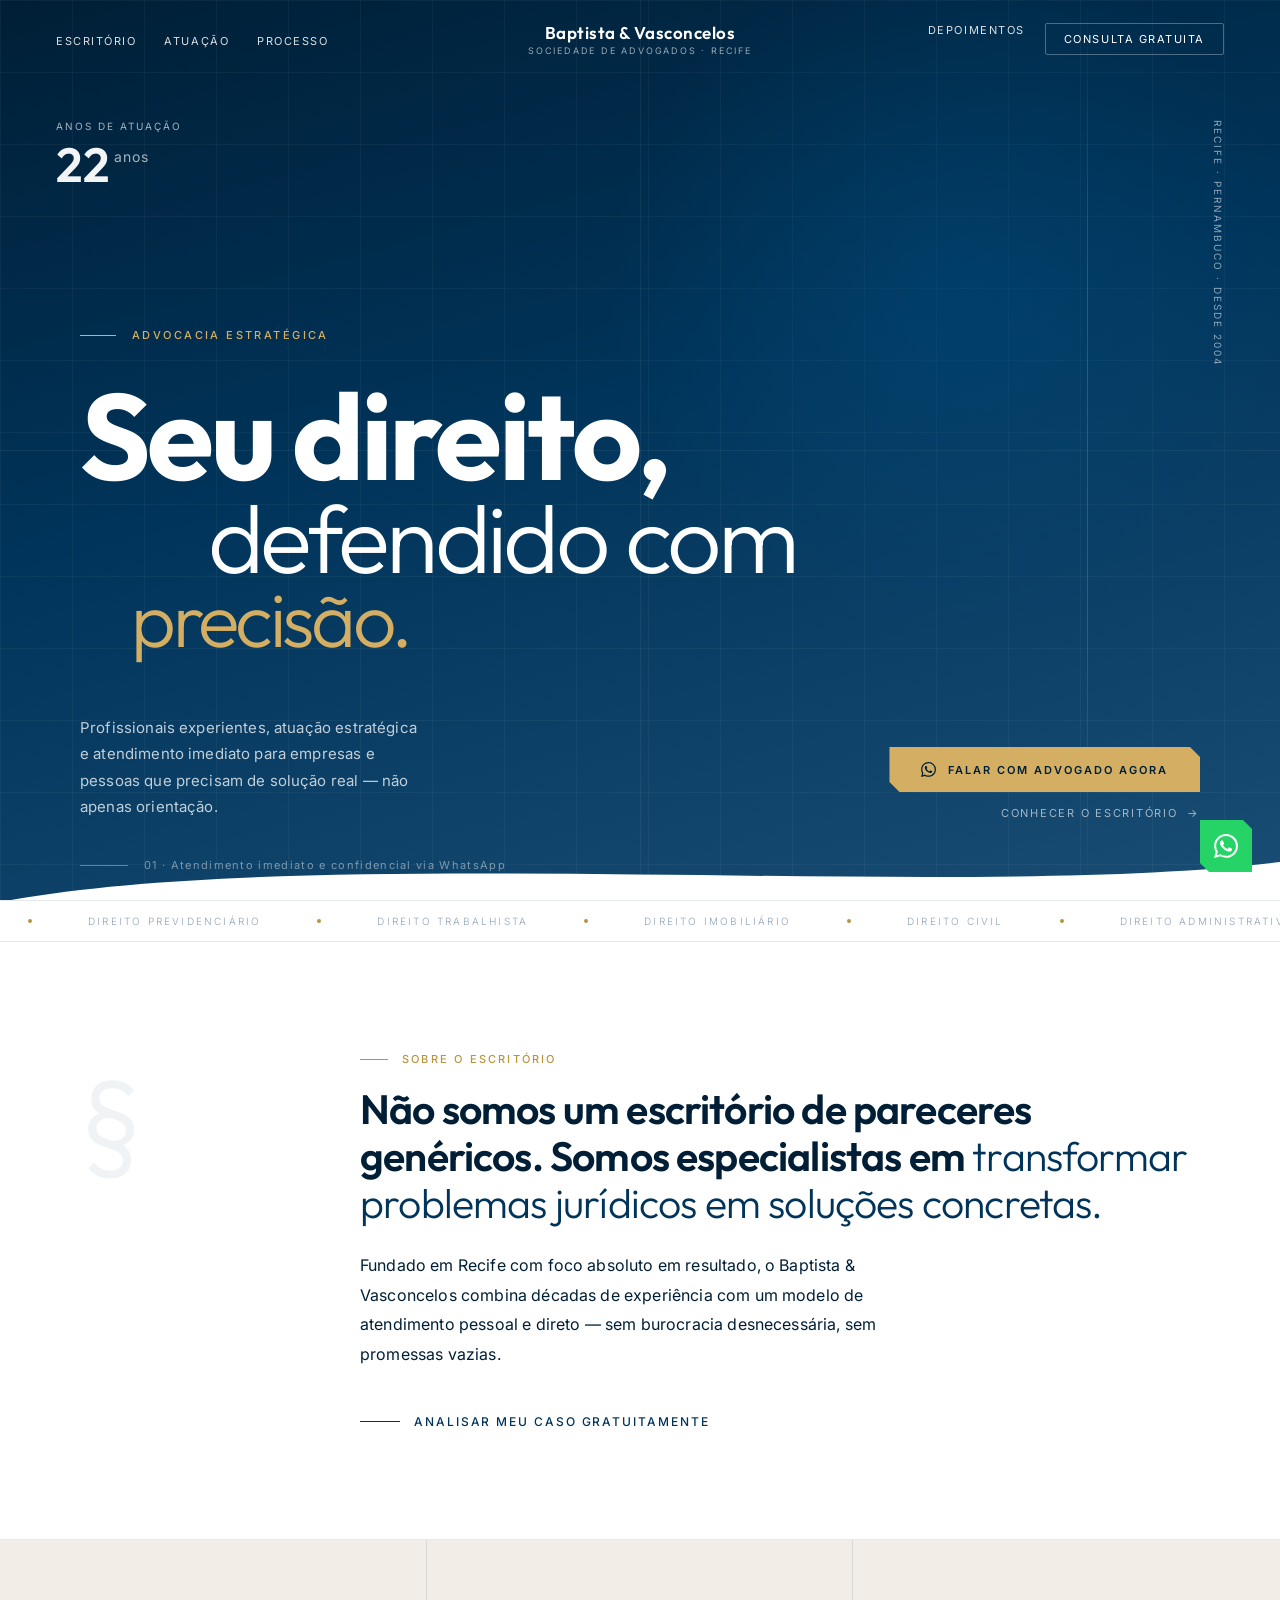
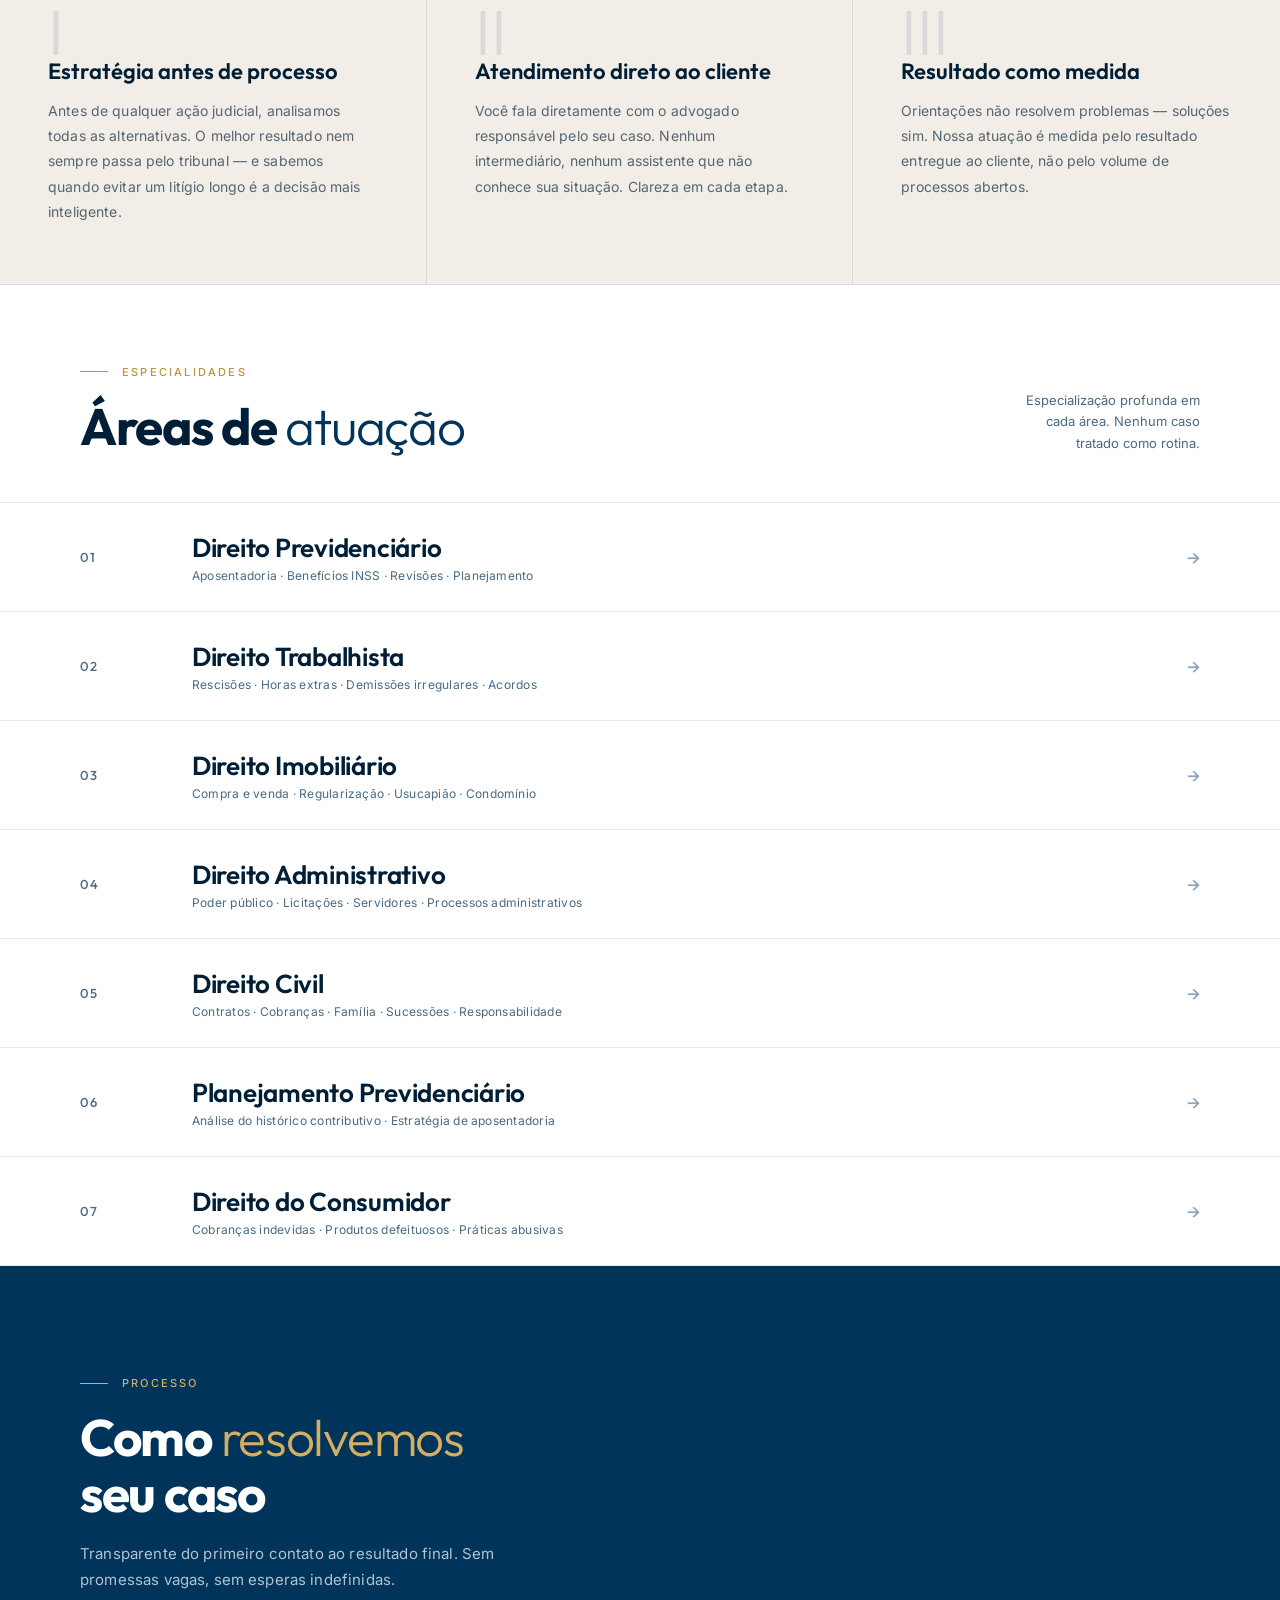
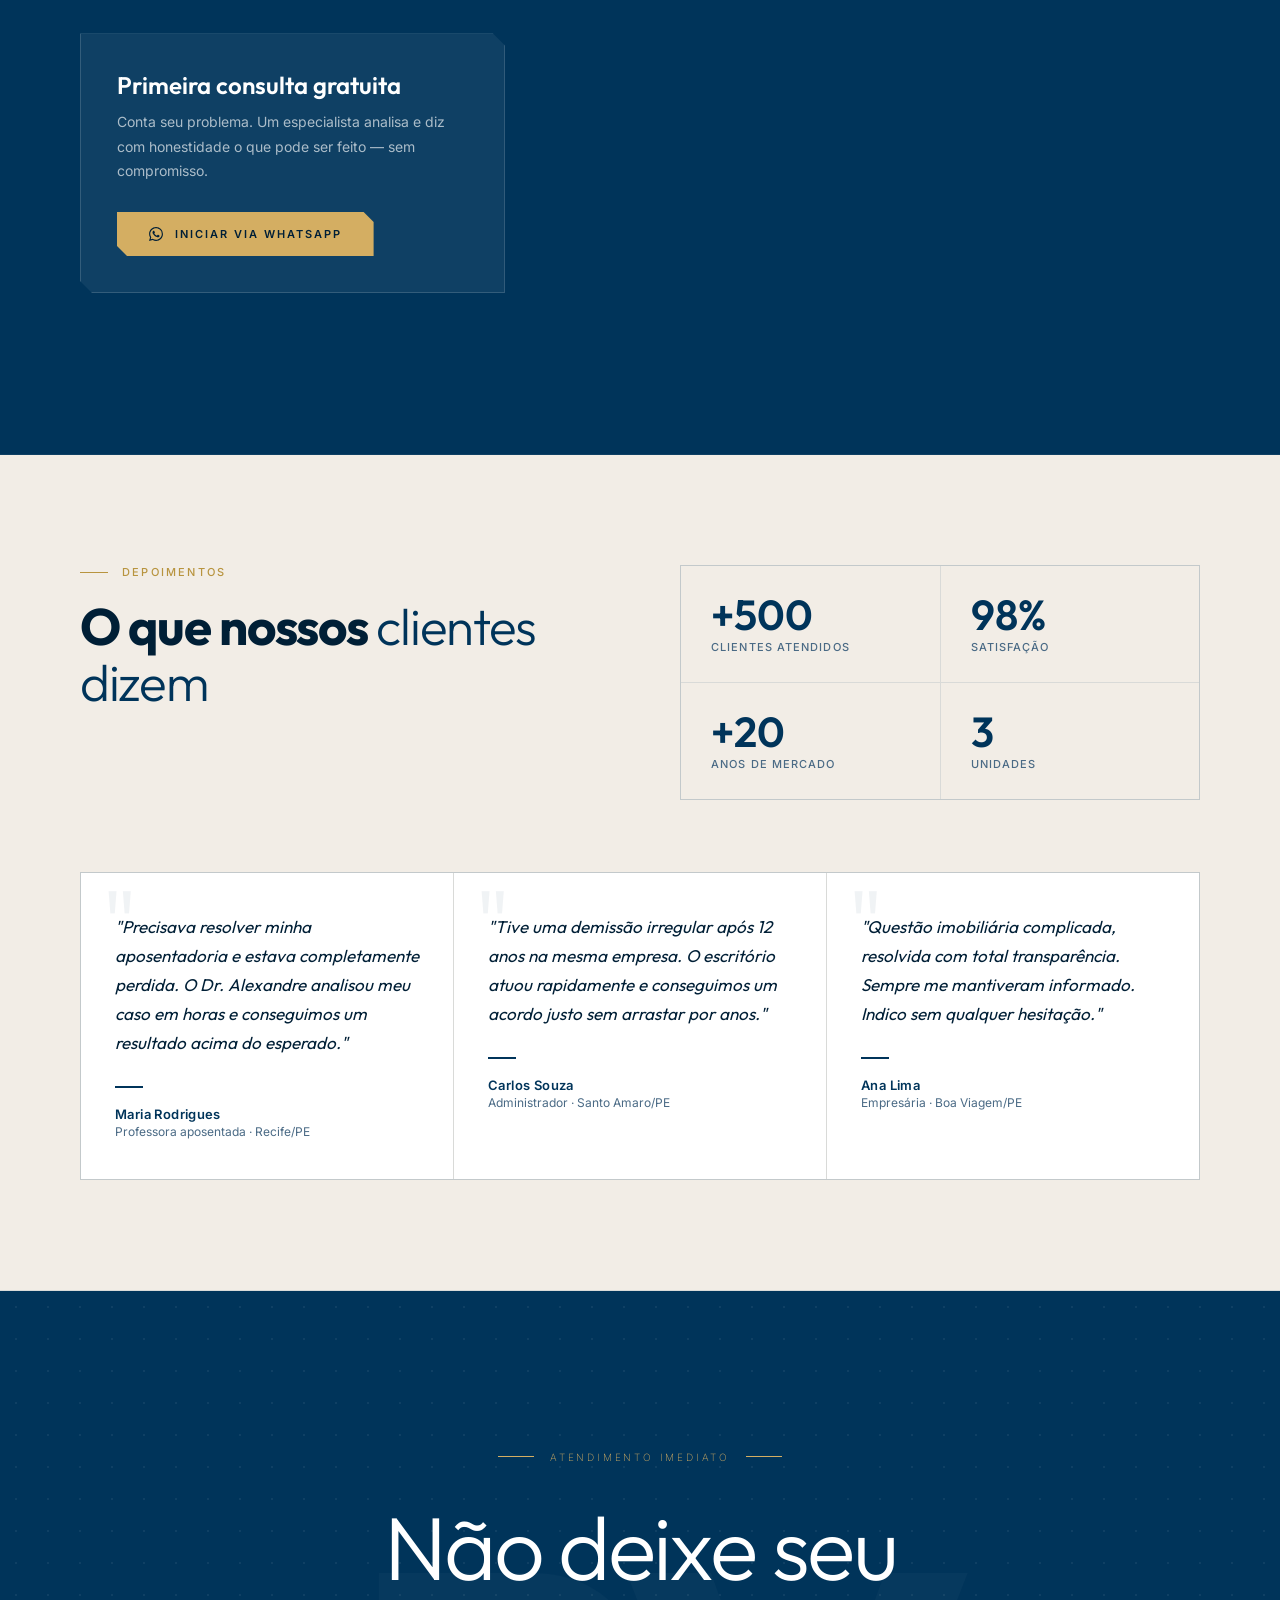
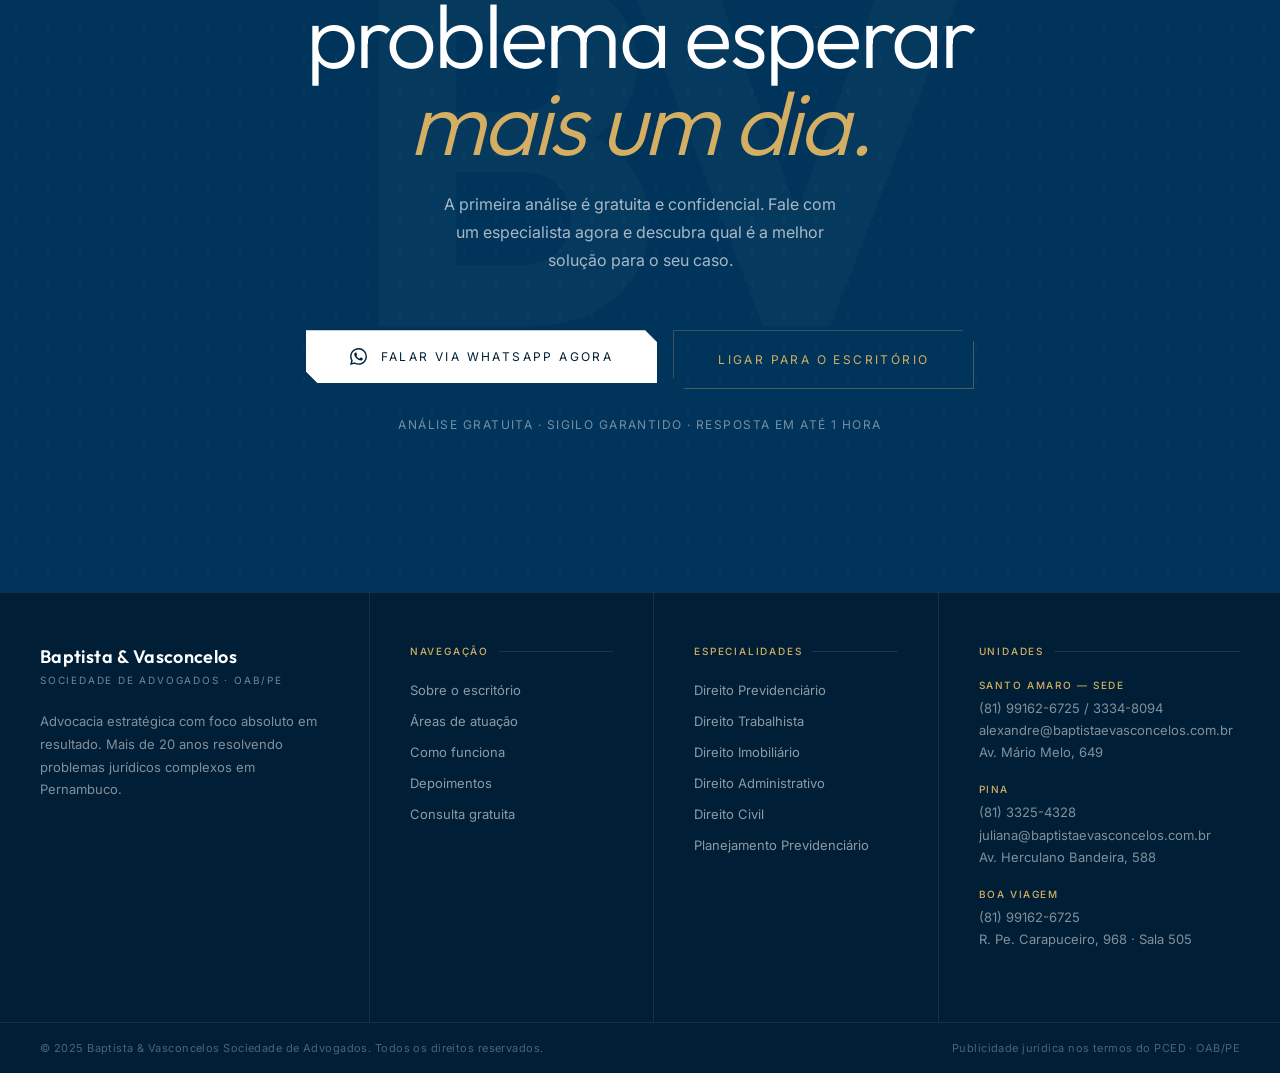
<file: clients/bv-landing.html>
<!DOCTYPE html>
<html lang="pt-BR">
<head>
<meta charset="UTF-8">
<meta name="viewport" content="width=device-width, initial-scale=1.0">
<title>Baptista & Vasconcelos — Advocacia Estratégica · Recife</title>
<link rel="preconnect" href="https://fonts.googleapis.com">
<link rel="preconnect" href="https://fonts.gstatic.com" crossorigin>
<link href="https://fonts.googleapis.com/css2?family=Outfit:wght@300;400;500;600;700&family=Inter:wght@300;400;500&display=swap" rel="stylesheet">
<style>

/* ─── RESET ─────────────────────────────────── */
*, *::before, *::after { box-sizing: border-box; margin: 0; padding: 0; }

:root {
  /* Cores exatas da marca */
  --navy:    #00345A;
  --navy-d:  #001F36;
  --navy-l:  #1a4d74;
  --navy-xl: #e8f0f7;

  /* Paleta de apoio */
  --white:   #ffffff;
  --offwhite: #f9f7f4;
  --linen:   #f2ede6;
  --mist:    #8ea3b8;
  --steel:   #4a6a85;

  /* Acento dourado */
  --gold:    #b8943f;
  --gold2:   #d4ae62;
  --gold3:   #e8cc8a;

  /* Tipografia — Outfit (display/títulos) + Inter (corpo) */
  --serif:   'Outfit', sans-serif;
  --sans:    'Inter', system-ui, sans-serif;

  /* Linhas estruturais */
  --rule:    rgba(0, 52, 90, .1);
  --rule-gold: rgba(184, 148, 63, .25);
}

html { scroll-behavior: smooth; }

body {
  background: var(--white);
  color: var(--navy-d);
  font-family: var(--sans);
  -webkit-font-smoothing: antialiased;
  overflow-x: hidden;
}

/* ─── CURSOR ─────────────────────────────────── */

/* ─── NAV ─────────────────────────────────────── */
nav {
  position: fixed; top: 0; left: 0; right: 0; z-index: 500;
  display: grid; grid-template-columns: 1fr auto 1fr;
  align-items: center;
  padding: 22px 56px;
  transition: background .4s, border-color .4s, box-shadow .4s;
}
nav.scrolled {
  background: rgba(255,255,255,.95);
  backdrop-filter: blur(16px);
  border-bottom: 1px solid var(--rule);
  box-shadow: 0 1px 24px rgba(0,31,54,.06);
}
.nav-links {
  display: flex; gap: 28px; list-style: none;
}
.nav-links a {
  font-size: 11px; font-weight: 400; letter-spacing: .14em;
  text-transform: uppercase; color: rgba(255,255,255,.85);
  text-decoration: none; transition: color .2s;
}
nav.scrolled .nav-links a { color: var(--navy); }
.nav-links a:hover { color: var(--gold) !important; }
.nav-center {
  text-align: center;
}
.nav-wordmark {
  font-family: var(--serif); font-size: 17px; font-weight: 600;
  letter-spacing: .03em; color: var(--white);
  text-decoration: none; display: block; white-space: nowrap;
  transition: color .4s;
}
nav.scrolled .nav-wordmark { color: var(--navy-d); }
.nav-wordmark small {
  display: block; font-family: var(--sans); font-size: 9px;
  font-weight: 400; letter-spacing: .2em; text-transform: uppercase;
  color: rgba(255,255,255,.6); margin-top: 2px; transition: color .4s;
}
nav.scrolled .nav-wordmark small { color: var(--steel); }
.nav-right { display: flex; justify-content: flex-end; gap: 20px; }
.nav-right a {
  font-size: 11px; font-weight: 400; letter-spacing: .14em;
  text-transform: uppercase; color: rgba(255,255,255,.85);
  text-decoration: none; transition: color .2s;
}
nav.scrolled .nav-right a { color: var(--navy); }
.nav-cta-btn {
  padding: 8px 18px !important;
  border: 1px solid rgba(255,255,255,.3) !important;
  border-radius: 2px;
  color: var(--white) !important;
  transition: background .2s, border-color .2s !important;
}
nav.scrolled .nav-cta-btn { border-color: var(--rule) !important; color: var(--navy) !important; }
.nav-cta-btn:hover { background: rgba(184,148,63,.1) !important; border-color: var(--gold) !important; color: var(--gold) !important; }

/* ─── HERO ────────────────────────────────────── */
#hero {
  position: relative;
  min-height: 100vh;
  background: linear-gradient(165deg, var(--navy-d) 0%, var(--navy) 45%, #1a4d74 100%);
  display: flex; flex-direction: column; justify-content: flex-end;
  padding-bottom: 80px; overflow: hidden;
}

/* Padrão de linhas finas */
.hero-grid-lines {
  position: absolute; inset: 0; pointer-events: none;
  background-image:
    linear-gradient(rgba(255,255,255,.04) 1px, transparent 1px),
    linear-gradient(90deg, rgba(255,255,255,.04) 1px, transparent 1px);
  background-size: 72px 72px;
}
/* Linha vertical central + horizontal central */
.hero-cross::before {
  content: ''; position: absolute; left: 50%; top: 0; bottom: 0;
  width: 1px; background: rgba(255,255,255,.06);
}
.hero-cross::after {
  content: ''; position: absolute; top: 50%; left: 0; right: 0;
  height: 1px; background: rgba(255,255,255,.06);
}
/* Brilho radial suave no canto superior direito */
.hero-glow {
  position: absolute; top: -10%; right: -5%;
  width: 60vw; height: 60vw; border-radius: 50%;
  background: radial-gradient(circle, rgba(0,80,130,.4) 0%, transparent 65%);
  pointer-events: none;
}
/* Linha dourada vertical decorativa */
.hero-vbar {
  position: absolute; right: 15%; top: 0; bottom: 0;
  width: 1px; background: linear-gradient(to bottom, transparent, rgba(184,148,63,.3) 30%, rgba(184,148,63,.3) 70%, transparent);
}

/* Contador de anos (canto esquerdo) */
.hero-counter-wrap {
  position: absolute; top: 120px; left: 56px;
  opacity: 0; animation: fadeIn 1s .5s ease forwards;
}
.hero-counter-lbl {
  font-size: 10px; font-weight: 400; letter-spacing: .2em;
  text-transform: uppercase; color: rgba(255,255,255,.65);
  margin-bottom: 8px;
}
.hero-counter {
  font-family: var(--serif); font-size: 48px; font-weight: 600;
  color: rgba(255,255,255,.95); line-height: 1;
  display: flex; align-items: flex-start; gap: 4px;
}
.hero-counter sup {
  font-size: 14px; font-weight: 400; color: rgba(255,255,255,.65);
  margin-top: 10px; font-family: var(--sans); letter-spacing: .08em;
}

/* Localização (canto direito vertical) */
.hero-location {
  position: absolute; top: 120px; right: 56px;
  font-size: 10px; font-weight: 400; letter-spacing: .2em;
  text-transform: uppercase; color: rgba(255,255,255,.55);
  writing-mode: vertical-rl;
  opacity: 0; animation: fadeIn 1s .5s ease forwards;
}

/* Conteúdo principal */
.hero-content {
  position: relative; z-index: 2; padding: 0 80px;
}
.hero-kicker {
  display: flex; align-items: center; gap: 16px;
  font-size: 11px; font-weight: 500; letter-spacing: .22em;
  text-transform: uppercase; color: var(--gold2);
  margin-bottom: 36px;
  opacity: 0; animation: fadeUp .7s .25s ease forwards;
}
.hero-kicker::before { content: ''; width: 36px; height: 1px; background: var(--gold2); }

h1.display {
  font-family: var(--serif);
  font-size: clamp(60px, 9.5vw, 148px);
  font-weight: 700; line-height: .94; letter-spacing: -.03em;
  color: var(--white);
  opacity: 0; animation: fadeUp .85s .38s ease forwards;
}
h1.display em  { font-style: normal; color: var(--gold2); font-weight: 300; }
h1.display .l2 { display: block; text-indent: 10vw; font-size: clamp(50px, 7.5vw, 118px); font-weight: 300; }
h1.display .l3 { display: block; text-indent: 4vw;  font-size: clamp(40px, 6vw,  95px); color: rgba(255,255,255,.45); font-weight: 300; }

.hero-bottom {
  display: flex; justify-content: space-between; align-items: flex-end;
  margin-top: 60px;
  opacity: 0; animation: fadeUp .8s .55s ease forwards;
}
.hero-desc {
  max-width: 340px; font-size: 15px; font-weight: 400;
  line-height: 1.75; color: rgba(255,255,255,.75); letter-spacing: .01em;
}
.hero-actions { display: flex; flex-direction: column; align-items: flex-end; gap: 14px; }
.btn-primary {
  display: inline-flex; align-items: center; gap: 12px;
  font-size: 11px; font-weight: 600; letter-spacing: .18em; text-transform: uppercase;
  color: var(--navy-d); text-decoration: none;
  background: var(--gold2); padding: 15px 32px;
  clip-path: polygon(0 0, calc(100% - 10px) 0, 100% 10px, 100% 100%, 10px 100%, 0 calc(100% - 10px));
  transition: background .2s, transform .2s;
}
.btn-primary:hover { background: var(--gold3); transform: translateY(-2px); }
.btn-ghost-hero {
  font-size: 11px; font-weight: 400; letter-spacing: .16em;
  color: rgba(255,255,255,.6); text-decoration: none; text-transform: uppercase;
  display: flex; align-items: center; gap: 8px; transition: color .2s;
}
.btn-ghost-hero:hover { color: var(--gold2); }
.hero-micro {
  position: absolute; bottom: 28px; left: 80px;
  font-size: 11px; font-weight: 400; letter-spacing: .12em;
  color: rgba(255,255,255,.45); display: flex; align-items: center; gap: 16px;
}
.hero-micro::before {
  content: ''; display: block; width: 0; height: 1px; background: rgba(255,255,255,.35);
  animation: growLine 1s 1.1s ease forwards;
}
@keyframes growLine { to { width: 48px; } }

/* Curva de transição para branco */
.hero-wave {
  position: absolute; bottom: -2px; left: 0; right: 0;
  height: 60px; overflow: hidden;
}
.hero-wave svg { display: block; width: 100%; height: 100%; }

/* ─── TICKER ─────────────────────────────────── */
.ticker-wrap {
  background: var(--white); border-top: 1px solid var(--rule);
  border-bottom: 1px solid var(--rule); padding: 14px 0; overflow: hidden;
}
.ticker { display: flex; gap: 0; width: max-content; animation: ticker 24s linear infinite; }
.ticker-item {
  display: flex; align-items: center; gap: 56px; padding: 0 28px; flex-shrink: 0;
  font-size: 10px; font-weight: 300; letter-spacing: .22em;
  text-transform: uppercase; color: var(--mist); white-space: nowrap;
}
.ticker-sep {
  width: 4px; height: 4px; border-radius: 50%; background: var(--gold); flex-shrink: 0;
}
@keyframes ticker { to { transform: translateX(-50%); } }
@keyframes fadeIn  { from { opacity: 0; } to { opacity: 1; } }
@keyframes fadeUp  { from { opacity: 0; transform: translateY(24px); } to { opacity: 1; transform: translateY(0); } }

/* ─── SEÇÕES BASE ────────────────────────────── */
.section-label {
  font-size: 11px; font-weight: 500; letter-spacing: .2em;
  text-transform: uppercase; color: var(--gold);
  display: flex; align-items: center; gap: 14px; margin-bottom: 20px;
}
.section-label::before { content: ''; width: 28px; height: 1px; background: var(--gold); }

h2.editorial {
  font-family: var(--serif);
  font-size: clamp(32px, 4vw, 60px);
  font-weight: 700; line-height: 1.08; letter-spacing: -.025em;
  color: var(--navy-d);
}
h2.editorial em { font-style: normal; color: var(--navy); font-weight: 300; }

/* ─── MANIFESTO ───────────────────────────────── */
#manifesto {
  padding: 110px 80px;
  display: grid; grid-template-columns: 200px 1fr; gap: 80px;
  border-bottom: 1px solid var(--rule);
  background: var(--white);
}
.manifesto-num {
  font-family: var(--serif); font-size: 120px; font-weight: 300;
  color: rgba(0,52,90,.06); line-height: 1; padding-top: 8px;
  user-select: none;
}
.manifesto-body h2 {
  font-family: var(--serif); font-size: clamp(28px, 3.2vw, 50px);
  font-weight: 600; line-height: 1.15; letter-spacing: -.02em;
  color: var(--navy-d); margin-bottom: 24px;
}
.manifesto-body h2 em { font-style: normal; color: var(--navy); font-weight: 300; }
.manifesto-body p {
  font-size: 16px; font-weight: 400; line-height: 1.85;
  color: var(--navy-d); opacity: .7; max-width: 520px; letter-spacing: .01em; margin-bottom: 36px;
}
.btn-outline {
  display: inline-flex; align-items: center; gap: 14px;
  font-size: 12px; font-weight: 500; letter-spacing: .16em; text-transform: uppercase;
  color: var(--navy); text-decoration: none;
  transition: gap .25s, color .2s;
}
.btn-outline-line { display: block; width: 40px; height: 1px; background: var(--navy); transition: width .25s; }
.btn-outline:hover { color: var(--gold); gap: 20px; }
.btn-outline:hover .btn-outline-line { width: 56px; background: var(--gold); }

/* ─── PILLARS ────────────────────────────────── */
#pillars {
  display: grid; grid-template-columns: repeat(3, 1fr);
  background: var(--linen);
  border-bottom: 1px solid var(--rule);
}
.pillar {
  padding: 60px 48px; border-right: 1px solid var(--rule);
  position: relative; overflow: hidden; transition: background .35s;
}
.pillar:last-child { border-right: none; }
.pillar:hover { background: var(--navy-xl); }
.pillar::after {
  content: ''; position: absolute; bottom: 0; left: 0;
  width: 0; height: 2px; background: var(--navy);
  transition: width .4s;
}
.pillar:hover::after { width: 100%; }
.pillar-num {
  font-family: var(--serif); font-size: 64px; font-weight: 300;
  color: rgba(0,52,90,.1); line-height: 1; margin-bottom: -6px;
}
.pillar-title {
  font-family: var(--serif); font-size: 22px; font-weight: 600;
  color: var(--navy-d); margin-bottom: 14px; line-height: 1.2;
}
.pillar-body {
  font-size: 14px; font-weight: 400; line-height: 1.8;
  color: var(--navy-d); opacity: .65; letter-spacing: .01em;
}

/* ─── AREAS ──────────────────────────────────── */
#areas { background: var(--white); }
.areas-header {
  padding: 80px 80px 48px;
  display: flex; justify-content: space-between; align-items: flex-end;
  border-bottom: 1px solid var(--rule);
}
.areas-header-hint {
  font-size: 13px; font-weight: 400; color: var(--steel);
  max-width: 200px; text-align: right; line-height: 1.65;
}
.area-row {
  display: grid; grid-template-columns: 72px 1fr auto;
  align-items: center; gap: 40px;
  padding: 28px 80px; border-bottom: 1px solid var(--rule);
  text-decoration: none; color: inherit; position: relative;
  transition: background .25s, padding-left .3s;
  overflow: hidden;
}
.area-row::before {
  content: ''; position: absolute; left: 0; top: 0; bottom: 0;
  width: 0; background: var(--navy); transition: width .3s;
}
.area-row:hover { background: var(--offwhite); padding-left: 88px; }
.area-row:hover::before { width: 5px; }
.area-row-num {
  font-family: var(--serif); font-size: 13px; font-weight: 500;
  color: var(--steel); letter-spacing: .08em; transition: color .25s;
}
.area-row:hover .area-row-num { color: var(--navy); }
.area-row-title {
  font-family: var(--serif); font-size: 26px; font-weight: 600;
  color: var(--navy-d); letter-spacing: -.01em; transition: color .25s;
}
.area-row:hover .area-row-title { color: var(--navy); }
.area-row-tags {
  font-size: 12px; font-weight: 400; color: var(--steel);
  letter-spacing: .02em; margin-top: 4px;
}
.area-row-arrow {
  font-family: var(--serif); font-size: 20px; color: var(--mist);
  transition: transform .25s, color .25s;
}
.area-row:hover .area-row-arrow { transform: translateX(8px); color: var(--navy); }

/* ─── COMO FUNCIONA ──────────────────────────── */
#como {
  padding: 110px 80px;
  display: grid; grid-template-columns: 1fr 1.4fr; gap: 100px;
  background: var(--navy);
  border-bottom: 1px solid rgba(255,255,255,.06);
}
#como .section-label { color: var(--gold2); }
#como .section-label::before { background: var(--gold2); }
#como h2.editorial { color: var(--white); }
#como h2.editorial em { color: var(--gold2); }
.como-sub {
  font-size: 15px; font-weight: 400; line-height: 1.75;
  color: rgba(255,255,255,.7); letter-spacing: .01em; margin: 20px 0 40px;
}
.cta-box {
  padding: 36px; background: rgba(255,255,255,.06);
  border: 1px solid rgba(255,255,255,.15);
  clip-path: polygon(0 0, calc(100% - 12px) 0, 100% 12px, 100% 100%, 12px 100%, 0 calc(100% - 12px));
}
.cta-box h3 {
  font-family: var(--serif); font-size: 24px; font-weight: 600;
  color: var(--white); margin-bottom: 10px;
}
.cta-box p {
  font-size: 14px; font-weight: 400; color: rgba(255,255,255,.65);
  line-height: 1.75; margin-bottom: 28px;
}
.steps-list { display: flex; flex-direction: column; }
.step-item {
  display: grid; grid-template-columns: 44px 1fr;
  gap: 24px; padding: 28px 0; border-top: 1px solid rgba(255,255,255,.12);
  opacity: 0; transform: translateX(16px);
  transition: opacity .6s ease, transform .6s ease;
}
.step-item.visible { opacity: 1; transform: translateX(0); }
.step-n {
  font-family: var(--serif); font-size: 15px; font-weight: 600;
  color: var(--gold2); padding-top: 5px; letter-spacing: .04em;
}
.step-title {
  font-family: var(--serif); font-size: 22px; font-weight: 600;
  color: var(--white); margin-bottom: 8px;
}
.step-body {
  font-size: 14px; font-weight: 400; line-height: 1.75;
  color: rgba(255,255,255,.65);
}

/* ─── PROVA SOCIAL ───────────────────────────── */
#prova {
  padding: 110px 80px;
  background: var(--linen);
  border-bottom: 1px solid var(--rule);
}
.prova-top {
  display: grid; grid-template-columns: 1fr 1fr; gap: 80px; margin-bottom: 72px;
}
.stats-grid {
  display: grid; grid-template-columns: 1fr 1fr; gap: 1px;
  background: var(--rule); align-self: end;
  border: 1px solid var(--rule);
}
.stat-cell {
  background: var(--linen); padding: 28px 30px;
}
.stat-num {
  font-family: var(--serif); font-size: 42px; font-weight: 600;
  color: var(--navy); line-height: 1;
}
.stat-lbl {
  font-size: 11px; font-weight: 500; color: var(--steel);
  letter-spacing: .1em; text-transform: uppercase; margin-top: 4px;
}
.depos-grid {
  display: grid; grid-template-columns: repeat(3, 1fr);
  gap: 1px; background: var(--rule); border: 1px solid var(--rule);
}
.depo {
  background: var(--white); padding: 40px 34px; position: relative;
}
.depo-mark {
  font-family: var(--serif); font-size: 100px; font-weight: 300;
  color: rgba(0,52,90,.06); line-height: .8;
  position: absolute; top: 12px; left: 20px;
}
.depo-quote {
  font-family: var(--serif); font-size: 17px; font-style: italic;
  font-weight: 400; line-height: 1.7; color: var(--navy-d);
  margin-bottom: 28px; position: relative; z-index: 1;
}
.depo-bar { width: 28px; height: 2px; background: var(--navy); margin-bottom: 18px; }
.depo-name { font-size: 13px; font-weight: 600; color: var(--navy); letter-spacing: .03em; }
.depo-role { font-size: 12px; font-weight: 400; color: var(--steel); margin-top: 2px; }

/* ─── STATEMENT / FINAL CTA ──────────────────── */
#statement {
  padding: 160px 80px;
  background: var(--navy);
  text-align: center; position: relative; overflow: hidden;
}
#statement::before {
  content: 'BV';
  position: absolute; top: 50%; left: 50%; transform: translate(-50%,-50%);
  font-family: var(--serif); font-size: min(500px, 60vw); font-weight: 700;
  color: rgba(255,255,255,.025); line-height: 1; pointer-events: none;
  letter-spacing: -.08em;
}
/* grade de pontos decorativos */
#statement::after {
  content: '';
  position: absolute; inset: 0;
  background-image: radial-gradient(rgba(255,255,255,.06) 1px, transparent 1px);
  background-size: 32px 32px;
  pointer-events: none;
}
.statement-inner { position: relative; z-index: 1; }
.statement-label {
  font-size: 10px; font-weight: 200; letter-spacing: .28em; text-transform: uppercase;
  color: var(--gold2); margin-bottom: 40px;
  display: flex; align-items: center; justify-content: center; gap: 16px;
}
.statement-label::before, .statement-label::after {
  content: ''; display: block; width: 36px; height: 1px; background: var(--gold2);
}
#statement h2 {
  font-family: var(--serif); font-size: clamp(42px, 7vw, 108px);
  font-weight: 300; line-height: .98; letter-spacing: -.03em;
  color: var(--white); margin-bottom: 24px;
}
#statement h2 em { font-style: italic; color: var(--gold2); }
#statement > .statement-inner > p {
  font-size: 16px; font-weight: 400; line-height: 1.75;
  color: rgba(255,255,255,.65); max-width: 400px;
  margin: 0 auto 56px;
}
.btn-wpp {
  display: inline-flex; align-items: center; gap: 14px;
  font-size: 12px; font-weight: 400; letter-spacing: .2em; text-transform: uppercase;
  background: var(--white); color: var(--navy-d);
  padding: 18px 44px; text-decoration: none;
  clip-path: polygon(0 0, calc(100% - 12px) 0, 100% 12px, 100% 100%, 12px 100%, 0 calc(100% - 12px));
  transition: background .2s, transform .2s;
  margin-bottom: 6px;
}
.btn-wpp:hover { background: var(--linen); transform: translateY(-2px); }
.btn-wpp-alt {
  display: inline-flex; align-items: center; gap: 14px;
  font-size: 12px; font-weight: 400; letter-spacing: .2em; text-transform: uppercase;
  background: transparent; color: var(--gold2);
  border: 1px solid rgba(212,174,98,.35);
  padding: 18px 44px; text-decoration: none;
  clip-path: polygon(0 0, calc(100% - 12px) 0, 100% 12px, 100% 100%, 12px 100%, 0 calc(100% - 12px));
  transition: background .2s, border-color .2s;
}
.btn-wpp-alt:hover { background: rgba(212,174,98,.08); border-color: var(--gold2); }
.cta-btns { display: flex; justify-content: center; gap: 16px; flex-wrap: wrap; margin-bottom: 28px; }
.statement-fine {
  font-size: 12px; font-weight: 400; letter-spacing: .12em;
  color: rgba(255,255,255,.45); text-transform: uppercase;
}

/* ─── FOOTER ─────────────────────────────────── */
footer {
  background: var(--navy-d);
  border-top: 1px solid rgba(255,255,255,.08);
}
.footer-grid {
  display: grid; grid-template-columns: 1.3fr 1fr 1fr 1.2fr;
  gap: 0; border-bottom: 1px solid rgba(255,255,255,.08);
}
.foot-col {
  padding: 52px 40px; border-right: 1px solid rgba(255,255,255,.08);
}
.foot-col:last-child { border-right: none; }
.foot-brand {
  font-family: var(--serif); font-size: 18px; font-weight: 600;
  color: var(--white); letter-spacing: .02em; display: block; margin-bottom: 6px;
}
.foot-tagline {
  font-size: 10px; font-weight: 400; letter-spacing: .18em; text-transform: uppercase;
  color: rgba(255,255,255,.45); margin-bottom: 24px;
}
.foot-desc {
  font-size: 13px; font-weight: 400; line-height: 1.75;
  color: rgba(255,255,255,.5);
}
.foot-col-ttl {
  font-size: 10px; font-weight: 500; letter-spacing: .18em; text-transform: uppercase;
  color: var(--gold2); margin-bottom: 22px;
  display: flex; align-items: center; gap: 10px;
}
.foot-col-ttl::after { content: ''; flex: 1; height: 1px; background: rgba(255,255,255,.1); }
.foot-links { display: flex; flex-direction: column; gap: 11px; list-style: none; }
.foot-links a {
  font-size: 13px; font-weight: 400; color: rgba(255,255,255,.55);
  text-decoration: none; transition: color .2s;
}
.foot-links a:hover { color: var(--gold2); }
.foot-place { font-size: 10px; font-weight: 500; letter-spacing: .16em; text-transform: uppercase; color: var(--gold2); margin-bottom: 6px; }
.foot-detail { font-size: 13px; font-weight: 400; color: rgba(255,255,255,.5); line-height: 1.7; margin-bottom: 20px; }
.footer-bottom {
  padding: 18px 40px;
  display: flex; justify-content: space-between; align-items: center; flex-wrap: wrap; gap: 8px;
}
.footer-fine { font-size: 11px; font-weight: 400; letter-spacing: .04em; color: rgba(255,255,255,.3); }

/* ─── BOTÃO WPP FLUTUANTE ────────────────────── */
.float-wpp {
  position: fixed; bottom: 28px; right: 28px; z-index: 300;
  width: 52px; height: 52px; background: #25d366;
  display: flex; align-items: center; justify-content: center;
  text-decoration: none;
  clip-path: polygon(0 0, calc(100% - 9px) 0, 100% 9px, 100% 100%, 9px 100%, 0 calc(100% - 9px));
  box-shadow: 0 6px 28px rgba(37,211,102,.28);
  transition: transform .2s, box-shadow .2s;
}
.float-wpp:hover { transform: translateY(-3px); box-shadow: 0 10px 36px rgba(37,211,102,.38); }
.float-wpp svg { color: #fff; }

/* ─── REVEAL ANIMATIONS ─────────────────────── */
.rv { opacity: 0; transform: translateY(28px); transition: opacity .75s ease, transform .75s ease; }
.rv.on { opacity: 1; transform: none; }
.rv.d1 { transition-delay: .1s; }
.rv.d2 { transition-delay: .2s; }
.rv.d3 { transition-delay: .3s; }
.rv.d4 { transition-delay: .4s; }

/* ─── RESPONSIVE ─────────────────────────────── */
@media (max-width: 1024px) {
  #manifesto     { grid-template-columns: 1fr; gap: 16px; padding: 80px 40px; }
  .manifesto-num { display: none; }
  #pillars        { grid-template-columns: 1fr; }
  .pillar         { border-right: none; border-bottom: 1px solid var(--rule); }
  #como           { grid-template-columns: 1fr; gap: 60px; padding: 80px 40px; }
  .prova-top      { grid-template-columns: 1fr; gap: 40px; }
  .depos-grid     { grid-template-columns: 1fr; }
  .footer-grid    { grid-template-columns: 1fr 1fr; }
  .areas-header   { padding: 56px 40px 36px; }
  .area-row       { padding-left: 40px; padding-right: 40px; }
  .area-row:hover { padding-left: 48px; }
  #statement, #prova { padding-left: 40px; padding-right: 40px; }
  .hero-content   { padding: 0 40px; }
}
@media (max-width: 768px) {
  nav { padding: 16px 20px; grid-template-columns: 1fr auto; }
  .nav-links, .nav-right .nav-cta-btn { display: none; }
  .hero-content { padding: 0 20px; }
  h1.display { font-size: 50px; line-height: .95; }
  h1.display .l2 { text-indent: 12px; font-size: 42px; }
  h1.display .l3 { text-indent: 6px;  font-size: 32px; }
  .hero-bottom { flex-direction: column; align-items: flex-start; gap: 28px; }
  .hero-counter-wrap, .hero-location { display: none; }
  .hero-micro { left: 20px; }
  .areas-header { flex-direction: column; align-items: flex-start; gap: 12px; padding: 40px 20px 28px; }
  .area-row { padding: 24px 20px; gap: 16px; grid-template-columns: 44px 1fr auto; }
  .area-row:hover { padding-left: 20px; }
  #statement { padding: 100px 20px; }
  #prova, #manifesto { padding: 80px 20px; }
  .footer-grid { grid-template-columns: 1fr; }
  .foot-col { border-right: none; border-bottom: 1px solid rgba(255,255,255,.06); }
  .footer-bottom { padding: 14px 20px; }
  .cta-btns { flex-direction: column; align-items: center; }
}
</style>
</head>
<body>

<!-- NAV -->
<nav id="navbar">
  <ul class="nav-links">
    <li><a href="#manifesto">Escritório</a></li>
    <li><a href="#areas">Atuação</a></li>
    <li><a href="#como">Processo</a></li>
  </ul>
  <div class="nav-center">
    <a href="#" class="nav-wordmark">
      Baptista &amp; Vasconcelos
      <small>Sociedade de Advogados · Recife</small>
    </a>
  </div>
  <div class="nav-right">
    <a href="#prova">Depoimentos</a>
    <a href="https://wa.me/5581991626725" class="nav-cta-btn">Consulta gratuita</a>
  </div>
</nav>

<!-- ══ HERO ══════════════════════════════════ -->
<section id="hero">
  <div class="hero-grid-lines hero-cross"></div>
  <div class="hero-glow"></div>
  <div class="hero-vbar"></div>

  <div class="hero-counter-wrap">
    <div class="hero-counter-lbl">Anos de atuação</div>
    <div class="hero-counter">
      <span id="yearCount">00</span>
      <sup>anos</sup>
    </div>
  </div>
  <div class="hero-location">Recife · Pernambuco · Desde 2004</div>

  <div class="hero-content">
    <div class="hero-kicker">Advocacia Estratégica</div>
    <h1 class="display">
      Seu direito,<span class="l2">defendido com</span><span class="l3"><em>precisão.</em></span>
    </h1>
    <div class="hero-bottom">
      <p class="hero-desc">Profissionais experientes, atuação estratégica e atendimento imediato para empresas e pessoas que precisam de solução real — não apenas orientação.</p>
      <div class="hero-actions">
        <a href="https://wa.me/5581991626725" class="btn-primary">
          <svg width="15" height="15" viewBox="0 0 24 24" fill="currentColor"><path d="M17.472 14.382c-.297-.149-1.758-.867-2.03-.967-.273-.099-.471-.148-.67.15-.197.297-.767.966-.94 1.164-.173.199-.347.223-.644.075-.297-.15-1.255-.463-2.39-1.475-.883-.788-1.48-1.761-1.653-2.059-.173-.297-.018-.458.13-.606.134-.133.298-.347.446-.52.149-.174.198-.298.298-.497.099-.198.05-.371-.025-.52-.075-.149-.669-1.612-.916-2.207-.242-.579-.487-.5-.669-.51-.173-.008-.371-.01-.57-.01-.198 0-.52.074-.792.372-.272.297-1.04 1.016-1.04 2.479 0 1.462 1.065 2.875 1.213 3.074.149.198 2.096 3.2 5.077 4.487.709.306 1.262.489 1.694.625.712.227 1.36.195 1.871.118.571-.085 1.758-.719 2.006-1.413.248-.694.248-1.289.173-1.413-.074-.124-.272-.198-.57-.347m-5.421 7.403h-.004a9.87 9.87 0 01-5.031-1.378l-.361-.214-3.741.982.998-3.648-.235-.374a9.86 9.86 0 01-1.51-5.26c.001-5.45 4.436-9.884 9.888-9.884 2.64 0 5.122 1.03 6.988 2.898a9.825 9.825 0 012.893 6.994c-.003 5.45-4.437 9.884-9.885 9.884m8.413-18.297A11.815 11.815 0 0012.05 0C5.495 0 .16 5.335.157 11.892c0 2.096.547 4.142 1.588 5.945L.057 24l6.305-1.654a11.882 11.882 0 005.683 1.448h.005c6.554 0 11.890-5.335 11.893-11.893a11.821 11.821 0 00-3.48-8.413z"/></svg>
          Falar com advogado agora
        </a>
        <a href="#manifesto" class="btn-ghost-hero">Conhecer o escritório &nbsp;→</a>
      </div>
    </div>
  </div>

  <div class="hero-micro">01 · Atendimento imediato e confidencial via WhatsApp</div>

  <!-- Curva de saída -->
  <div class="hero-wave">
    <svg viewBox="0 0 1440 60" preserveAspectRatio="none" xmlns="http://www.w3.org/2000/svg">
      <path d="M0,60 C360,0 1080,60 1440,20 L1440,60 Z" fill="#ffffff"/>
    </svg>
  </div>
</section>

<!-- ══ TICKER ══════════════════════════════════ -->
<div class="ticker-wrap">
  <div class="ticker">
    <div class="ticker-item"><span class="ticker-sep"></span>Direito Previdenciário</div>
    <div class="ticker-item"><span class="ticker-sep"></span>Direito Trabalhista</div>
    <div class="ticker-item"><span class="ticker-sep"></span>Direito Imobiliário</div>
    <div class="ticker-item"><span class="ticker-sep"></span>Direito Civil</div>
    <div class="ticker-item"><span class="ticker-sep"></span>Direito Administrativo</div>
    <div class="ticker-item"><span class="ticker-sep"></span>Planejamento Previdenciário</div>
    <div class="ticker-item"><span class="ticker-sep"></span>Direito do Consumidor</div>
    <div class="ticker-item"><span class="ticker-sep"></span>+20 Anos de Atuação</div>
    <div class="ticker-item"><span class="ticker-sep"></span>3 Unidades em Recife</div>
    <div class="ticker-item"><span class="ticker-sep"></span>Atendimento Imediato</div>
    <!-- duplicata para loop infinito -->
    <div class="ticker-item"><span class="ticker-sep"></span>Direito Previdenciário</div>
    <div class="ticker-item"><span class="ticker-sep"></span>Direito Trabalhista</div>
    <div class="ticker-item"><span class="ticker-sep"></span>Direito Imobiliário</div>
    <div class="ticker-item"><span class="ticker-sep"></span>Direito Civil</div>
    <div class="ticker-item"><span class="ticker-sep"></span>Direito Administrativo</div>
    <div class="ticker-item"><span class="ticker-sep"></span>Planejamento Previdenciário</div>
    <div class="ticker-item"><span class="ticker-sep"></span>Direito do Consumidor</div>
    <div class="ticker-item"><span class="ticker-sep"></span>+20 Anos de Atuação</div>
    <div class="ticker-item"><span class="ticker-sep"></span>3 Unidades em Recife</div>
    <div class="ticker-item"><span class="ticker-sep"></span>Atendimento Imediato</div>
  </div>
</div>

<!-- ══ MANIFESTO ════════════════════════════════ -->
<section id="manifesto">
  <div class="manifesto-num rv">§</div>
  <div class="manifesto-body">
    <div class="section-label rv">Sobre o escritório</div>
    <h2 class="rv">Não somos um escritório de pareceres genéricos. Somos especialistas em <em>transformar problemas jurídicos em soluções concretas.</em></h2>
    <p class="rv d1">Fundado em Recife com foco absoluto em resultado, o Baptista &amp; Vasconcelos combina décadas de experiência com um modelo de atendimento pessoal e direto — sem burocracia desnecessária, sem promessas vazias.</p>
    <a href="https://wa.me/5581991626725" class="btn-outline rv d2">
      <span class="btn-outline-line"></span>
      Analisar meu caso gratuitamente
    </a>
  </div>
</section>

<!-- ══ PILARES ════════════════════════════════ -->
<div id="pillars">
  <div class="pillar rv">
    <div class="pillar-num">I</div>
    <div class="pillar-title">Estratégia antes de processo</div>
    <p class="pillar-body">Antes de qualquer ação judicial, analisamos todas as alternativas. O melhor resultado nem sempre passa pelo tribunal — e sabemos quando evitar um litígio longo é a decisão mais inteligente.</p>
  </div>
  <div class="pillar rv d1">
    <div class="pillar-num">II</div>
    <div class="pillar-title">Atendimento direto ao cliente</div>
    <p class="pillar-body">Você fala diretamente com o advogado responsável pelo seu caso. Nenhum intermediário, nenhum assistente que não conhece sua situação. Clareza em cada etapa.</p>
  </div>
  <div class="pillar rv d2">
    <div class="pillar-num">III</div>
    <div class="pillar-title">Resultado como medida</div>
    <p class="pillar-body">Orientações não resolvem problemas — soluções sim. Nossa atuação é medida pelo resultado entregue ao cliente, não pelo volume de processos abertos.</p>
  </div>
</div>

<!-- ══ ÁREAS ════════════════════════════════════ -->
<section id="areas">
  <div class="areas-header">
    <div>
      <div class="section-label rv">Especialidades</div>
      <h2 class="editorial rv">Áreas de <em>atuação</em></h2>
    </div>
    <p class="areas-header-hint rv d1">Especialização profunda em cada área. Nenhum caso tratado como rotina.</p>
  </div>

  <a href="https://wa.me/5581991626725" class="area-row rv">
    <span class="area-row-num">01</span>
    <div><div class="area-row-title">Direito Previdenciário</div><div class="area-row-tags">Aposentadoria · Benefícios INSS · Revisões · Planejamento</div></div>
    <span class="area-row-arrow">→</span>
  </a>
  <a href="https://wa.me/5581991626725" class="area-row rv d1">
    <span class="area-row-num">02</span>
    <div><div class="area-row-title">Direito Trabalhista</div><div class="area-row-tags">Rescisões · Horas extras · Demissões irregulares · Acordos</div></div>
    <span class="area-row-arrow">→</span>
  </a>
  <a href="https://wa.me/5581991626725" class="area-row rv d2">
    <span class="area-row-num">03</span>
    <div><div class="area-row-title">Direito Imobiliário</div><div class="area-row-tags">Compra e venda · Regularização · Usucapião · Condomínio</div></div>
    <span class="area-row-arrow">→</span>
  </a>
  <a href="https://wa.me/5581991626725" class="area-row rv">
    <span class="area-row-num">04</span>
    <div><div class="area-row-title">Direito Administrativo</div><div class="area-row-tags">Poder público · Licitações · Servidores · Processos administrativos</div></div>
    <span class="area-row-arrow">→</span>
  </a>
  <a href="https://wa.me/5581991626725" class="area-row rv d1">
    <span class="area-row-num">05</span>
    <div><div class="area-row-title">Direito Civil</div><div class="area-row-tags">Contratos · Cobranças · Família · Sucessões · Responsabilidade</div></div>
    <span class="area-row-arrow">→</span>
  </a>
  <a href="https://wa.me/5581991626725" class="area-row rv d2">
    <span class="area-row-num">06</span>
    <div><div class="area-row-title">Planejamento Previdenciário</div><div class="area-row-tags">Análise do histórico contributivo · Estratégia de aposentadoria</div></div>
    <span class="area-row-arrow">→</span>
  </a>
  <a href="https://wa.me/5581991626725" class="area-row rv">
    <span class="area-row-num">07</span>
    <div><div class="area-row-title">Direito do Consumidor</div><div class="area-row-tags">Cobranças indevidas · Produtos defeituosos · Práticas abusivas</div></div>
    <span class="area-row-arrow">→</span>
  </a>
</section>

<!-- ══ COMO FUNCIONA ════════════════════════════ -->
<section id="como">
  <div class="como-left">
    <div class="section-label rv">Processo</div>
    <h2 class="editorial rv">Como <em>resolvemos</em> seu caso</h2>
    <p class="como-sub rv d1">Transparente do primeiro contato ao resultado final. Sem promessas vagas, sem esperas indefinidas.</p>
    <div class="cta-box rv d2">
      <h3>Primeira consulta gratuita</h3>
      <p>Conta seu problema. Um especialista analisa e diz com honestidade o que pode ser feito — sem compromisso.</p>
      <a href="https://wa.me/5581991626725" class="btn-primary">
        <svg width="14" height="14" viewBox="0 0 24 24" fill="currentColor"><path d="M17.472 14.382c-.297-.149-1.758-.867-2.03-.967-.273-.099-.471-.148-.67.15-.197.297-.767.966-.94 1.164-.173.199-.347.223-.644.075-.297-.15-1.255-.463-2.39-1.475-.883-.788-1.48-1.761-1.653-2.059-.173-.297-.018-.458.13-.606.134-.133.298-.347.446-.52.149-.174.198-.298.298-.497.099-.198.05-.371-.025-.52-.075-.149-.669-1.612-.916-2.207-.242-.579-.487-.5-.669-.51-.173-.008-.371-.01-.57-.01-.198 0-.52.074-.792.372-.272.297-1.04 1.016-1.04 2.479 0 1.462 1.065 2.875 1.213 3.074.149.198 2.096 3.2 5.077 4.487.709.306 1.262.489 1.694.625.712.227 1.36.195 1.871.118.571-.085 1.758-.719 2.006-1.413.248-.694.248-1.289.173-1.413-.074-.124-.272-.198-.57-.347m-5.421 7.403h-.004a9.87 9.87 0 01-5.031-1.378l-.361-.214-3.741.982.998-3.648-.235-.374a9.86 9.86 0 01-1.51-5.26c.001-5.45 4.436-9.884 9.888-9.884 2.64 0 5.122 1.03 6.988 2.898a9.825 9.825 0 012.893 6.994c-.003 5.45-4.437 9.884-9.885 9.884m8.413-18.297A11.815 11.815 0 0012.05 0C5.495 0 .16 5.335.157 11.892c0 2.096.547 4.142 1.588 5.945L.057 24l6.305-1.654a11.882 11.882 0 005.683 1.448h.005c6.554 0 11.890-5.335 11.893-11.893a11.821 11.821 0 00-3.48-8.413z"/></svg>
        Iniciar via WhatsApp
      </a>
    </div>
  </div>
  <div class="steps-list">
    <div class="step-item">
      <span class="step-n">01</span>
      <div><div class="step-title">Você entra em contato</div><p class="step-body">Pelo WhatsApp, por telefone ou presencialmente em uma das três unidades em Recife. Uma mensagem é suficiente para começar.</p></div>
    </div>
    <div class="step-item">
      <span class="step-n">02</span>
      <div><div class="step-title">Analisamos o caso</div><p class="step-body">Um advogado especialista avalia sua situação. Mapeamos pontos críticos, riscos e as melhores alternativas legais disponíveis para sua situação específica.</p></div>
    </div>
    <div class="step-item">
      <span class="step-n">03</span>
      <div><div class="step-title">Apresentamos a estratégia</div><p class="step-body">Orientação clara e direta: prazos reais, probabilidades honestas e o que esperar em cada cenário. Sem jargão desnecessário.</p></div>
    </div>
    <div class="step-item">
      <span class="step-n">04</span>
      <div><div class="step-title">Executamos com precisão</div><p class="step-body">Acompanhamento contínuo, atualizações regulares e gestão ativa do início ao resultado. Você nunca fica no escuro.</p></div>
    </div>
  </div>
</section>

<!-- ══ PROVA SOCIAL ══════════════════════════════ -->
<section id="prova">
  <div class="prova-top">
    <div>
      <div class="section-label rv">Depoimentos</div>
      <h2 class="editorial rv">O que nossos <em>clientes dizem</em></h2>
    </div>
    <div class="stats-grid rv d1">
      <div class="stat-cell"><div class="stat-num">+500</div><div class="stat-lbl">Clientes atendidos</div></div>
      <div class="stat-cell"><div class="stat-num">98%</div><div class="stat-lbl">Satisfação</div></div>
      <div class="stat-cell"><div class="stat-num">+20</div><div class="stat-lbl">Anos de mercado</div></div>
      <div class="stat-cell"><div class="stat-num">3</div><div class="stat-lbl">Unidades</div></div>
    </div>
  </div>
  <div class="depos-grid">
    <div class="depo rv">
      <div class="depo-mark">"</div>
      <p class="depo-quote">"Precisava resolver minha aposentadoria e estava completamente perdida. O Dr. Alexandre analisou meu caso em horas e conseguimos um resultado acima do esperado."</p>
      <div class="depo-bar"></div>
      <div class="depo-name">Maria Rodrigues</div>
      <div class="depo-role">Professora aposentada · Recife/PE</div>
    </div>
    <div class="depo rv d1">
      <div class="depo-mark">"</div>
      <p class="depo-quote">"Tive uma demissão irregular após 12 anos na mesma empresa. O escritório atuou rapidamente e conseguimos um acordo justo sem arrastar por anos."</p>
      <div class="depo-bar"></div>
      <div class="depo-name">Carlos Souza</div>
      <div class="depo-role">Administrador · Santo Amaro/PE</div>
    </div>
    <div class="depo rv d2">
      <div class="depo-mark">"</div>
      <p class="depo-quote">"Questão imobiliária complicada, resolvida com total transparência. Sempre me mantiveram informado. Indico sem qualquer hesitação."</p>
      <div class="depo-bar"></div>
      <div class="depo-name">Ana Lima</div>
      <div class="depo-role">Empresária · Boa Viagem/PE</div>
    </div>
  </div>
</section>

<!-- ══ STATEMENT / FINAL CTA ════════════════════ -->
<section id="statement">
  <div class="statement-inner">
    <div class="statement-label rv">Atendimento imediato</div>
    <h2 class="rv">Não deixe seu<br>problema esperar<br><em>mais um dia.</em></h2>
    <p class="rv d1">A primeira análise é gratuita e confidencial. Fale com um especialista agora e descubra qual é a melhor solução para o seu caso.</p>
    <div class="cta-btns rv d2">
      <a href="https://wa.me/5581991626725" class="btn-wpp">
        <svg width="17" height="17" viewBox="0 0 24 24" fill="currentColor"><path d="M17.472 14.382c-.297-.149-1.758-.867-2.03-.967-.273-.099-.471-.148-.67.15-.197.297-.767.966-.94 1.164-.173.199-.347.223-.644.075-.297-.15-1.255-.463-2.39-1.475-.883-.788-1.48-1.761-1.653-2.059-.173-.297-.018-.458.13-.606.134-.133.298-.347.446-.52.149-.174.198-.298.298-.497.099-.198.05-.371-.025-.52-.075-.149-.669-1.612-.916-2.207-.242-.579-.487-.5-.669-.51-.173-.008-.371-.01-.57-.01-.198 0-.52.074-.792.372-.272.297-1.04 1.016-1.04 2.479 0 1.462 1.065 2.875 1.213 3.074.149.198 2.096 3.2 5.077 4.487.709.306 1.262.489 1.694.625.712.227 1.36.195 1.871.118.571-.085 1.758-.719 2.006-1.413.248-.694.248-1.289.173-1.413-.074-.124-.272-.198-.57-.347m-5.421 7.403h-.004a9.87 9.87 0 01-5.031-1.378l-.361-.214-3.741.982.998-3.648-.235-.374a9.86 9.86 0 01-1.51-5.26c.001-5.45 4.436-9.884 9.888-9.884 2.64 0 5.122 1.03 6.988 2.898a9.825 9.825 0 012.893 6.994c-.003 5.45-4.437 9.884-9.885 9.884m8.413-18.297A11.815 11.815 0 0012.05 0C5.495 0 .16 5.335.157 11.892c0 2.096.547 4.142 1.588 5.945L.057 24l6.305-1.654a11.882 11.882 0 005.683 1.448h.005c6.554 0 11.890-5.335 11.893-11.893a11.821 11.821 0 00-3.48-8.413z"/></svg>
        Falar via WhatsApp agora
      </a>
      <a href="tel:+558133340000" class="btn-wpp-alt">Ligar para o escritório</a>
    </div>
    <div class="statement-fine rv d3">Análise gratuita · Sigilo garantido · Resposta em até 1 hora</div>
  </div>
</section>

<!-- ══ FOOTER ═════════════════════════════════ -->
<footer>
  <div class="footer-grid">
    <div class="foot-col">
      <span class="foot-brand">Baptista &amp; Vasconcelos</span>
      <div class="foot-tagline">Sociedade de Advogados · OAB/PE</div>
      <p class="foot-desc">Advocacia estratégica com foco absoluto em resultado. Mais de 20 anos resolvendo problemas jurídicos complexos em Pernambuco.</p>
    </div>
    <div class="foot-col">
      <div class="foot-col-ttl">Navegação</div>
      <ul class="foot-links">
        <li><a href="#manifesto">Sobre o escritório</a></li>
        <li><a href="#areas">Áreas de atuação</a></li>
        <li><a href="#como">Como funciona</a></li>
        <li><a href="#prova">Depoimentos</a></li>
        <li><a href="https://wa.me/5581991626725">Consulta gratuita</a></li>
      </ul>
    </div>
    <div class="foot-col">
      <div class="foot-col-ttl">Especialidades</div>
      <ul class="foot-links">
        <li><a href="#">Direito Previdenciário</a></li>
        <li><a href="#">Direito Trabalhista</a></li>
        <li><a href="#">Direito Imobiliário</a></li>
        <li><a href="#">Direito Administrativo</a></li>
        <li><a href="#">Direito Civil</a></li>
        <li><a href="#">Planejamento Previdenciário</a></li>
      </ul>
    </div>
    <div class="foot-col">
      <div class="foot-col-ttl">Unidades</div>
      <div class="foot-place">Santo Amaro — Sede</div>
      <div class="foot-detail">(81) 99162-6725 / 3334-8094<br>alexandre@baptistaevasconcelos.com.br<br>Av. Mário Melo, 649</div>
      <div class="foot-place">Pina</div>
      <div class="foot-detail">(81) 3325-4328<br>juliana@baptistaevasconcelos.com.br<br>Av. Herculano Bandeira, 588</div>
      <div class="foot-place">Boa Viagem</div>
      <div class="foot-detail">(81) 99162-6725<br>R. Pe. Carapuceiro, 968 · Sala 505</div>
    </div>
  </div>
  <div class="footer-bottom">
    <span class="footer-fine">© 2025 Baptista &amp; Vasconcelos Sociedade de Advogados. Todos os direitos reservados.</span>
    <span class="footer-fine">Publicidade jurídica nos termos do PCED · OAB/PE</span>
  </div>
</footer>

<!-- FLOAT WPP -->
<a href="https://wa.me/5581991626725" class="float-wpp" aria-label="WhatsApp">
  <svg width="24" height="24" viewBox="0 0 24 24" fill="currentColor"><path d="M17.472 14.382c-.297-.149-1.758-.867-2.03-.967-.273-.099-.471-.148-.67.15-.197.297-.767.966-.94 1.164-.173.199-.347.223-.644.075-.297-.15-1.255-.463-2.39-1.475-.883-.788-1.48-1.761-1.653-2.059-.173-.297-.018-.458.13-.606.134-.133.298-.347.446-.52.149-.174.198-.298.298-.497.099-.198.05-.371-.025-.52-.075-.149-.669-1.612-.916-2.207-.242-.579-.487-.5-.669-.51-.173-.008-.371-.01-.57-.01-.198 0-.52.074-.792.372-.272.297-1.04 1.016-1.04 2.479 0 1.462 1.065 2.875 1.213 3.074.149.198 2.096 3.2 5.077 4.487.709.306 1.262.489 1.694.625.712.227 1.36.195 1.871.118.571-.085 1.758-.719 2.006-1.413.248-.694.248-1.289.173-1.413-.074-.124-.272-.198-.57-.347m-5.421 7.403h-.004a9.87 9.87 0 01-5.031-1.378l-.361-.214-3.741.982.998-3.648-.235-.374a9.86 9.86 0 01-1.51-5.26c.001-5.45 4.436-9.884 9.888-9.884 2.64 0 5.122 1.03 6.988 2.898a9.825 9.825 0 012.893 6.994c-.003 5.45-4.437 9.884-9.885 9.884m8.413-18.297A11.815 11.815 0 0012.05 0C5.495 0 .16 5.335.157 11.892c0 2.096.547 4.142 1.588 5.945L.057 24l6.305-1.654a11.882 11.882 0 005.683 1.448h.005c6.554 0 11.890-5.335 11.893-11.893a11.821 11.821 0 00-3.48-8.413z"/></svg>
</a>

<script>
/* ── NAV ── */
const nav = document.getElementById('navbar');
window.addEventListener('scroll', () => nav.classList.toggle('scrolled', scrollY > 50));

/* ── CONTADOR DE ANOS ── */
const el = document.getElementById('yearCount');
const target = new Date().getFullYear() - 2004;
let cur = 0;
const tick = () => { if(cur < target){ el.textContent = String(++cur).padStart(2,'0'); setTimeout(tick, 75); } };
setTimeout(tick, 700);

/* ── SCROLL REVEAL ── */
const obs = new IntersectionObserver(entries =>
  entries.forEach(e => { if(e.isIntersecting) e.target.classList.add('on'); }),
  { threshold: 0.1, rootMargin: '0px 0px -40px 0px' }
);
document.querySelectorAll('.rv, .step-item').forEach(el => obs.observe(el));
</script>
</body>
</html>
</file>
<file: styles.css>
/* ============================================
   Overcode — Styles
   Design System & Components
   ============================================ */

:root {
    --purple-main: #6C3CF9;
    --purple-light: #B18CFF;
    --purple-dark: #4A28C7;
    --dark: #1A1A1A;
    --dark-secondary: #242424;
    --dark-tertiary: #2E2E2E;
    --white-soft: #F9F9F9;
    --gray: #A0A0A0;
    --gray-light: #D0D0D0;
    --gradient-purple: linear-gradient(135deg, #6C3CF9 0%, #4A28C7 100%);
    --gradient-dark: linear-gradient(180deg, #1A1A1A 0%, #0A0A0A 100%);
    --gradient-glow: radial-gradient(ellipse at center, rgba(108, 60, 249, 0.3) 0%, transparent 70%);
    --space-xs: 0.5rem;
    --space-sm: 1rem;
    --space-md: 1.5rem;
    --space-lg: 2rem;
    --space-xl: 3rem;
    --space-2xl: 4rem;
    --space-3xl: 6rem;
    --font-body: 'Inter', system-ui, -apple-system, sans-serif;
    --font-heading: 'Space Grotesk', system-ui, sans-serif;
    --shadow-sm: 0 2px 4px rgba(0, 0, 0, 0.1);
    --shadow-md: 0 4px 12px rgba(0, 0, 0, 0.15);
    --shadow-lg: 0 8px 24px rgba(0, 0, 0, 0.2);
    --shadow-xl: 0 16px 48px rgba(0, 0, 0, 0.3);
    --shadow-glow: 0 0 40px rgba(108, 60, 249, 0.4);
    --radius-sm: 8px;
    --radius-md: 12px;
    --radius-lg: 16px;
    --radius-xl: 24px;
    --transition-fast: 150ms cubic-bezier(0.4, 0, 0.2, 1);
    --transition-base: 300ms cubic-bezier(0.4, 0, 0.2, 1);
    --transition-slow: 500ms cubic-bezier(0.4, 0, 0.2, 1);
    --transition-spring: 600ms cubic-bezier(0.68, -0.55, 0.265, 1.55);
}

* {
    margin: 0;
    padding: 0;
    box-sizing: border-box;
}

html {
    scroll-behavior: smooth;
    -webkit-font-smoothing: antialiased;
    -moz-osx-font-smoothing: grayscale;
}

body {
    font-family: var(--font-body);
    font-size: 16px;
    line-height: 1.6;
    color: var(--white-soft);
    background-color: var(--dark);
    overflow-x: hidden;
    position: relative;
}

h1, h2, h3, h4, h5, h6 {
    font-family: var(--font-heading);
    font-weight: 700;
    line-height: 1.2;
    margin-bottom: 1rem;
}

h1 {
    font-size: clamp(2.5rem, 5vw, 4rem);
    background: var(--gradient-purple);
    background-clip: text;
    -webkit-background-clip: text;
    -webkit-text-fill-color: transparent;
}

h2 { font-size: clamp(2rem, 4vw, 3rem); }
h3 { font-size: clamp(1.5rem, 3vw, 2rem); }

p { margin-bottom: 1rem; }

a {
    color: var(--purple-light);
    text-decoration: none;
    transition: color var(--transition-fast);
}

a:hover { color: var(--purple-main); }

.container {
    max-width: 1200px;
    margin: 0 auto;
    padding: 0 20px;
}

#particles-canvas {
    position: fixed;
    top: 0; left: 0;
    width: 100%; height: 100%;
    pointer-events: none;
    z-index: 1;
    opacity: 0.6;
}

/* ============================================
   HEADER / NAV
   ============================================ */

.header {
    position: fixed;
    top: 0;
    left: 0; right: 0;
    z-index: 1000;
    padding: 1rem 0;
    background: rgba(26, 26, 26, 0.95);
    backdrop-filter: blur(20px);
    -webkit-backdrop-filter: blur(20px);
    border-bottom: 1px solid rgba(108, 60, 249, 0.1);
    transition: all var(--transition-base);
}

.header--scrolled {
    padding: 0.75rem 0;
    background: rgba(26, 26, 26, 0.98);
}

.nav__wrapper {
    display: flex;
    align-items: center;
    justify-content: space-between;
    height: 60px;
}

.nav__logo {
    display: flex;
    align-items: center;
    z-index: 1001;
    flex-shrink: 0;
}

.nav__logo img {
    height: 36px;
    width: auto;
    display: block;
}

.nav__toggle {
    display: none;
    background: none;
    border: none;
    cursor: pointer;
    padding: 0.5rem;
    z-index: 1001;
}

.nav__toggle-line {
    display: block;
    width: 24px;
    height: 2px;
    background: var(--white-soft);
    margin: 5px 0;
    transition: all var(--transition-base);
}

.nav__menu {
    display: flex;
    align-items: center;
    list-style: none;
    gap: 1.5rem;
    margin: 0;
    padding: 0;
    height: 100%;
}

.nav__menu li {
    display: flex;
    align-items: center;
    height: 100%;
}

.nav__link {
    color: var(--white-soft);
    font-weight: 500;
    font-size: 0.95rem;
    position: relative;
    transition: color var(--transition-fast);
    padding: 0.5rem 0;
    display: flex;
    align-items: center;
    height: 100%;
    white-space: nowrap;
}

.nav__link::after {
    content: '';
    position: absolute;
    bottom: 0; left: 0;
    width: 0; height: 2px;
    background: var(--gradient-purple);
    transition: width var(--transition-base);
}

.nav__link:hover { color: var(--purple-light); }
.nav__link:hover::after { width: 100%; }

.nav__cta {
    padding: 0.65rem 1.4rem;
    background: var(--gradient-purple);
    color: var(--white-soft);
    border-radius: var(--radius-md);
    font-weight: 600;
    font-size: 0.95rem;
    transition: all var(--transition-base);
    position: relative;
    overflow: hidden;
    margin-left: 1rem;
    display: inline-flex;
    align-items: center;
    white-space: nowrap;
}

.nav__cta::before {
    content: '';
    position: absolute;
    top: 0; left: -100%;
    width: 100%; height: 100%;
    background: rgba(255, 255, 255, 0.1);
    transition: left var(--transition-base);
}

.nav__cta:hover {
    transform: translateY(-2px);
    box-shadow: var(--shadow-glow);
    color: var(--white-soft);
}

.nav__cta:hover::before { left: 100%; }

@media (max-width: 968px) {
    .nav__toggle { display: block; }

    .nav__menu {
        position: fixed;
        top: 0; right: -100%;
        width: 100%; height: 100vh;
        background: rgba(26, 26, 26, 0.98);
        backdrop-filter: blur(20px);
        flex-direction: column;
        justify-content: flex-start;
        gap: 0;
        padding: 6rem 2rem 2rem;
        transition: right var(--transition-base);
        overflow-y: auto;
    }

    .nav__menu li {
        width: 100%;
        text-align: left;
        height: auto;
        margin: 0;
        border-bottom: 1px solid rgba(108, 60, 249, 0.1);
    }

    .nav__menu li:last-child {
        border-bottom: none;
        margin-top: 1.5rem;
    }

    .nav__link {
        font-size: 1rem;
        padding: 0.85rem 0;
        justify-content: flex-start;
        height: auto;
        width: 100%;
        display: block;
    }

    .nav__cta {
        margin-left: 0;
        margin-top: 0;
        justify-content: center;
        width: 100%;
        display: block;
        text-align: center;
    }

    .nav__menu--open { right: 0; }

    .nav__toggle--open .nav__toggle-line:nth-child(1) {
        transform: rotate(45deg) translate(5px, 5px);
    }
    .nav__toggle--open .nav__toggle-line:nth-child(2) { opacity: 0; }
    .nav__toggle--open .nav__toggle-line:nth-child(3) {
        transform: rotate(-45deg) translate(7px, -6px);
    }
}

@media (min-width: 969px) {
    .header { padding: 0.75rem 0; }
    .nav__wrapper { height: 50px; }
    .nav__menu { gap: 1.25rem; }
    .nav__link { font-size: 0.9rem; }
    .nav__cta { font-size: 0.9rem; padding: 0.6rem 1.25rem; }
}

@media (min-width: 1200px) {
    .nav__menu { gap: 1.75rem; }
    .nav__link { font-size: 0.95rem; }
    .nav__cta { padding: 0.65rem 1.4rem; }
}

/* ============================================
   HERO
   ============================================ */

.hero {
    min-height: 100vh;
    display: flex;
    align-items: center;
    position: relative;
    padding: 6rem 0 4rem;
    background: radial-gradient(ellipse at top, rgba(108, 60, 249, 0.15) 0%, transparent 60%),
                var(--gradient-dark);
}

.hero__content {
    position: relative;
    z-index: 2;
    text-align: center;
    max-width: 900px;
    margin: 0 auto;
}

.hero__promo-tag {
    display: inline-block;
    padding: 0.4rem 1.1rem;
    background: rgba(108, 60, 249, 0.15);
    border: 1px solid rgba(108, 60, 249, 0.4);
    border-radius: 99px;
    font-size: 0.82rem;
    font-weight: 600;
    letter-spacing: 0.06em;
    text-transform: uppercase;
    color: var(--purple-light);
    margin-bottom: 1.25rem;
    animation: fadeInUp 0.8s ease-out backwards;
}

.hero__title {
    font-size: clamp(2.5rem, 6vw, 5rem);
    margin-bottom: 1.25rem;
    animation: fadeInUp 1s ease-out 0.1s backwards;
}

.hero__price-highlight {
    background: linear-gradient(135deg, #ffffff 0%, #B18CFF 60%, #6C3CF9 100%);
    -webkit-background-clip: text;
    background-clip: text;
    -webkit-text-fill-color: transparent;
    white-space: nowrap;
}

.hero__subtitle {
    font-size: clamp(1.1rem, 2vw, 1.4rem);
    color: var(--gray-light);
    margin-bottom: 0.75rem;
    animation: fadeInUp 1s ease-out 0.2s backwards;
}

.hero__urgency {
    font-size: 0.95rem;
    color: var(--purple-light);
    letter-spacing: 0.04em;
    margin-bottom: 2.25rem;
    opacity: 0.9;
    animation: fadeInUp 1s ease-out 0.3s backwards;
}

.hero__actions {
    display: flex;
    gap: 1rem;
    justify-content: center;
    flex-wrap: wrap;
    margin-bottom: 2rem;
    animation: fadeInUp 1s ease-out 0.4s backwards;
}

.hero__badges {
    display: flex;
    gap: 1.5rem;
    justify-content: center;
    flex-wrap: wrap;
    animation: fadeInUp 1s ease-out 0.6s backwards;
}

.badge {
    padding: 0.5rem 1rem;
    background: rgba(108, 60, 249, 0.1);
    border: 1px solid rgba(108, 60, 249, 0.3);
    border-radius: var(--radius-xl);
    font-size: 0.9rem;
    color: var(--purple-light);
}

.hero__visual {
    position: absolute;
    top: 0; left: 0;
    width: 100%; height: 100%;
    overflow: hidden;
    pointer-events: none;
}

.hero__glow {
    position: absolute;
    top: 50%; left: 50%;
    transform: translate(-50%, -50%);
    width: 600px; height: 600px;
    background: var(--gradient-glow);
    filter: blur(100px);
    opacity: 0.5;
    animation: pulse 4s ease-in-out infinite;
}

.hero__grid {
    position: absolute;
    top: 0; left: 0;
    width: 100%; height: 100%;
    background-image:
        linear-gradient(rgba(108, 60, 249, 0.05) 1px, transparent 1px),
        linear-gradient(90deg, rgba(108, 60, 249, 0.05) 1px, transparent 1px);
    background-size: 50px 50px;
    animation: gridMove 20s linear infinite;
}

/* ============================================
   BUTTONS
   ============================================ */

.btn {
    display: inline-flex;
    align-items: center;
    justify-content: center;
    gap: 0.5rem;
    padding: 1rem 2rem;
    border: none;
    border-radius: var(--radius-md);
    font-weight: 600;
    font-size: 1rem;
    cursor: pointer;
    transition: all var(--transition-base);
    position: relative;
    overflow: hidden;
}

.btn span { position: relative; z-index: 1; }

.btn::before {
    content: '';
    position: absolute;
    top: 50%; left: 50%;
    width: 0; height: 0;
    border-radius: 50%;
    background: rgba(255, 255, 255, 0.1);
    transform: translate(-50%, -50%);
    transition: width var(--transition-slow), height var(--transition-slow);
}

.btn:active::before { width: 300px; height: 300px; }

.btn--primary {
    background: var(--gradient-purple);
    color: var(--white-soft);
}

.btn--primary:hover {
    transform: translateY(-2px);
    box-shadow: 0 10px 30px rgba(108, 60, 249, 0.4);
    color: var(--white-soft);
}

.btn--secondary {
    background: transparent;
    color: var(--purple-light);
    border: 2px solid var(--purple-main);
}

.btn--secondary:hover {
    background: rgba(108, 60, 249, 0.1);
    border-color: var(--purple-light);
    transform: translateY(-2px);
    color: var(--purple-light);
}

.btn--block { width: 100%; }

.btn--large {
    padding: 1.25rem 2.5rem;
    font-size: 1.1rem;
}

/* ============================================
   SEÇÕES — GERAL
   ============================================ */

section {
    padding: 5rem 0;
    position: relative;
}

.section__title {
    text-align: center;
    margin-bottom: 1rem;
}

.section__subtitle {
    text-align: center;
    color: var(--gray-light);
    font-size: 1.2rem;
    margin-bottom: 3rem;
}

/* ============================================
   COMO FUNCIONA
   ============================================ */

.how-it-works {
    background: linear-gradient(180deg, #0A0A0A 0%, var(--dark) 100%);
}

.steps__grid {
    display: grid;
    grid-template-columns: repeat(4, 1fr);
    gap: 1.5rem;
    margin-top: 3rem;
    position: relative;
}

.steps__grid::before {
    content: '';
    position: absolute;
    top: 26px;
    left: calc(12.5% + 20px);
    right: calc(12.5% + 20px);
    height: 1px;
    background: linear-gradient(90deg, var(--purple-main) 0%, rgba(108, 60, 249, 0.15) 100%);
    pointer-events: none;
    z-index: 0;
}

.step-card {
    text-align: center;
    position: relative;
    z-index: 1;
}

.step-card__number {
    width: 52px; height: 52px;
    border-radius: 50%;
    background: var(--gradient-purple);
    color: #fff;
    font-family: var(--font-heading);
    font-size: 1rem;
    font-weight: 700;
    display: flex;
    align-items: center;
    justify-content: center;
    margin: 0 auto 1.5rem;
    box-shadow: 0 0 0 6px rgba(108, 60, 249, 0.12);
    position: relative;
    z-index: 1;
}

.step-card__body {
    padding: 1.5rem 1.25rem;
    background: rgba(42, 42, 42, 0.3);
    border: 1px solid rgba(108, 60, 249, 0.2);
    border-radius: var(--radius-lg);
    transition: all var(--transition-base);
    min-height: 130px;
}

.step-card:hover .step-card__body {
    border-color: var(--purple-main);
    box-shadow: 0 8px 30px rgba(108, 60, 249, 0.2);
    transform: translateY(-4px);
}

.step-card__title {
    font-size: 1rem;
    margin-bottom: 0.6rem;
    line-height: 1.3;
}

.step-card__text {
    font-size: 0.88rem;
    color: var(--gray-light);
    line-height: 1.6;
    margin: 0;
}

@media (max-width: 900px) {
    .steps__grid {
        grid-template-columns: repeat(2, 1fr);
        gap: 2rem;
    }
    .steps__grid::before { display: none; }
}

@media (max-width: 500px) {
    .steps__grid { grid-template-columns: 1fr; }
}

/* ============================================
   PARA QUEM — coluna única centralizada
   ============================================ */

.target-section {
    background: linear-gradient(180deg, var(--dark) 0%, var(--dark-secondary) 100%);
}

.target__grid {
    display: grid;
    grid-template-columns: 1fr 1fr;
    gap: 2rem;
    max-width: 860px;
    margin: 3rem auto 0;
}

/* Variante de coluna única quando "Não inclui" foi removida */
.target__grid--single {
    grid-template-columns: 1fr;
    max-width: 560px;
}

.target__col {
    padding: 2.5rem;
    border-radius: var(--radius-lg);
    border: 1px solid;
}

.target__col--yes {
    background: rgba(108, 60, 249, 0.07);
    border-color: rgba(108, 60, 249, 0.3);
}

.target__col--no {
    background: rgba(42, 42, 42, 0.3);
    border-color: rgba(160, 160, 160, 0.15);
}

.target__col-title {
    font-size: 0.82rem;
    text-transform: uppercase;
    letter-spacing: 0.1em;
    margin-bottom: 1.5rem;
    font-weight: 700;
}

.target__col-title--yes { color: var(--purple-light); }
.target__col-title--no { color: var(--gray); }

.target__list {
    list-style: none;
    padding: 0;
    margin: 0;
}

.target__item {
    padding: 0.7rem 0;
    border-bottom: 1px solid rgba(160, 160, 160, 0.08);
    font-size: 0.97rem;
    display: flex;
    align-items: center;
    gap: 0.75rem;
    color: var(--gray-light);
}

.target__item:last-child { border-bottom: none; }

.target__item--yes::before {
    content: '';
    display: block;
    flex-shrink: 0;
    width: 20px; height: 20px;
    border-radius: 50%;
    background: rgba(108, 60, 249, 0.18);
    border: 1.5px solid var(--purple-main);
    background-image: url("data:image/svg+xml,%3Csvg xmlns='http://www.w3.org/2000/svg' viewBox='0 0 16 16'%3E%3Cpath d='M3 8l3.5 3.5L13 5' stroke='%236C3CF9' stroke-width='2' fill='none' stroke-linecap='round' stroke-linejoin='round'/%3E%3C/svg%3E");
    background-size: 14px;
    background-repeat: no-repeat;
    background-position: center;
}

.target__item--no::before {
    content: '';
    display: block;
    flex-shrink: 0;
    width: 20px; height: 20px;
    border-radius: 50%;
    background: rgba(160, 160, 160, 0.08);
    border: 1.5px solid rgba(160, 160, 160, 0.3);
    background-image: url("data:image/svg+xml,%3Csvg xmlns='http://www.w3.org/2000/svg' viewBox='0 0 16 16'%3E%3Cpath d='M5 5l6 6M11 5l-6 6' stroke='%23808080' stroke-width='2' fill='none' stroke-linecap='round'/%3E%3C/svg%3E");
    background-size: 12px;
    background-repeat: no-repeat;
    background-position: center;
}

.target__cta-box {
    margin-top: 2rem;
    padding-top: 1.5rem;
    border-top: 1px solid rgba(160, 160, 160, 0.1);
}

.target__cta-box p {
    font-size: 0.88rem;
    color: var(--gray);
    margin-bottom: 1rem;
}

@media (max-width: 640px) {
    .target__grid { grid-template-columns: 1fr; }
}

/* ============================================
   POR QUE OVERCODE
   ============================================ */

.features {
    background: linear-gradient(180deg, var(--dark) 0%, var(--dark-secondary) 100%);
}

.features__grid {
    display: grid;
    grid-template-columns: repeat(4, 1fr);
    gap: 2rem;
    margin-top: 3rem;
}

@media (max-width: 1024px) {
    .features__grid { grid-template-columns: repeat(2, 1fr); }
}

@media (max-width: 640px) {
    .features__grid { grid-template-columns: 1fr; }
}

.feature-card {
    padding: 2rem;
    background: rgba(42, 42, 42, 0.3);
    border: 1px solid rgba(108, 60, 249, 0.2);
    border-radius: var(--radius-lg);
    backdrop-filter: blur(10px);
    transition: all var(--transition-base);
    position: relative;
    overflow: hidden;
}

.feature-card::before {
    content: '';
    position: absolute;
    top: -50%; left: -50%;
    width: 200%; height: 200%;
    background: radial-gradient(circle, rgba(108, 60, 249, 0.1) 0%, transparent 70%);
    opacity: 0;
    transition: opacity var(--transition-base);
}

.feature-card:hover {
    transform: translateY(-5px);
    border-color: var(--purple-main);
    box-shadow: 0 20px 40px rgba(108, 60, 249, 0.2);
}

.feature-card:hover::before { opacity: 1; }

.feature-card__icon {
    width: 60px; height: 60px;
    margin-bottom: 1.5rem;
    color: var(--purple-light);
}

.feature-card__title {
    font-size: 1.2rem;
    margin-bottom: 0.75rem;
    line-height: 1.3;
}

.feature-card__text {
    color: var(--gray-light);
    line-height: 1.8;
    font-size: 0.95rem;
}

/* ============================================
   SERVIÇOS
   ============================================ */

.services { background: var(--dark); }

.services__content {
    display: grid;
    grid-template-columns: 1fr 1fr;
    gap: 3rem;
    align-items: start;
}

.services__list {
    padding: 2rem;
    background: rgba(42, 42, 42, 0.2);
    border-radius: var(--radius-lg);
}

.services__items { list-style: none; }

.services__items li {
    padding: 1rem 1rem 1rem 2rem;
    margin-bottom: 0.5rem;
    position: relative;
    color: var(--gray-light);
    transition: color var(--transition-fast);
}

.services__items li::before {
    content: '→';
    position: absolute;
    left: 0;
    color: var(--purple-main);
}

.services__items li:hover { color: var(--white-soft); }

.service-card {
    padding: 2.5rem;
    background: rgba(42, 42, 42, 0.3);
    border-radius: var(--radius-lg);
    border: 1px solid rgba(108, 60, 249, 0.2);
    position: relative;
}

.service-card--featured {
    background: linear-gradient(135deg, rgba(108, 60, 249, 0.1) 0%, rgba(177, 140, 255, 0.05) 100%);
    border: 2px solid var(--purple-main);
}

.service-card__badge {
    position: absolute;
    top: -12px; right: 2rem;
    padding: 0.5rem 1rem;
    background: var(--gradient-purple);
    color: var(--white-soft);
    font-size: 0.8rem;
    font-weight: 600;
    border-radius: var(--radius-sm);
}

.service-card__title { margin-bottom: 1.5rem; }

.service-card__price {
    display: flex;
    align-items: baseline;
    margin-bottom: 1.5rem;
}

.service-card__currency {
    font-size: 1.2rem;
    margin-right: 0.25rem;
}

.service-card__value {
    font-size: 3rem;
    font-weight: 700;
    background: var(--gradient-purple);
    background-clip: text;
    -webkit-background-clip: text;
    -webkit-text-fill-color: transparent;
}

.service-card__features {
    list-style: none;
    margin-bottom: 2rem;
}

.service-card__features li {
    padding: 0.75rem 0 0.75rem 1.5rem;
    border-bottom: 1px solid rgba(160, 160, 160, 0.1);
    position: relative;
}

.service-card__features li::before {
    content: '✓';
    position: absolute;
    left: 0;
    color: var(--purple-main);
}

/* ============================================
   PORTFÓLIO — com descrição nos cards
   ============================================ */

.portfolio {
    background: linear-gradient(180deg, var(--dark-secondary) 0%, var(--dark) 100%);
}

.portfolio__filters {
    display: flex;
    justify-content: center;
    gap: 1rem;
    margin-bottom: 3rem;
    flex-wrap: wrap;
}

.filter-btn {
    padding: 0.75rem 1.5rem;
    background: transparent;
    border: 1px solid rgba(108, 60, 249, 0.3);
    color: var(--gray-light);
    border-radius: var(--radius-xl);
    cursor: pointer;
    transition: all var(--transition-base);
    font-weight: 500;
}

.filter-btn:hover {
    border-color: var(--purple-main);
    color: var(--purple-light);
}

.filter-btn--active {
    background: var(--gradient-purple);
    border-color: transparent;
    color: var(--white-soft);
}

.portfolio__grid {
    display: grid;
    grid-template-columns: repeat(auto-fill, minmax(320px, 1fr));
    gap: 2rem;
}

.portfolio-card {
    background: rgba(42, 42, 42, 0.3);
    border-radius: var(--radius-lg);
    overflow: hidden;
    position: relative;
    transition: opacity 0.5s ease-out, transform 0.5s ease-out;
    opacity: 1;
    transform: translateY(0) scale(1);
    border: 1px solid rgba(108, 60, 249, 0.1);
}

.portfolio-card.hide {
    opacity: 0;
    transform: translateY(30px) scale(0.95);
}

.portfolio-card.fade-in {
    animation: portfolioFadeIn 0.5s ease-out forwards;
}

@keyframes portfolioFadeIn {
    0% { opacity: 0; transform: translateY(30px) scale(0.95); }
    100% { opacity: 1; transform: translateY(0) scale(1); }
}

.portfolio-card.hidden { display: none; }

.portfolio-card::before {
    content: '';
    position: absolute;
    top: 0; left: 0; right: 0; bottom: 0;
    background: var(--gradient-glow);
    opacity: 0;
    transition: opacity var(--transition-base);
    pointer-events: none;
    z-index: 1;
}

.portfolio-card:hover {
    transform: translateY(-8px);
    box-shadow: 0 24px 48px rgba(108, 60, 249, 0.25);
    border-color: rgba(108, 60, 249, 0.3);
}

.portfolio-card:hover::before { opacity: 0.2; }

.portfolio-card__image {
    width: 100%; height: 220px;
    position: relative;
    overflow: hidden;
}

.portfolio-card__placeholder {
    width: 100%; height: 100%;
    background: linear-gradient(135deg, rgba(108, 60, 249, 0.2) 0%, rgba(177, 140, 255, 0.1) 100%);
    display: flex;
    align-items: center;
    justify-content: center;
    overflow: hidden;
}

.portfolio-card__placeholder img {
    width: 100%; height: 100%;
    object-fit: cover;
    transition: transform var(--transition-slow);
}

.portfolio-card:hover .portfolio-card__placeholder img {
    transform: scale(1.04);
}

.portfolio-card__content {
    padding: 1.5rem;
    position: relative;
    z-index: 2;
}

.portfolio-card__title {
    font-size: 1.2rem;
    margin-bottom: 0.25rem;
}

.portfolio-card__category {
    color: var(--purple-light);
    font-size: 0.82rem;
    font-weight: 600;
    text-transform: uppercase;
    letter-spacing: 0.06em;
    margin-bottom: 0.75rem;
}

/* Descrição do projeto — novo */
.portfolio-card__desc {
    color: var(--gray-light);
    font-size: 0.9rem;
    line-height: 1.7;
    margin-bottom: 1.25rem;
}

.portfolio-card__link {
    color: var(--purple-light);
    font-weight: 600;
    font-size: 0.9rem;
    display: inline-flex;
    align-items: center;
    gap: 0.4rem;
    transition: gap var(--transition-fast);
}

.portfolio-card__link::after {
    content: '→';
    transition: transform var(--transition-fast);
}

.portfolio-card__link:hover { gap: 0.6rem; }

/* ============================================
   PREÇOS
   ============================================ */

.pricing {
    background: linear-gradient(180deg, var(--dark) 0%, var(--dark-secondary) 100%);
}

.pricing__grid {
    display: grid;
    grid-template-columns: repeat(auto-fit, minmax(280px, 1fr));
    gap: 2rem;
    max-width: 1400px;
    margin: 0 auto;
}

.price-card {
    padding: 2.5rem;
    background: rgba(42, 42, 42, 0.3);
    border: 1px solid rgba(108, 60, 249, 0.2);
    border-radius: var(--radius-lg);
    position: relative;
    transition: all var(--transition-base);
}

.price-card:hover {
    transform: translateY(-5px);
    box-shadow: 0 20px 40px rgba(108, 60, 249, 0.2);
}

.price-card--promo {
    background: linear-gradient(135deg, rgba(108, 60, 249, 0.18) 0%, rgba(177, 140, 255, 0.08) 100%);
    border: 2px solid var(--purple-main);
    transform: scale(1.03);
}

.price-card--promo:hover { transform: scale(1.03) translateY(-5px); }

.price-card--featured {
    background: linear-gradient(135deg, rgba(108, 60, 249, 0.15) 0%, rgba(177, 140, 255, 0.08) 100%);
    border: 2px solid var(--purple-main);
    transform: scale(1.05);
}

.price-card__badge {
    position: absolute;
    top: -12px; left: 50%;
    transform: translateX(-50%);
    padding: 0.5rem 1.5rem;
    background: var(--gradient-purple);
    color: var(--white-soft);
    font-size: 0.8rem;
    font-weight: 600;
    border-radius: var(--radius-xl);
    white-space: nowrap;
}

.price-card__name { font-size: 1.5rem; margin-bottom: 1rem; text-align: center; }

.price-card__value {
    display: flex;
    align-items: baseline;
    justify-content: center;
    margin-bottom: 1rem;
}

.price-card__currency { font-size: 1.5rem; margin-right: 0.5rem; }

.price-card__amount {
    font-size: 3.5rem;
    font-weight: 700;
    background: var(--gradient-purple);
    background-clip: text;
    -webkit-background-clip: text;
    -webkit-text-fill-color: transparent;
}

.price-card__description {
    text-align: center;
    color: var(--gray-light);
    margin-bottom: 2rem;
}

.price-card__features {
    list-style: none;
    margin-bottom: 2rem;
}

.price-card__features li {
    padding: 0.75rem 0 0.75rem 1.5rem;
    position: relative;
    color: var(--gray-light);
    border-bottom: 1px solid rgba(160, 160, 160, 0.07);
}

.price-card__features li:last-child { border-bottom: none; }

.price-card__features li::before {
    content: '✓';
    position: absolute;
    left: 0;
    color: var(--purple-main);
}

/* ============================================
   FAQ
   ============================================ */

.faq { background: var(--dark); }

.faq__accordion {
    max-width: 800px;
    margin: 0 auto;
}

.faq__item {
    margin-bottom: 1rem;
    background: rgba(42, 42, 42, 0.3);
    border: 1px solid rgba(108, 60, 249, 0.2);
    border-radius: var(--radius-md);
    transition: all var(--transition-base);
}

.faq__item[open] {
    background: rgba(108, 60, 249, 0.05);
    border-color: var(--purple-main);
}

.faq__question {
    padding: 1.5rem;
    cursor: pointer;
    display: flex;
    justify-content: space-between;
    align-items: center;
    font-weight: 600;
    font-size: 1.05rem;
    list-style: none;
    position: relative;
    color: var(--white-soft);
}

.faq__question::-webkit-details-marker { display: none; }

.faq__icon { transition: transform var(--transition-base); flex-shrink: 0; margin-left: 1rem; }
.faq__item[open] .faq__icon { transform: rotate(180deg); }

.faq__answer {
    padding: 0 1.5rem 1.5rem;
    color: var(--gray-light);
    line-height: 1.8;
}

/* ============================================
   CONTATO — com feedback de formulário
   ============================================ */

.contact {
    background: linear-gradient(180deg, var(--dark-secondary) 0%, var(--dark) 100%);
}

.contact__content {
    display: grid;
    grid-template-columns: 1fr 1fr;
    gap: 3rem;
    max-width: 1000px;
    margin: 0 auto;
}

.contact__info { padding: 2rem; }
.contact__heading { font-size: 1.5rem; margin-bottom: 1rem; }
.contact__text { color: var(--gray-light); margin-bottom: 2rem; }

.contact__buttons {
    display: flex;
    flex-direction: column;
    gap: 1rem;
}

.contact__form {
    padding: 2rem;
    background: rgba(42, 42, 42, 0.2);
    border-radius: var(--radius-lg);
}

.form__group { margin-bottom: 1.5rem; }

.form__label {
    display: block;
    margin-bottom: 0.5rem;
    font-weight: 500;
    color: var(--gray-light);
    font-size: 0.95rem;
}

.form__optional {
    font-size: 0.8rem;
    color: var(--gray);
    font-weight: 400;
}

.form__input,
.form__textarea {
    width: 100%;
    padding: 1rem;
    background: rgba(26, 26, 26, 0.5);
    border: 1px solid rgba(108, 60, 249, 0.2);
    border-radius: var(--radius-md);
    color: var(--white-soft);
    font-family: var(--font-body);
    font-size: 1rem;
    transition: all var(--transition-base);
}

.form__input:focus,
.form__textarea:focus {
    outline: none;
    border-color: var(--purple-main);
    background: rgba(26, 26, 26, 0.8);
    box-shadow: 0 0 0 3px rgba(108, 60, 249, 0.1);
}

.form__textarea {
    resize: vertical;
    min-height: 120px;
}

/* Feedback de envio do formulário */
.form__feedback {
    margin-top: 1rem;
    padding: 1rem 1.25rem;
    border-radius: var(--radius-md);
    font-size: 0.95rem;
    font-weight: 500;
    text-align: center;
}

.form__feedback--success {
    background: rgba(108, 60, 249, 0.12);
    border: 1px solid rgba(108, 60, 249, 0.4);
    color: var(--purple-light);
}

.form__feedback--error {
    background: rgba(255, 80, 80, 0.08);
    border: 1px solid rgba(255, 80, 80, 0.3);
    color: #ff8080;
}

/* ============================================
   FOOTER
   ============================================ */

.footer {
    background: #0A0A0A;
    padding: 3rem 0 1.5rem;
    border-top: 1px solid rgba(108, 60, 249, 0.1);
}

.footer__content {
    display: grid;
    grid-template-columns: 1fr auto auto;
    gap: 3rem;
    margin-bottom: 2rem;
    align-items: start;
}

.footer__brand { max-width: 300px; }

.footer__brand img {
    max-width: 150px;
    height: auto;
    display: block;
}

.footer__tagline {
    margin-top: 1rem;
    color: var(--gray);
    font-size: 0.9rem;
}

.footer__nav ul { list-style: none; }

.footer__links {
    display: flex;
    flex-direction: column;
    gap: 0.75rem;
}

.footer__links a {
    color: var(--gray);
    transition: color var(--transition-fast);
    font-size: 0.95rem;
}

.footer__links a:hover { color: var(--purple-light); }

.footer__social a {
    display: flex;
    align-items: center;
    justify-content: center;
    width: 40px; height: 40px;
    border: 1px solid rgba(108, 60, 249, 0.3);
    border-radius: 50%;
    color: var(--purple-light);
    transition: all var(--transition-base);
}

.footer__social a:hover {
    background: rgba(108, 60, 249, 0.1);
    border-color: var(--purple-main);
}

.footer__bottom {
    padding-top: 2rem;
    border-top: 1px solid rgba(160, 160, 160, 0.1);
    display: flex;
    justify-content: space-between;
    align-items: center;
}

.footer__copy,
.footer__made {
    color: var(--gray);
    font-size: 0.9rem;
}

/* ============================================
   ANIMAÇÕES
   ============================================ */

@keyframes fadeInUp {
    from { opacity: 0; transform: translateY(30px); }
    to { opacity: 1; transform: translateY(0); }
}

@keyframes pulse {
    0%, 100% { opacity: 0.5; transform: translate(-50%, -50%) scale(1); }
    50% { opacity: 0.8; transform: translate(-50%, -50%) scale(1.1); }
}

@keyframes gridMove {
    0% { transform: translate(0, 0); }
    100% { transform: translate(50px, 50px); }
}

/* ============================================
   SCROLL REVEAL
   ============================================ */

[data-reveal] {
    opacity: 0;
    transform: translateY(20px);
    transition: all var(--transition-slow);
}

[data-reveal].reveal {
    opacity: 1;
    transform: translateY(0);
}

/* ============================================
   RESPONSIVO GERAL
   ============================================ */

@media (max-width: 768px) {
    .services__content,
    .contact__content,
    .footer__content {
        grid-template-columns: 1fr;
    }

    .pricing__grid { grid-template-columns: 1fr; }
    .price-card--featured,
    .price-card--promo { transform: scale(1); }
    .portfolio__grid { grid-template-columns: 1fr; }

    .hero__actions {
        flex-direction: column;
        align-items: center;
    }

    .btn {
        width: 100%;
        max-width: 320px;
    }

    .target__grid { grid-template-columns: 1fr; }

    .footer__bottom {
        flex-direction: column;
        gap: 0.5rem;
        text-align: center;
    }
}

/* ============================================
   ACESSIBILIDADE
   ============================================ */

@media (prefers-reduced-motion: reduce) {
    *,
    *::before,
    *::after {
        animation-duration: 0.01ms !important;
        animation-iteration-count: 1 !important;
        transition-duration: 0.01ms !important;
    }
}

:focus-visible {
    outline: 2px solid var(--purple-main);
    outline-offset: 2px;
}

::selection {
    background: var(--purple-main);
    color: var(--white-soft);
}

::-webkit-scrollbar { width: 10px; }
::-webkit-scrollbar-track { background: var(--dark); }
::-webkit-scrollbar-thumb { background: var(--purple-main); border-radius: 5px; }
::-webkit-scrollbar-thumb:hover { background: var(--purple-light); }
</file>
